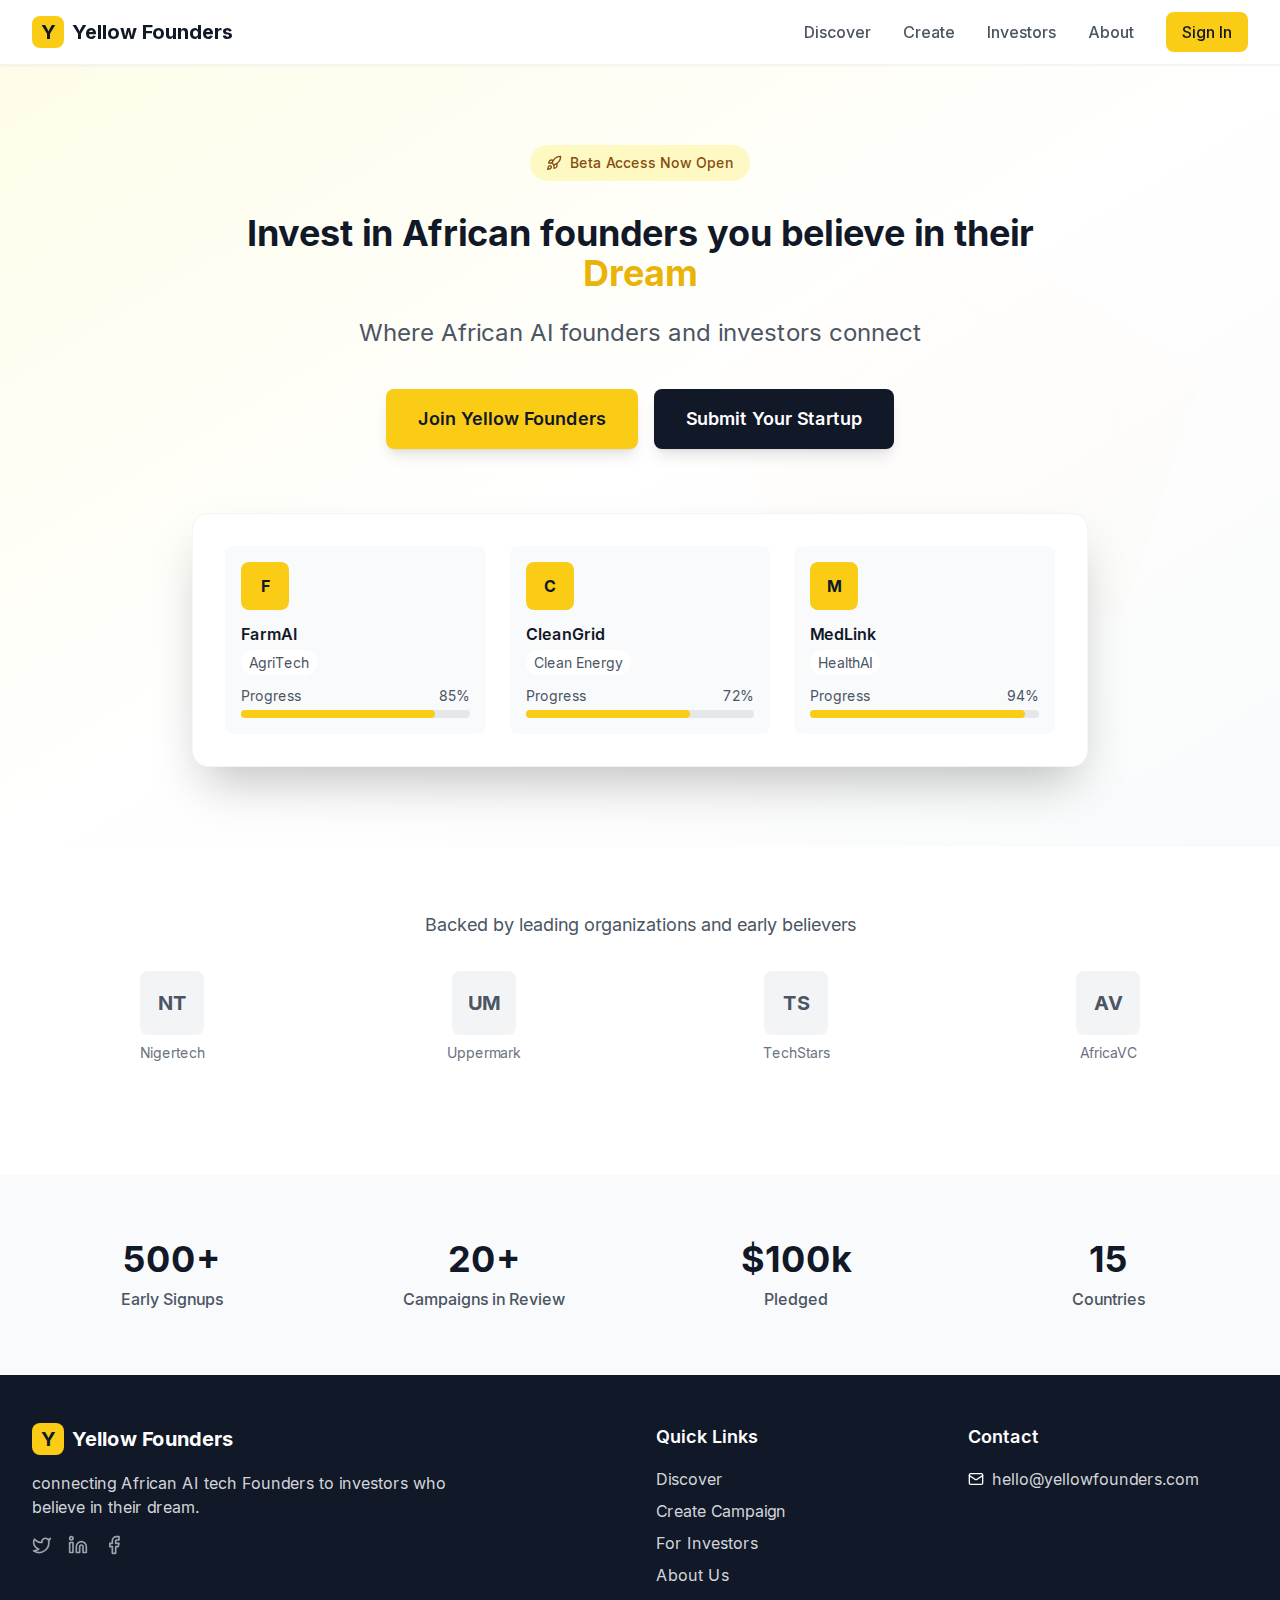
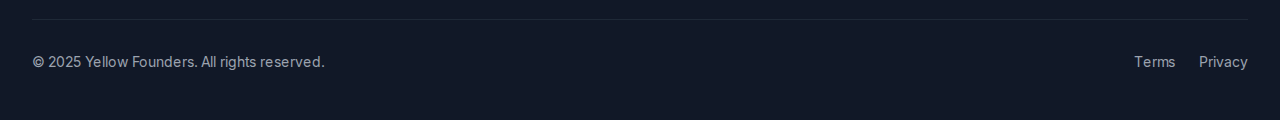
<file: index.html>
<!DOCTYPE html><html lang="en"><head><meta charSet="utf-8"/><meta name="viewport" content="width=device-width, initial-scale=1"/><link rel="stylesheet" href="/_next/static/css/498070972063a3ca.css" data-precedence="next"/><link rel="preload" href="/_next/static/chunks/webpack-c7e46860e3a3b837.js" as="script" fetchPriority="low"/><script src="/_next/static/chunks/fd9d1056-f3055c7cd3af78ed.js" async=""></script><script src="/_next/static/chunks/864-ae6ee7b0e9351f2d.js" async=""></script><script src="/_next/static/chunks/main-app-371d7f7c167a70be.js" async=""></script><title>Yellow Founders - Fuel Africa&#x27;s Future with Bold Ideas</title><meta name="description" content="We connect African AI and tech entrepreneurs with backers who believe in their mission."/><meta name="next-size-adjust"/><script src="/_next/static/chunks/polyfills-c67a75d1b6f99dc8.js" noModule=""></script></head><body class="__className_e8ce0c"><nav class="bg-white shadow-sm border-b border-gray-100 sticky top-0 z-50"><div class="max-w-7xl mx-auto px-4 sm:px-6 lg:px-8"><div class="flex justify-between items-center h-16"><a class="flex items-center space-x-2" href="/"><div class="w-8 h-8 bg-yellow-400 rounded-lg flex items-center justify-center"><span class="text-gray-900 font-bold text-xl">Y</span></div><span class="text-xl font-bold text-gray-900">Yellow Founders</span></a><div class="hidden md:flex items-center space-x-8"><a class="text-gray-600 hover:text-yellow-600 transition-colors duration-200 font-medium" href="/discover">Discover</a><a class="text-gray-600 hover:text-yellow-600 transition-colors duration-200 font-medium" href="/create">Create</a><a class="text-gray-600 hover:text-yellow-600 transition-colors duration-200 font-medium" href="/investors">Investors</a><a class="text-gray-600 hover:text-yellow-600 transition-colors duration-200 font-medium" href="/about">About</a><a class="bg-yellow-400 hover:bg-yellow-500 text-gray-900 px-4 py-2 rounded-lg font-medium transition-colors duration-200" href="/signin">Sign In</a></div><div class="md:hidden"><button class="text-gray-600 hover:text-gray-900 transition-colors duration-200"><svg xmlns="http://www.w3.org/2000/svg" width="24" height="24" viewBox="0 0 24 24" fill="none" stroke="currentColor" stroke-width="2" stroke-linecap="round" stroke-linejoin="round" class="lucide lucide-menu"><line x1="4" x2="20" y1="12" y2="12"></line><line x1="4" x2="20" y1="6" y2="6"></line><line x1="4" x2="20" y1="18" y2="18"></line></svg></button></div></div></div></nav><main class="min-h-screen"><section class="relative bg-gradient-to-br from-yellow-50 via-white to-gray-50 py-20 overflow-hidden"><div class="absolute inset-0 opacity-10"><svg class="absolute right-0 top-0 h-full w-1/2" viewBox="0 0 400 400" fill="none"><path d="M200 50 L350 150 L300 300 L100 300 L50 150 Z" stroke="#FFD700" stroke-width="2" fill="#FFD700" opacity="0.1"></path><path d="M200 100 L300 175 L275 275 L125 275 L100 175 Z" stroke="#FFD700" stroke-width="1" fill="none" opacity="0.2"></path></svg></div><div class="max-w-7xl mx-auto px-4 sm:px-6 lg:px-8 relative"><div class="text-center mb-12"><div class="inline-flex items-center space-x-2 bg-yellow-100 text-yellow-800 px-4 py-2 rounded-full text-sm font-medium mb-8"><svg xmlns="http://www.w3.org/2000/svg" width="16" height="16" viewBox="0 0 24 24" fill="none" stroke="currentColor" stroke-width="2" stroke-linecap="round" stroke-linejoin="round" class="lucide lucide-rocket"><path d="M4.5 16.5c-1.5 1.26-2 5-2 5s3.74-.5 5-2c.71-.84.7-2.13-.09-2.91a2.18 2.18 0 0 0-2.91-.09z"></path><path d="m12 15-3-3a22 22 0 0 1 2-3.95A12.88 12.88 0 0 1 22 2c0 2.72-.78 7.5-6 11a22.35 22.35 0 0 1-4 2z"></path><path d="M9 12H4s.55-3.03 2-4c1.62-1.08 5 0 5 0"></path><path d="M12 15v5s3.03-.55 4-2c1.08-1.62 0-5 0-5"></path></svg><span>Beta Access Now Open</span></div><h1 class="text-2xl md:text-4xl font-bold text-gray-900 mb-6 leading-tight">Invest in African founders you believe in their<span class="text-yellow-500 block">Dream</span></h1><p class="text-xl md:text-2xl text-gray-600 mb-10 max-w-3xl mx-auto leading-relaxed">Where African AI founders and investors connect</p><div class="flex flex-col sm:flex-row gap-4 justify-center items-center"><a class="bg-yellow-400 hover:bg-yellow-500 text-gray-900 px-8 py-4 rounded-lg text-lg font-semibold transition-all duration-300 transform hover:scale-105 shadow-lg hover:shadow-xl" href="/waitlist">Join Yellow Founders</a><a class="bg-gray-900 hover:bg-gray-800 text-white px-8 py-4 rounded-lg text-lg font-semibold transition-all duration-300 transform hover:scale-105 shadow-lg hover:shadow-xl" href="/create">Submit Your Startup</a></div></div><div class="mt-16 relative"><div class="bg-white rounded-2xl shadow-2xl p-8 max-w-4xl mx-auto border border-gray-100"><div class="grid grid-cols-1 md:grid-cols-3 gap-6"><div class="bg-gray-50 rounded-lg p-4 hover:shadow-md transition-shadow duration-300"><div class="w-12 h-12 bg-yellow-400 rounded-lg mb-3 flex items-center justify-center"><span class="font-bold text-gray-900">F</span></div><h3 class="font-semibold text-gray-900 mb-1">FarmAI</h3><span class="text-sm text-gray-600 bg-white px-2 py-1 rounded-full">AgriTech</span><div class="mt-3"><div class="flex justify-between text-sm text-gray-600 mb-1"><span>Progress</span><span>85<!-- -->%</span></div><div class="w-full bg-gray-200 rounded-full h-2"><div class="bg-yellow-400 h-2 rounded-full transition-all duration-500" style="width:85%"></div></div></div></div><div class="bg-gray-50 rounded-lg p-4 hover:shadow-md transition-shadow duration-300"><div class="w-12 h-12 bg-yellow-400 rounded-lg mb-3 flex items-center justify-center"><span class="font-bold text-gray-900">C</span></div><h3 class="font-semibold text-gray-900 mb-1">CleanGrid</h3><span class="text-sm text-gray-600 bg-white px-2 py-1 rounded-full">Clean Energy</span><div class="mt-3"><div class="flex justify-between text-sm text-gray-600 mb-1"><span>Progress</span><span>72<!-- -->%</span></div><div class="w-full bg-gray-200 rounded-full h-2"><div class="bg-yellow-400 h-2 rounded-full transition-all duration-500" style="width:72%"></div></div></div></div><div class="bg-gray-50 rounded-lg p-4 hover:shadow-md transition-shadow duration-300"><div class="w-12 h-12 bg-yellow-400 rounded-lg mb-3 flex items-center justify-center"><span class="font-bold text-gray-900">M</span></div><h3 class="font-semibold text-gray-900 mb-1">MedLink</h3><span class="text-sm text-gray-600 bg-white px-2 py-1 rounded-full">HealthAI</span><div class="mt-3"><div class="flex justify-between text-sm text-gray-600 mb-1"><span>Progress</span><span>94<!-- -->%</span></div><div class="w-full bg-gray-200 rounded-full h-2"><div class="bg-yellow-400 h-2 rounded-full transition-all duration-500" style="width:94%"></div></div></div></div></div></div></div></div></section><section class="py-16 bg-white"><div class="max-w-7xl mx-auto px-4 sm:px-6 lg:px-8"><div class="text-center mb-12"><p class="text-gray-600 text-lg mb-8">Backed by leading organizations and early believers</p><div class="grid grid-cols-2 md:grid-cols-4 gap-8 items-center"><div class="flex flex-col items-center group"><div class="w-16 h-16 bg-gray-100 rounded-lg flex items-center justify-center mb-2 group-hover:bg-yellow-50 transition-colors duration-300"><span class="text-xl font-bold text-gray-600 group-hover:text-yellow-600">NT</span></div><span class="text-sm text-gray-500 group-hover:text-gray-700 transition-colors duration-300">Nigertech</span></div><div class="flex flex-col items-center group"><div class="w-16 h-16 bg-gray-100 rounded-lg flex items-center justify-center mb-2 group-hover:bg-yellow-50 transition-colors duration-300"><span class="text-xl font-bold text-gray-600 group-hover:text-yellow-600">UM</span></div><span class="text-sm text-gray-500 group-hover:text-gray-700 transition-colors duration-300">Uppermark</span></div><div class="flex flex-col items-center group"><div class="w-16 h-16 bg-gray-100 rounded-lg flex items-center justify-center mb-2 group-hover:bg-yellow-50 transition-colors duration-300"><span class="text-xl font-bold text-gray-600 group-hover:text-yellow-600">TS</span></div><span class="text-sm text-gray-500 group-hover:text-gray-700 transition-colors duration-300">TechStars</span></div><div class="flex flex-col items-center group"><div class="w-16 h-16 bg-gray-100 rounded-lg flex items-center justify-center mb-2 group-hover:bg-yellow-50 transition-colors duration-300"><span class="text-xl font-bold text-gray-600 group-hover:text-yellow-600">AV</span></div><span class="text-sm text-gray-500 group-hover:text-gray-700 transition-colors duration-300">AfricaVC</span></div></div></div></div></section><section class="py-16 bg-gray-50"><div class="max-w-7xl mx-auto px-4 sm:px-6 lg:px-8"><div class="grid grid-cols-2 md:grid-cols-4 gap-8"><div class="text-center"><div class="text-3xl md:text-4xl font-bold text-gray-900 mb-2">500+</div><div class="text-gray-600 font-medium">Early Signups</div></div><div class="text-center"><div class="text-3xl md:text-4xl font-bold text-gray-900 mb-2">20+</div><div class="text-gray-600 font-medium">Campaigns in Review</div></div><div class="text-center"><div class="text-3xl md:text-4xl font-bold text-gray-900 mb-2">$100k</div><div class="text-gray-600 font-medium">Pledged</div></div><div class="text-center"><div class="text-3xl md:text-4xl font-bold text-gray-900 mb-2">15</div><div class="text-gray-600 font-medium">Countries</div></div></div></div></section></main><footer class="bg-gray-900 text-white py-12"><div class="max-w-7xl mx-auto px-4 sm:px-6 lg:px-8"><div class="grid grid-cols-1 md:grid-cols-4 gap-8"><div class="col-span-1 md:col-span-2"><div class="flex items-center space-x-2 mb-4"><div class="w-8 h-8 bg-yellow-400 rounded-lg flex items-center justify-center"><span class="text-gray-900 font-bold text-xl">Y</span></div><span class="text-xl font-bold">Yellow Founders</span></div><p class="text-gray-300 mb-4 max-w-md">connecting African AI tech Founders to investors who believe in their dream.</p><div class="flex space-x-4"><a href="#" class="text-gray-400 hover:text-yellow-400 transition-colors duration-200"><svg xmlns="http://www.w3.org/2000/svg" width="20" height="20" viewBox="0 0 24 24" fill="none" stroke="currentColor" stroke-width="2" stroke-linecap="round" stroke-linejoin="round" class="lucide lucide-twitter"><path d="M22 4s-.7 2.1-2 3.4c1.6 10-9.4 17.3-18 11.6 2.2.1 4.4-.6 6-2C3 15.5.5 9.6 3 5c2.2 2.6 5.6 4.1 9 4-.9-4.2 4-6.6 7-3.8 1.1 0 3-1.2 3-1.2z"></path></svg></a><a href="#" class="text-gray-400 hover:text-yellow-400 transition-colors duration-200"><svg xmlns="http://www.w3.org/2000/svg" width="20" height="20" viewBox="0 0 24 24" fill="none" stroke="currentColor" stroke-width="2" stroke-linecap="round" stroke-linejoin="round" class="lucide lucide-linkedin"><path d="M16 8a6 6 0 0 1 6 6v7h-4v-7a2 2 0 0 0-2-2 2 2 0 0 0-2 2v7h-4v-7a6 6 0 0 1 6-6z"></path><rect width="4" height="12" x="2" y="9"></rect><circle cx="4" cy="4" r="2"></circle></svg></a><a href="#" class="text-gray-400 hover:text-yellow-400 transition-colors duration-200"><svg xmlns="http://www.w3.org/2000/svg" width="20" height="20" viewBox="0 0 24 24" fill="none" stroke="currentColor" stroke-width="2" stroke-linecap="round" stroke-linejoin="round" class="lucide lucide-facebook"><path d="M18 2h-3a5 5 0 0 0-5 5v3H7v4h3v8h4v-8h3l1-4h-4V7a1 1 0 0 1 1-1h3z"></path></svg></a></div></div><div><h3 class="text-lg font-semibold mb-4">Quick Links</h3><ul class="space-y-2"><li><a class="text-gray-300 hover:text-yellow-400 transition-colors duration-200" href="/discover">Discover</a></li><li><a class="text-gray-300 hover:text-yellow-400 transition-colors duration-200" href="/create">Create Campaign</a></li><li><a class="text-gray-300 hover:text-yellow-400 transition-colors duration-200" href="/investors">For Investors</a></li><li><a class="text-gray-300 hover:text-yellow-400 transition-colors duration-200" href="/about">About Us</a></li></ul></div><div><h3 class="text-lg font-semibold mb-4">Contact</h3><div class="flex items-center space-x-2 mb-2"><svg xmlns="http://www.w3.org/2000/svg" width="16" height="16" viewBox="0 0 24 24" fill="none" stroke="currentColor" stroke-width="2" stroke-linecap="round" stroke-linejoin="round" class="lucide lucide-mail"><rect width="20" height="16" x="2" y="4" rx="2"></rect><path d="m22 7-8.97 5.7a1.94 1.94 0 0 1-2.06 0L2 7"></path></svg><a href="mailto:hello@yellowfounders.com" class="text-gray-300 hover:text-yellow-400 transition-colors duration-200">hello@yellowfounders.com</a></div></div></div><div class="border-t border-gray-800 mt-8 pt-8 flex flex-col md:flex-row justify-between items-center"><p class="text-gray-400 text-sm mb-4 md:mb-0">© 2025 Yellow Founders. All rights reserved.</p><div class="flex space-x-6 text-sm"><a class="text-gray-400 hover:text-yellow-400 transition-colors duration-200" href="#">Terms</a><a class="text-gray-400 hover:text-yellow-400 transition-colors duration-200" href="#">Privacy</a></div></div></div></footer><script src="/_next/static/chunks/webpack-c7e46860e3a3b837.js" async=""></script><script>(self.__next_f=self.__next_f||[]).push([0])</script><script>self.__next_f.push([1,"1:HL[\"/_next/static/media/e4af272ccee01ff0-s.p.woff2\",\"font\",{\"crossOrigin\":\"\",\"type\":\"font/woff2\"}]\n2:HL[\"/_next/static/css/498070972063a3ca.css\",\"style\"]\n0:\"$L3\"\n"])</script><script>self.__next_f.push([1,"4:I{\"id\":6054,\"chunks\":[\"272:static/chunks/webpack-c7e46860e3a3b837.js\",\"971:static/chunks/fd9d1056-f3055c7cd3af78ed.js\",\"864:static/chunks/864-ae6ee7b0e9351f2d.js\"],\"name\":\"\",\"async\":false}\n6:I{\"id\":1729,\"chunks\":[\"272:static/chunks/webpack-c7e46860e3a3b837.js\",\"971:static/chunks/fd9d1056-f3055c7cd3af78ed.js\",\"864:static/chunks/864-ae6ee7b0e9351f2d.js\"],\"name\":\"\",\"async\":false}\n7:I{\"id\":8136,\"chunks\":[\"724:static/chunks/724-e1f800222284fc1f.js\",\"185:static/chunks/app/layout-c472d15f5cfaec5d.js\"],\"name\":\"\","])</script><script>self.__next_f.push([1,"\"async\":false}\n8:I{\"id\":1443,\"chunks\":[\"272:static/chunks/webpack-c7e46860e3a3b837.js\",\"971:static/chunks/fd9d1056-f3055c7cd3af78ed.js\",\"864:static/chunks/864-ae6ee7b0e9351f2d.js\"],\"name\":\"\",\"async\":false}\n9:I{\"id\":8639,\"chunks\":[\"272:static/chunks/webpack-c7e46860e3a3b837.js\",\"971:static/chunks/fd9d1056-f3055c7cd3af78ed.js\",\"864:static/chunks/864-ae6ee7b0e9351f2d.js\"],\"name\":\"\",\"async\":false}\nb:I{\"id\":4724,\"chunks\":[\"724:static/chunks/724-e1f800222284fc1f.js\",\"931:static/chunks/app/page-10bf39479258ff4e.js"])</script><script>self.__next_f.push([1,"\"],\"name\":\"\",\"async\":false}\n"])</script><script>self.__next_f.push([1,"3:[[[\"$\",\"link\",\"0\",{\"rel\":\"stylesheet\",\"href\":\"/_next/static/css/498070972063a3ca.css\",\"precedence\":\"next\"}]],[\"$\",\"$L4\",null,{\"buildId\":\"r0zx-ydnOUTna91bbisb7\",\"assetPrefix\":\"\",\"initialCanonicalUrl\":\"/\",\"initialTree\":[\"\",{\"children\":[\"__PAGE__\",{}]},\"$undefined\",\"$undefined\",true],\"initialHead\":[false,\"$L5\"],\"globalErrorComponent\":\"$6\",\"children\":[null,[\"$\",\"html\",null,{\"lang\":\"en\",\"children\":[\"$\",\"body\",null,{\"className\":\"__className_e8ce0c\",\"children\":[[\"$\",\"$L7\",null,{}],[\"$\",\"main\",null,{\"className\":\"min-h-screen\",\"children\":[\"$\",\"$L8\",null,{\"parallelRouterKey\":\"children\",\"segmentPath\":[\"children\"],\"loading\":\"$undefined\",\"loadingStyles\":\"$undefined\",\"hasLoading\":false,\"error\":\"$undefined\",\"errorStyles\":\"$undefined\",\"template\":[\"$\",\"$L9\",null,{}],\"templateStyles\":\"$undefined\",\"notFound\":[[\"$\",\"title\",null,{\"children\":\"404: This page could not be found.\"}],[\"$\",\"div\",null,{\"style\":{\"fontFamily\":\"system-ui,\\\"Segoe UI\\\",Roboto,Helvetica,Arial,sans-serif,\\\"Apple Color Emoji\\\",\\\"Segoe UI Emoji\\\"\",\"height\":\"100vh\",\"textAlign\":\"center\",\"display\":\"flex\",\"flexDirection\":\"column\",\"alignItems\":\"center\",\"justifyContent\":\"center\"},\"children\":[\"$\",\"div\",null,{\"children\":[[\"$\",\"style\",null,{\"dangerouslySetInnerHTML\":{\"__html\":\"body{color:#000;background:#fff;margin:0}.next-error-h1{border-right:1px solid rgba(0,0,0,.3)}@media (prefers-color-scheme:dark){body{color:#fff;background:#000}.next-error-h1{border-right:1px solid rgba(255,255,255,.3)}}\"}}],[\"$\",\"h1\",null,{\"className\":\"next-error-h1\",\"style\":{\"display\":\"inline-block\",\"margin\":\"0 20px 0 0\",\"padding\":\"0 23px 0 0\",\"fontSize\":24,\"fontWeight\":500,\"verticalAlign\":\"top\",\"lineHeight\":\"49px\"},\"children\":\"404\"}],[\"$\",\"div\",null,{\"style\":{\"display\":\"inline-block\"},\"children\":[\"$\",\"h2\",null,{\"style\":{\"fontSize\":14,\"fontWeight\":400,\"lineHeight\":\"49px\",\"margin\":0},\"children\":\"This page could not be found.\"}]}]]}]}]],\"notFoundStyles\":[],\"childProp\":{\"current\":[\"$La\",[[\"$\",\"section\",null,{\"className\":\"relative bg-gradient-to-br from-yellow-50 via-white to-gray-50 py-20 overflow-hidden\",\"children\":[[\"$\",\"div\",null,{\"className\":\"absolute inset-0 opacity-10\",\"children\":[\"$\",\"svg\",null,{\"className\":\"absolute right-0 top-0 h-full w-1/2\",\"viewBox\":\"0 0 400 400\",\"fill\":\"none\",\"children\":[[\"$\",\"path\",null,{\"d\":\"M200 50 L350 150 L300 300 L100 300 L50 150 Z\",\"stroke\":\"#FFD700\",\"strokeWidth\":\"2\",\"fill\":\"#FFD700\",\"opacity\":\"0.1\"}],[\"$\",\"path\",null,{\"d\":\"M200 100 L300 175 L275 275 L125 275 L100 175 Z\",\"stroke\":\"#FFD700\",\"strokeWidth\":\"1\",\"fill\":\"none\",\"opacity\":\"0.2\"}]]}]}],[\"$\",\"div\",null,{\"className\":\"max-w-7xl mx-auto px-4 sm:px-6 lg:px-8 relative\",\"children\":[[\"$\",\"div\",null,{\"className\":\"text-center mb-12\",\"children\":[[\"$\",\"div\",null,{\"className\":\"inline-flex items-center space-x-2 bg-yellow-100 text-yellow-800 px-4 py-2 rounded-full text-sm font-medium mb-8\",\"children\":[[\"$\",\"svg\",null,{\"xmlns\":\"http://www.w3.org/2000/svg\",\"width\":16,\"height\":16,\"viewBox\":\"0 0 24 24\",\"fill\":\"none\",\"stroke\":\"currentColor\",\"strokeWidth\":2,\"strokeLinecap\":\"round\",\"strokeLinejoin\":\"round\",\"className\":\"lucide lucide-rocket\",\"children\":[[\"$\",\"path\",\"m3kijz\",{\"d\":\"M4.5 16.5c-1.5 1.26-2 5-2 5s3.74-.5 5-2c.71-.84.7-2.13-.09-2.91a2.18 2.18 0 0 0-2.91-.09z\"}],[\"$\",\"path\",\"1fmvmk\",{\"d\":\"m12 15-3-3a22 22 0 0 1 2-3.95A12.88 12.88 0 0 1 22 2c0 2.72-.78 7.5-6 11a22.35 22.35 0 0 1-4 2z\"}],[\"$\",\"path\",\"1f8sc4\",{\"d\":\"M9 12H4s.55-3.03 2-4c1.62-1.08 5 0 5 0\"}],[\"$\",\"path\",\"qeys4\",{\"d\":\"M12 15v5s3.03-.55 4-2c1.08-1.62 0-5 0-5\"}],\"$undefined\"]}],[\"$\",\"span\",null,{\"children\":\"Beta Access Now Open\"}]]}],[\"$\",\"h1\",null,{\"className\":\"text-2xl md:text-4xl font-bold text-gray-900 mb-6 leading-tight\",\"children\":[\"Invest in African founders you believe in their\",[\"$\",\"span\",null,{\"className\":\"text-yellow-500 block\",\"children\":\"Dream\"}]]}],[\"$\",\"p\",null,{\"className\":\"text-xl md:text-2xl text-gray-600 mb-10 max-w-3xl mx-auto leading-relaxed\",\"children\":\"Where African AI founders and investors connect\"}],[\"$\",\"div\",null,{\"className\":\"flex flex-col sm:flex-row gap-4 justify-center items-center\",\"children\":[[\"$\",\"$Lb\",null,{\"href\":\"/waitlist\",\"className\":\"bg-yellow-400 hover:bg-yellow-500 text-gray-900 px-8 py-4 rounded-lg text-lg font-semibold transition-all duration-300 transform hover:scale-105 shadow-lg hover:shadow-xl\",\"children\":\"Join Yellow Founders\"}],[\"$\",\"$Lb\",null,{\"href\":\"/create\",\"className\":\"bg-gray-900 hover:bg-gray-800 text-white px-8 py-4 rounded-lg text-lg font-semibold transition-all duration-300 transform hover:scale-105 shadow-lg hover:shadow-xl\",\"children\":\"Submit Your Startup\"}]]}]]}],[\"$\",\"div\",null,{\"className\":\"mt-16 relative\",\"children\":[\"$\",\"div\",null,{\"className\":\"bg-white rounded-2xl shadow-2xl p-8 max-w-4xl mx-auto border border-gray-100\",\"children\":[\"$\",\"div\",null,{\"className\":\"grid grid-cols-1 md:grid-cols-3 gap-6\",\"children\":[[\"$\",\"div\",\"0\",{\"className\":\"bg-gray-50 rounded-lg p-4 hover:shadow-md transition-shadow duration-300\",\"children\":[[\"$\",\"div\",null,{\"className\":\"w-12 h-12 bg-yellow-400 rounded-lg mb-3 flex items-center justify-center\",\"children\":[\"$\",\"span\",null,{\"className\":\"font-bold text-gray-900\",\"children\":\"F\"}]}],[\"$\",\"h3\",null,{\"className\":\"font-semibold text-gray-900 mb-1\",\"children\":\"FarmAI\"}],[\"$\",\"span\",null,{\"className\":\"text-sm text-gray-600 bg-white px-2 py-1 rounded-full\",\"children\":\"AgriTech\"}],[\"$\",\"div\",null,{\"className\":\"mt-3\",\"children\":[[\"$\",\"div\",null,{\"className\":\"flex justify-between text-sm text-gray-600 mb-1\",\"children\":[[\"$\",\"span\",null,{\"children\":\"Progress\"}],[\"$\",\"span\",null,{\"children\":[85,\"%\"]}]]}],[\"$\",\"div\",null,{\"className\":\"w-full bg-gray-200 rounded-full h-2\",\"children\":[\"$\",\"div\",null,{\"className\":\"bg-yellow-400 h-2 rounded-full transition-all duration-500\",\"style\":{\"width\":\"85%\"}}]}]]}]]}],[\"$\",\"div\",\"1\",{\"className\":\"bg-gray-50 rounded-lg p-4 hover:shadow-md transition-shadow duration-300\",\"children\":[[\"$\",\"div\",null,{\"className\":\"w-12 h-12 bg-yellow-400 rounded-lg mb-3 flex items-center justify-center\",\"children\":[\"$\",\"span\",null,{\"className\":\"font-bold text-gray-900\",\"children\":\"C\"}]}],[\"$\",\"h3\",null,{\"className\":\"font-semibold text-gray-900 mb-1\",\"children\":\"CleanGrid\"}],[\"$\",\"span\",null,{\"className\":\"text-sm text-gray-600 bg-white px-2 py-1 rounded-full\",\"children\":\"Clean Energy\"}],[\"$\",\"div\",null,{\"className\":\"mt-3\",\"children\":[[\"$\",\"div\",null,{\"className\":\"flex justify-between text-sm text-gray-600 mb-1\",\"children\":[[\"$\",\"span\",null,{\"children\":\"Progress\"}],[\"$\",\"span\",null,{\"children\":[72,\"%\"]}]]}],[\"$\",\"div\",null,{\"className\":\"w-full bg-gray-200 rounded-full h-2\",\"children\":[\"$\",\"div\",null,{\"className\":\"bg-yellow-400 h-2 rounded-full transition-all duration-500\",\"style\":{\"width\":\"72%\"}}]}]]}]]}],[\"$\",\"div\",\"2\",{\"className\":\"bg-gray-50 rounded-lg p-4 hover:shadow-md transition-shadow duration-300\",\"children\":[[\"$\",\"div\",null,{\"className\":\"w-12 h-12 bg-yellow-400 rounded-lg mb-3 flex items-center justify-center\",\"children\":[\"$\",\"span\",null,{\"className\":\"font-bold text-gray-900\",\"children\":\"M\"}]}],[\"$\",\"h3\",null,{\"className\":\"font-semibold text-gray-900 mb-1\",\"children\":\"MedLink\"}],[\"$\",\"span\",null,{\"className\":\"text-sm text-gray-600 bg-white px-2 py-1 rounded-full\",\"children\":\"HealthAI\"}],[\"$\",\"div\",null,{\"className\":\"mt-3\",\"children\":[[\"$\",\"div\",null,{\"className\":\"flex justify-between text-sm text-gray-600 mb-1\",\"children\":[[\"$\",\"span\",null,{\"children\":\"Progress\"}],[\"$\",\"span\",null,{\"children\":[94,\"%\"]}]]}],[\"$\",\"div\",null,{\"className\":\"w-full bg-gray-200 rounded-full h-2\",\"children\":[\"$\",\"div\",null,{\"className\":\"bg-yellow-400 h-2 rounded-full transition-all duration-500\",\"style\":{\"width\":\"94%\"}}]}]]}]]}]]}]}]}]]}]]}],[\"$\",\"section\",null,{\"className\":\"py-16 bg-white\",\"children\":[\"$\",\"div\",null,{\"className\":\"max-w-7xl mx-auto px-4 sm:px-6 lg:px-8\",\"children\":[\"$\",\"div\",null,{\"className\":\"text-center mb-12\",\"children\":[[\"$\",\"p\",null,{\"className\":\"text-gray-600 text-lg mb-8\",\"children\":\"Backed by leading organizations and early believers\"}],[\"$\",\"div\",null,{\"className\":\"grid grid-cols-2 md:grid-cols-4 gap-8 items-center\",\"children\":[[\"$\",\"div\",\"0\",{\"className\":\"flex flex-col items-center group\",\"children\":[[\"$\",\"div\",null,{\"className\":\"w-16 h-16 bg-gray-100 rounded-lg flex items-center justify-center mb-2 group-hover:bg-yellow-50 transition-colors duration-300\",\"children\":[\"$\",\"span\",null,{\"className\":\"text-xl font-bold text-gray-600 group-hover:text-yellow-600\",\"children\":\"NT\"}]}],[\"$\",\"span\",null,{\"className\":\"text-sm text-gray-500 group-hover:text-gray-700 transition-colors duration-300\",\"children\":\"Nigertech\"}]]}],[\"$\",\"div\",\"1\",{\"className\":\"flex flex-col items-center group\",\"children\":[[\"$\",\"div\",null,{\"className\":\"w-16 h-16 bg-gray-100 rounded-lg flex items-center justify-center mb-2 group-hover:bg-yellow-50 transition-colors duration-300\",\"children\":[\"$\",\"span\",null,{\"className\":\"text-xl font-bold text-gray-600 group-hover:text-yellow-600\",\"children\":\"UM\"}]}],[\"$\",\"span\",null,{\"className\":\"text-sm text-gray-500 group-hover:text-gray-700 transition-colors duration-300\",\"children\":\"Uppermark\"}]]}],[\"$\",\"div\",\"2\",{\"className\":\"flex flex-col items-center group\",\"children\":[[\"$\",\"div\",null,{\"className\":\"w-16 h-16 bg-gray-100 rounded-lg flex items-center justify-center mb-2 group-hover:bg-yellow-50 transition-colors duration-300\",\"children\":[\"$\",\"span\",null,{\"className\":\"text-xl font-bold text-gray-600 group-hover:text-yellow-600\",\"children\":\"TS\"}]}],[\"$\",\"span\",null,{\"className\":\"text-sm text-gray-500 group-hover:text-gray-700 transition-colors duration-300\",\"children\":\"TechStars\"}]]}],[\"$\",\"div\",\"3\",{\"className\":\"flex flex-col items-center group\",\"children\":[[\"$\",\"div\",null,{\"className\":\"w-16 h-16 bg-gray-100 rounded-lg flex items-center justify-center mb-2 group-hover:bg-yellow-50 transition-colors duration-300\",\"children\":[\"$\",\"span\",null,{\"className\":\"text-xl font-bold text-gray-600 group-hover:text-yellow-600\",\"children\":\"AV\"}]}],[\"$\",\"span\",null,{\"className\":\"text-sm text-gray-500 group-hover:text-gray-700 transition-colors duration-300\",\"children\":\"AfricaVC\"}]]}]]}]]}]}]}],[\"$\",\"section\",null,{\"className\":\"py-16 bg-gray-50\",\"children\":[\"$\",\"div\",null,{\"className\":\"max-w-7xl mx-auto px-4 sm:px-6 lg:px-8\",\"children\":[\"$\",\"div\",null,{\"className\":\"grid grid-cols-2 md:grid-cols-4 gap-8\",\"children\":[[\"$\",\"div\",\"0\",{\"className\":\"text-center\",\"children\":[[\"$\",\"div\",null,{\"className\":\"text-3xl md:text-4xl font-bold text-gray-900 mb-2\",\"children\":\"500+\"}],[\"$\",\"div\",null,{\"className\":\"text-gray-600 font-medium\",\"children\":\"Early Signups\"}]]}],[\"$\",\"div\",\"1\",{\"className\":\"text-center\",\"children\":[[\"$\",\"div\",null,{\"className\":\"text-3xl md:text-4xl font-bold text-gray-900 mb-2\",\"children\":\"20+\"}],[\"$\",\"div\",null,{\"className\":\"text-gray-600 font-medium\",\"children\":\"Campaigns in Review\"}]]}],[\"$\",\"div\",\"2\",{\"className\":\"text-center\",\"children\":[[\"$\",\"div\",null,{\"className\":\"text-3xl md:text-4xl font-bold text-gray-900 mb-2\",\"children\":\"$$100k\"}],[\"$\",\"div\",null,{\"className\":\"text-gray-600 font-medium\",\"children\":\"Pledged\"}]]}],[\"$\",\"div\",\"3\",{\"className\":\"text-center\",\"children\":[[\"$\",\"div\",null,{\"className\":\"text-3xl md:text-4xl font-bold text-gray-900 mb-2\",\"children\":\"15\"}],[\"$\",\"div\",null,{\"className\":\"text-gray-600 font-medium\",\"children\":\"Countries\"}]]}]]}]}]}]],null],\"segment\":\"__PAGE__\"},\"styles\":[]}]}],[\"$\",\"footer\",null,{\"className\":\"bg-gray-900 text-white py-12\",\"children\":[\"$\",\"div\",null,{\"className\":\"max-w-7xl mx-auto px-4 sm:px-6 lg:px-8\",\"children\":[[\"$\",\"div\",null,{\"className\":\"grid grid-cols-1 md:grid-cols-4 gap-8\",\"children\":[[\"$\",\"div\",null,{\"className\":\"col-span-1 md:col-span-2\",\"children\":[[\"$\",\"div\",null,{\"className\":\"flex items-center space-x-2 mb-4\",\"children\":[[\"$\",\"div\",null,{\"className\":\"w-8 h-8 bg-yellow-400 rounded-lg flex items-center justify-center\",\"children\":[\"$\",\"span\",null,{\"className\":\"text-gray-900 font-bold text-xl\",\"children\":\"Y\"}]}],[\"$\",\"span\",null,{\"className\":\"text-xl font-bold\",\"children\":\"Yellow Founders\"}]]}],[\"$\",\"p\",null,{\"className\":\"text-gray-300 mb-4 max-w-md\",\"children\":\"connecting African AI tech Founders to investors who believe in their dream.\"}],[\"$\",\"div\",null,{\"className\":\"flex space-x-4\",\"children\":[[\"$\",\"a\",null,{\"href\":\"#\",\"className\":\"text-gray-400 hover:text-yellow-400 transition-colors duration-200\",\"children\":[\"$\",\"svg\",null,{\"xmlns\":\"http://www.w3.org/2000/svg\",\"width\":20,\"height\":20,\"viewBox\":\"0 0 24 24\",\"fill\":\"none\",\"stroke\":\"currentColor\",\"strokeWidth\":2,\"strokeLinecap\":\"round\",\"strokeLinejoin\":\"round\",\"className\":\"lucide lucide-twitter\",\"children\":[[\"$\",\"path\",\"pff0z6\",{\"d\":\"M22 4s-.7 2.1-2 3.4c1.6 10-9.4 17.3-18 11.6 2.2.1 4.4-.6 6-2C3 15.5.5 9.6 3 5c2.2 2.6 5.6 4.1 9 4-.9-4.2 4-6.6 7-3.8 1.1 0 3-1.2 3-1.2z\"}],\"$undefined\"]}]}],[\"$\",\"a\",null,{\"href\":\"#\",\"className\":\"text-gray-400 hover:text-yellow-400 transition-colors duration-200\",\"children\":[\"$\",\"svg\",null,{\"xmlns\":\"http://www.w3.org/2000/svg\",\"width\":20,\"height\":20,\"viewBox\":\"0 0 24 24\",\"fill\":\"none\",\"stroke\":\"currentColor\",\"strokeWidth\":2,\"strokeLinecap\":\"round\",\"strokeLinejoin\":\"round\",\"className\":\"lucide lucide-linkedin\",\"children\":[[\"$\",\"path\",\"c2jq9f\",{\"d\":\"M16 8a6 6 0 0 1 6 6v7h-4v-7a2 2 0 0 0-2-2 2 2 0 0 0-2 2v7h-4v-7a6 6 0 0 1 6-6z\"}],[\"$\",\"rect\",\"mk3on5\",{\"width\":\"4\",\"height\":\"12\",\"x\":\"2\",\"y\":\"9\"}],[\"$\",\"circle\",\"bt5ra8\",{\"cx\":\"4\",\"cy\":\"4\",\"r\":\"2\"}],\"$undefined\"]}]}],[\"$\",\"a\",null,{\"href\":\"#\",\"className\":\"text-gray-400 hover:text-yellow-400 transition-colors duration-200\",\"children\":[\"$\",\"svg\",null,{\"xmlns\":\"http://www.w3.org/2000/svg\",\"width\":20,\"height\":20,\"viewBox\":\"0 0 24 24\",\"fill\":\"none\",\"stroke\":\"currentColor\",\"strokeWidth\":2,\"strokeLinecap\":\"round\",\"strokeLinejoin\":\"round\",\"className\":\"lucide lucide-facebook\",\"children\":[[\"$\",\"path\",\"1jg4f8\",{\"d\":\"M18 2h-3a5 5 0 0 0-5 5v3H7v4h3v8h4v-8h3l1-4h-4V7a1 1 0 0 1 1-1h3z\"}],\"$undefined\"]}]}]]}]]}],[\"$\",\"div\",null,{\"children\":[[\"$\",\"h3\",null,{\"className\":\"text-lg font-semibold mb-4\",\"children\":\"Quick Links\"}],[\"$\",\"ul\",null,{\"className\":\"space-y-2\",\"children\":[[\"$\",\"li\",null,{\"children\":[\"$\",\"$Lb\",null,{\"href\":\"/discover\",\"className\":\"text-gray-300 hover:text-yellow-400 transition-colors duration-200\",\"children\":\"Discover\"}]}],[\"$\",\"li\",null,{\"children\":[\"$\",\"$Lb\",null,{\"href\":\"/create\",\"className\":\"text-gray-300 hover:text-yellow-400 transition-colors duration-200\",\"children\":\"Create Campaign\"}]}],[\"$\",\"li\",null,{\"children\":[\"$\",\"$Lb\",null,{\"href\":\"/investors\",\"className\":\"text-gray-300 hover:text-yellow-400 transition-colors duration-200\",\"children\":\"For Investors\"}]}],[\"$\",\"li\",null,{\"children\":[\"$\",\"$Lb\",null,{\"href\":\"/about\",\"className\":\"text-gray-300 hover:text-yellow-400 transition-colors duration-200\",\"children\":\"About Us\"}]}]]}]]}],[\"$\",\"div\",null,{\"children\":[[\"$\",\"h3\",null,{\"className\":\"text-lg font-semibold mb-4\",\"children\":\"Contact\"}],[\"$\",\"div\",null,{\"className\":\"flex items-center space-x-2 mb-2\",\"children\":[[\"$\",\"svg\",null,{\"xmlns\":\"http://www.w3.org/2000/svg\",\"width\":16,\"height\":16,\"viewBox\":\"0 0 24 24\",\"fill\":\"none\",\"stroke\":\"currentColor\",\"strokeWidth\":2,\"strokeLinecap\":\"round\",\"strokeLinejoin\":\"round\",\"className\":\"lucide lucide-mail\",\"children\":[[\"$\",\"rect\",\"18n3k1\",{\"width\":\"20\",\"height\":\"16\",\"x\":\"2\",\"y\":\"4\",\"rx\":\"2\"}],[\"$\",\"path\",\"1ocrg3\",{\"d\":\"m22 7-8.97 5.7a1.94 1.94 0 0 1-2.06 0L2 7\"}],\"$undefined\"]}],[\"$\",\"a\",null,{\"href\":\"mailto:hello@yellowfounders.com\",\"className\":\"text-gray-300 hover:text-yellow-400 transition-colors duration-200\",\"children\":\"hello@yellowfounders.com\"}]]}]]}]]}],[\"$\",\"div\",null,{\"className\":\"border-t border-gray-800 mt-8 pt-8 flex flex-col md:flex-row justify-between items-center\",\"children\":[[\"$\",\"p\",null,{\"className\":\"text-gray-400 text-sm mb-4 md:mb-0\",\"children\":\"© 2025 Yellow Founders. All rights reserved.\"}],[\"$\",\"div\",null,{\"className\":\"flex space-x-6 text-sm\",\"children\":[[\"$\",\"$Lb\",null,{\"href\":\"#\",\"className\":\"text-gray-400 hover:text-yellow-400 transition-colors duration-200\",\"children\":\"Terms\"}],[\"$\",\"$Lb\",null,{\"href\":\"#\",\"className\":\"text-gray-400 hover:text-yellow-400 transition-colors duration-200\",\"children\":\"Privacy\"}]]}]]}]]}]}]]}]}],null]}]]\n"])</script><script>self.__next_f.push([1,"5:[[\"$\",\"meta\",\"0\",{\"charSet\":\"utf-8\"}],[\"$\",\"title\",\"1\",{\"children\":\"Yellow Founders - Fuel Africa's Future with Bold Ideas\"}],[\"$\",\"meta\",\"2\",{\"name\":\"description\",\"content\":\"We connect African AI and tech entrepreneurs with backers who believe in their mission.\"}],[\"$\",\"meta\",\"3\",{\"name\":\"viewport\",\"content\":\"width=device-width, initial-scale=1\"}],[\"$\",\"meta\",\"4\",{\"name\":\"next-size-adjust\"}]]\na:null\n"])</script></body></html>
</file>
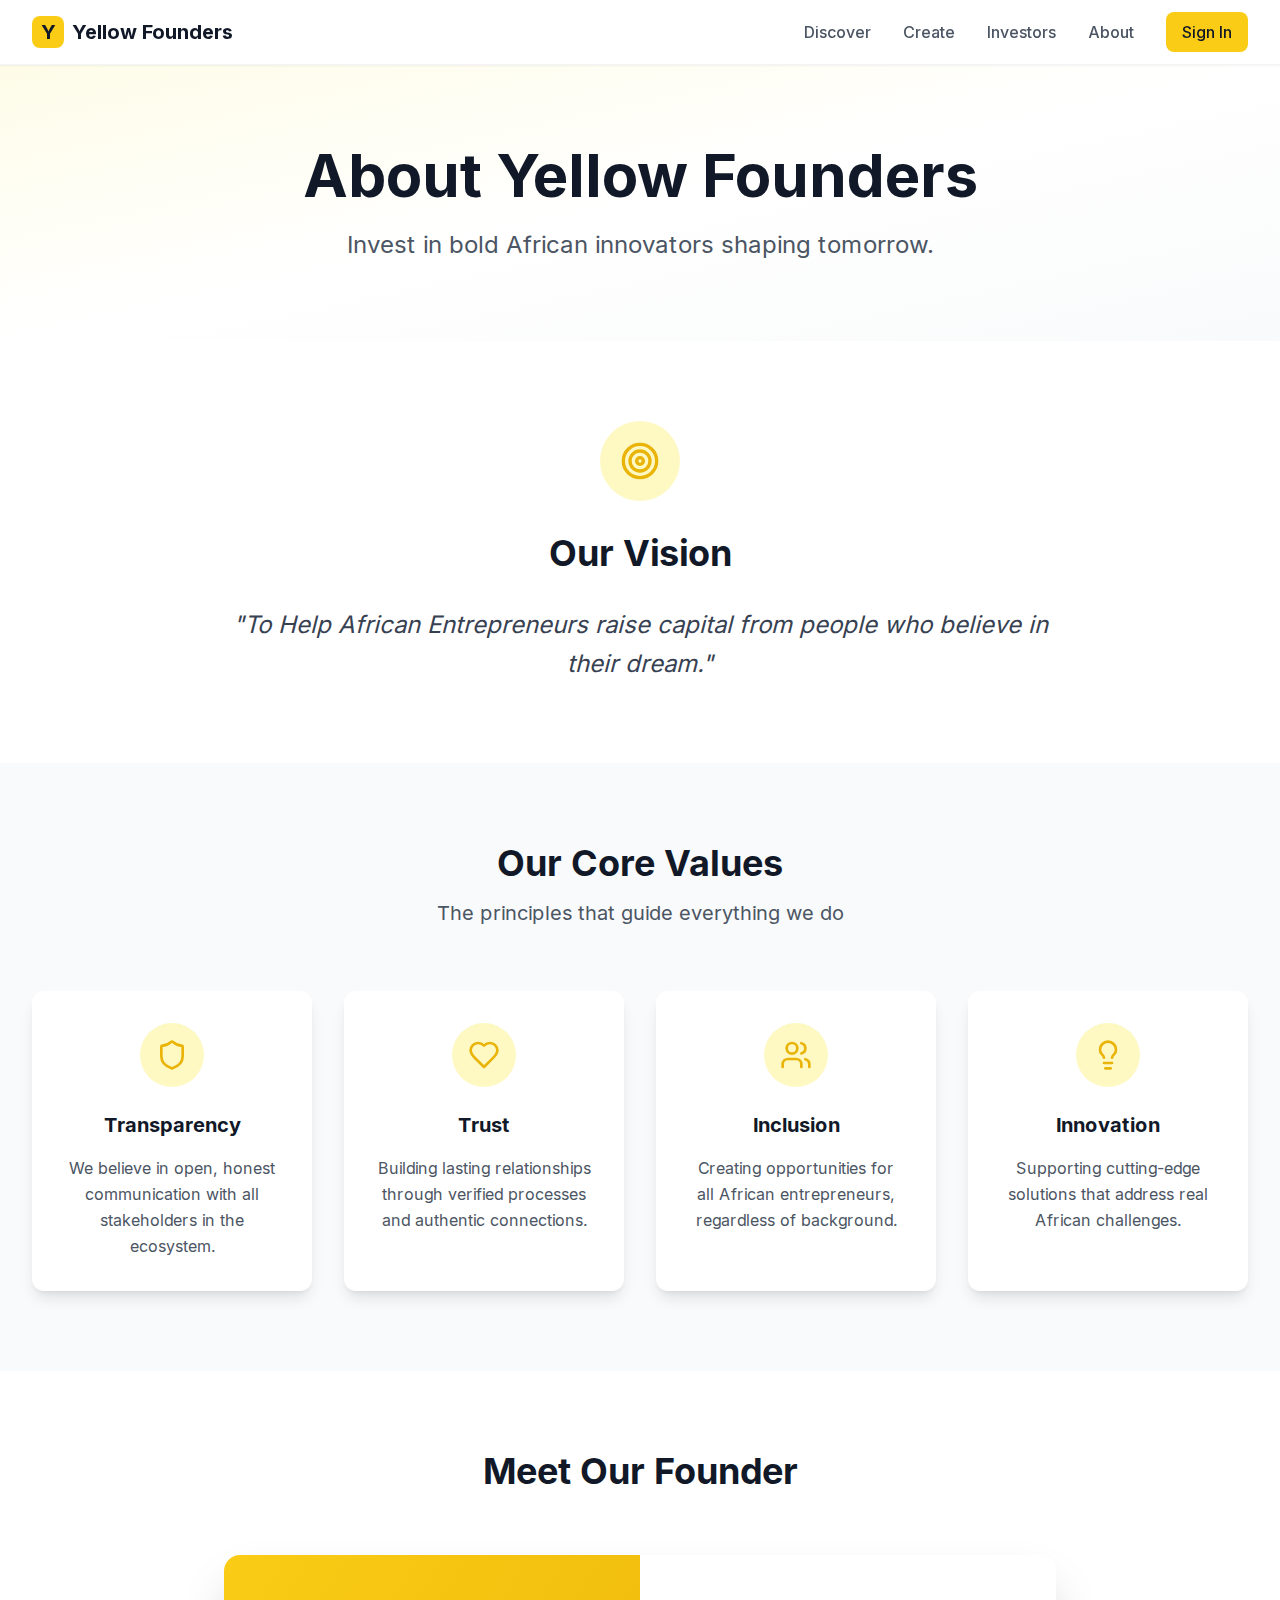
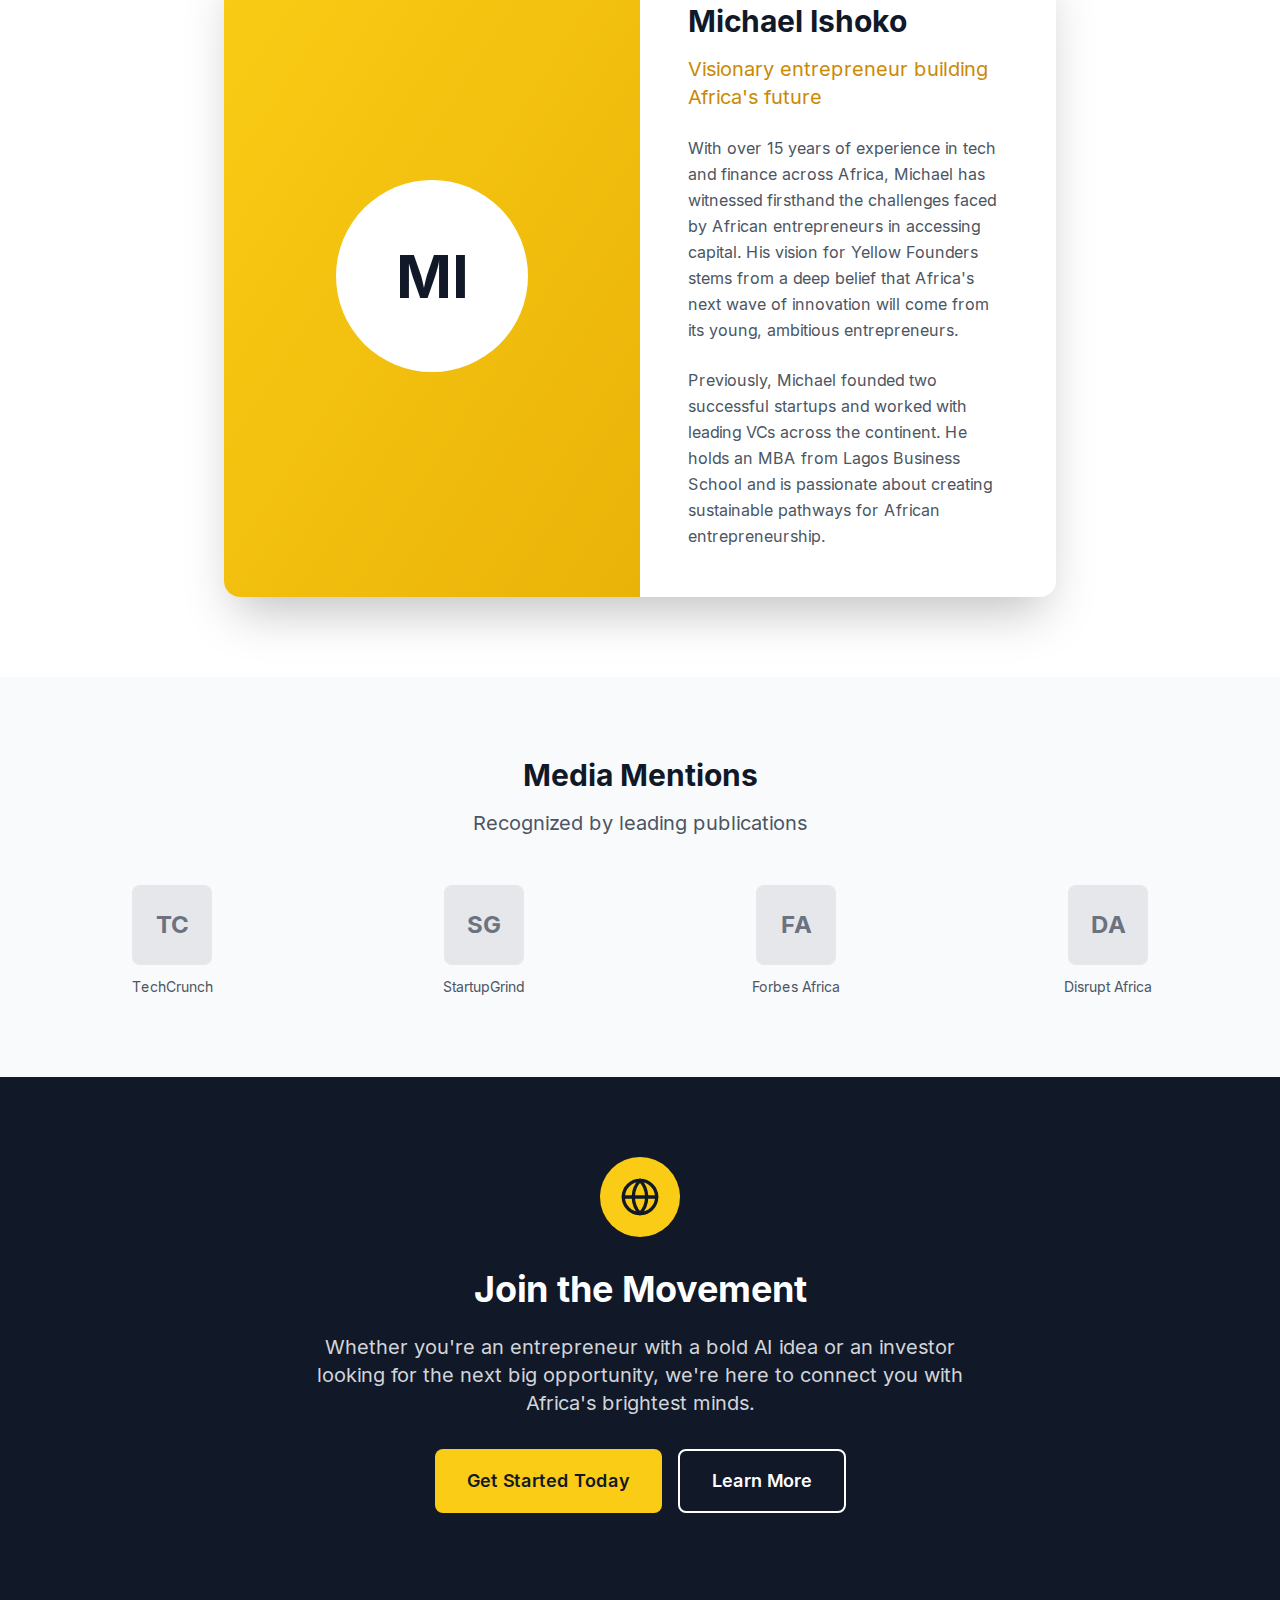
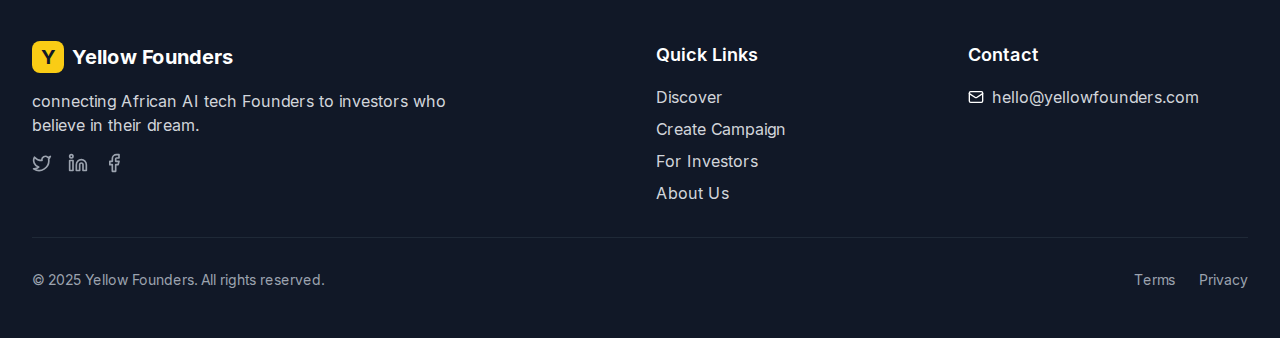
<file: about.html>
<!DOCTYPE html><html lang="en"><head><meta charSet="utf-8"/><meta name="viewport" content="width=device-width, initial-scale=1"/><link rel="stylesheet" href="/_next/static/css/498070972063a3ca.css" data-precedence="next"/><link rel="preload" href="/_next/static/chunks/webpack-c7e46860e3a3b837.js" as="script" fetchPriority="low"/><script src="/_next/static/chunks/fd9d1056-f3055c7cd3af78ed.js" async=""></script><script src="/_next/static/chunks/864-ae6ee7b0e9351f2d.js" async=""></script><script src="/_next/static/chunks/main-app-371d7f7c167a70be.js" async=""></script><title>Yellow Founders - Fuel Africa&#x27;s Future with Bold Ideas</title><meta name="description" content="We connect African AI and tech entrepreneurs with backers who believe in their mission."/><meta name="next-size-adjust"/><script src="/_next/static/chunks/polyfills-c67a75d1b6f99dc8.js" noModule=""></script></head><body class="__className_e8ce0c"><nav class="bg-white shadow-sm border-b border-gray-100 sticky top-0 z-50"><div class="max-w-7xl mx-auto px-4 sm:px-6 lg:px-8"><div class="flex justify-between items-center h-16"><a class="flex items-center space-x-2" href="/"><div class="w-8 h-8 bg-yellow-400 rounded-lg flex items-center justify-center"><span class="text-gray-900 font-bold text-xl">Y</span></div><span class="text-xl font-bold text-gray-900">Yellow Founders</span></a><div class="hidden md:flex items-center space-x-8"><a class="text-gray-600 hover:text-yellow-600 transition-colors duration-200 font-medium" href="/discover">Discover</a><a class="text-gray-600 hover:text-yellow-600 transition-colors duration-200 font-medium" href="/create">Create</a><a class="text-gray-600 hover:text-yellow-600 transition-colors duration-200 font-medium" href="/investors">Investors</a><a class="text-gray-600 hover:text-yellow-600 transition-colors duration-200 font-medium" href="/about">About</a><a class="bg-yellow-400 hover:bg-yellow-500 text-gray-900 px-4 py-2 rounded-lg font-medium transition-colors duration-200" href="/signin">Sign In</a></div><div class="md:hidden"><button class="text-gray-600 hover:text-gray-900 transition-colors duration-200"><svg xmlns="http://www.w3.org/2000/svg" width="24" height="24" viewBox="0 0 24 24" fill="none" stroke="currentColor" stroke-width="2" stroke-linecap="round" stroke-linejoin="round" class="lucide lucide-menu"><line x1="4" x2="20" y1="12" y2="12"></line><line x1="4" x2="20" y1="6" y2="6"></line><line x1="4" x2="20" y1="18" y2="18"></line></svg></button></div></div></div></nav><main class="min-h-screen"><div class="min-h-screen bg-white"><section class="bg-gradient-to-br from-yellow-50 via-white to-gray-50 py-20"><div class="max-w-7xl mx-auto px-4 sm:px-6 lg:px-8"><div class="text-center"><h1 class="text-4xl md:text-6xl font-bold text-gray-900 mb-6">About Yellow Founders</h1><p class="text-xl md:text-2xl text-gray-600 max-w-3xl mx-auto leading-relaxed">Invest in bold African innovators shaping tomorrow.</p></div></div></section><section class="py-20"><div class="max-w-4xl mx-auto px-4 sm:px-6 lg:px-8 text-center"><div class="flex justify-center mb-8"><div class="w-20 h-20 bg-yellow-100 rounded-full flex items-center justify-center"><svg xmlns="http://www.w3.org/2000/svg" width="24" height="24" viewBox="0 0 24 24" fill="none" stroke="currentColor" stroke-width="2" stroke-linecap="round" stroke-linejoin="round" class="lucide lucide-target w-10 h-10 text-yellow-500"><circle cx="12" cy="12" r="10"></circle><circle cx="12" cy="12" r="6"></circle><circle cx="12" cy="12" r="2"></circle></svg></div></div><h2 class="text-3xl md:text-4xl font-bold text-gray-900 mb-8">Our Vision</h2><p class="text-2xl text-gray-700 leading-relaxed italic">&quot;To Help African Entrepreneurs raise capital from people who believe in their dream.&quot;</p></div></section><section class="py-20 bg-gray-50"><div class="max-w-7xl mx-auto px-4 sm:px-6 lg:px-8"><div class="text-center mb-16"><h2 class="text-3xl md:text-4xl font-bold text-gray-900 mb-4">Our Core Values</h2><p class="text-xl text-gray-600">The principles that guide everything we do</p></div><div class="grid grid-cols-1 md:grid-cols-2 lg:grid-cols-4 gap-8"><div class="bg-white rounded-xl p-8 shadow-lg hover:shadow-xl transition-shadow duration-300"><div class="flex justify-center mb-6"><div class="w-16 h-16 bg-yellow-100 rounded-full flex items-center justify-center"><svg xmlns="http://www.w3.org/2000/svg" width="24" height="24" viewBox="0 0 24 24" fill="none" stroke="currentColor" stroke-width="2" stroke-linecap="round" stroke-linejoin="round" class="lucide lucide-shield w-8 h-8 text-yellow-500"><path d="M20 13c0 5-3.5 7.5-7.66 8.95a1 1 0 0 1-.67-.01C7.5 20.5 4 18 4 13V6a1 1 0 0 1 1-1c2 0 4.5-1.2 6.24-2.72a1.17 1.17 0 0 1 1.52 0C14.51 3.81 17 5 19 5a1 1 0 0 1 1 1z"></path></svg></div></div><h3 class="text-xl font-bold text-gray-900 mb-4 text-center">Transparency</h3><p class="text-gray-600 text-center leading-relaxed">We believe in open, honest communication with all stakeholders in the ecosystem.</p></div><div class="bg-white rounded-xl p-8 shadow-lg hover:shadow-xl transition-shadow duration-300"><div class="flex justify-center mb-6"><div class="w-16 h-16 bg-yellow-100 rounded-full flex items-center justify-center"><svg xmlns="http://www.w3.org/2000/svg" width="24" height="24" viewBox="0 0 24 24" fill="none" stroke="currentColor" stroke-width="2" stroke-linecap="round" stroke-linejoin="round" class="lucide lucide-heart w-8 h-8 text-yellow-500"><path d="M19 14c1.49-1.46 3-3.21 3-5.5A5.5 5.5 0 0 0 16.5 3c-1.76 0-3 .5-4.5 2-1.5-1.5-2.74-2-4.5-2A5.5 5.5 0 0 0 2 8.5c0 2.3 1.5 4.05 3 5.5l7 7Z"></path></svg></div></div><h3 class="text-xl font-bold text-gray-900 mb-4 text-center">Trust</h3><p class="text-gray-600 text-center leading-relaxed">Building lasting relationships through verified processes and authentic connections.</p></div><div class="bg-white rounded-xl p-8 shadow-lg hover:shadow-xl transition-shadow duration-300"><div class="flex justify-center mb-6"><div class="w-16 h-16 bg-yellow-100 rounded-full flex items-center justify-center"><svg xmlns="http://www.w3.org/2000/svg" width="24" height="24" viewBox="0 0 24 24" fill="none" stroke="currentColor" stroke-width="2" stroke-linecap="round" stroke-linejoin="round" class="lucide lucide-users w-8 h-8 text-yellow-500"><path d="M16 21v-2a4 4 0 0 0-4-4H6a4 4 0 0 0-4 4v2"></path><circle cx="9" cy="7" r="4"></circle><path d="M22 21v-2a4 4 0 0 0-3-3.87"></path><path d="M16 3.13a4 4 0 0 1 0 7.75"></path></svg></div></div><h3 class="text-xl font-bold text-gray-900 mb-4 text-center">Inclusion</h3><p class="text-gray-600 text-center leading-relaxed">Creating opportunities for all African entrepreneurs, regardless of background.</p></div><div class="bg-white rounded-xl p-8 shadow-lg hover:shadow-xl transition-shadow duration-300"><div class="flex justify-center mb-6"><div class="w-16 h-16 bg-yellow-100 rounded-full flex items-center justify-center"><svg xmlns="http://www.w3.org/2000/svg" width="24" height="24" viewBox="0 0 24 24" fill="none" stroke="currentColor" stroke-width="2" stroke-linecap="round" stroke-linejoin="round" class="lucide lucide-lightbulb w-8 h-8 text-yellow-500"><path d="M15 14c.2-1 .7-1.7 1.5-2.5 1-.9 1.5-2.2 1.5-3.5A6 6 0 0 0 6 8c0 1 .2 2.2 1.5 3.5.7.7 1.3 1.5 1.5 2.5"></path><path d="M9 18h6"></path><path d="M10 22h4"></path></svg></div></div><h3 class="text-xl font-bold text-gray-900 mb-4 text-center">Innovation</h3><p class="text-gray-600 text-center leading-relaxed">Supporting cutting-edge solutions that address real African challenges.</p></div></div></div></section><section class="py-20"><div class="max-w-4xl mx-auto px-4 sm:px-6 lg:px-8"><div class="text-center mb-16"><h2 class="text-3xl md:text-4xl font-bold text-gray-900 mb-4">Meet Our Founder</h2></div><div class="bg-white rounded-2xl shadow-2xl overflow-hidden"><div class="grid grid-cols-1 lg:grid-cols-2 gap-0"><div class="bg-gradient-to-br from-yellow-400 to-yellow-500 p-12 flex items-center justify-center"><div class="w-48 h-48 bg-white rounded-full flex items-center justify-center"><span class="text-6xl font-bold text-gray-900">MI</span></div></div><div class="p-12"><h3 class="text-3xl font-bold text-gray-900 mb-4">Michael Ishoko</h3><p class="text-xl text-yellow-600 mb-6">Visionary entrepreneur building Africa&#x27;s future</p><p class="text-gray-600 mb-6 leading-relaxed">With over 15 years of experience in tech and finance across Africa, Michael has witnessed firsthand the challenges faced by African entrepreneurs in accessing capital. His vision for Yellow Founders stems from a deep belief that Africa&#x27;s next wave of innovation will come from its young, ambitious entrepreneurs.</p><p class="text-gray-600 leading-relaxed">Previously, Michael founded two successful startups and worked with leading VCs across the continent. He holds an MBA from Lagos Business School and is passionate about creating sustainable pathways for African entrepreneurship.</p></div></div></div></div></section><section class="py-20 bg-gray-50"><div class="max-w-7xl mx-auto px-4 sm:px-6 lg:px-8"><div class="text-center mb-12"><h2 class="text-3xl font-bold text-gray-900 mb-4">Media Mentions</h2><p class="text-xl text-gray-600">Recognized by leading publications</p></div><div class="grid grid-cols-2 md:grid-cols-4 gap-8 items-center"><div class="flex flex-col items-center group"><div class="w-20 h-20 bg-gray-200 rounded-lg flex items-center justify-center mb-3 group-hover:bg-yellow-100 transition-colors duration-300"><span class="text-2xl font-bold text-gray-500 group-hover:text-yellow-600">TC</span></div><span class="text-sm text-gray-600 group-hover:text-gray-800 transition-colors duration-300">TechCrunch</span></div><div class="flex flex-col items-center group"><div class="w-20 h-20 bg-gray-200 rounded-lg flex items-center justify-center mb-3 group-hover:bg-yellow-100 transition-colors duration-300"><span class="text-2xl font-bold text-gray-500 group-hover:text-yellow-600">SG</span></div><span class="text-sm text-gray-600 group-hover:text-gray-800 transition-colors duration-300">StartupGrind</span></div><div class="flex flex-col items-center group"><div class="w-20 h-20 bg-gray-200 rounded-lg flex items-center justify-center mb-3 group-hover:bg-yellow-100 transition-colors duration-300"><span class="text-2xl font-bold text-gray-500 group-hover:text-yellow-600">FA</span></div><span class="text-sm text-gray-600 group-hover:text-gray-800 transition-colors duration-300">Forbes Africa</span></div><div class="flex flex-col items-center group"><div class="w-20 h-20 bg-gray-200 rounded-lg flex items-center justify-center mb-3 group-hover:bg-yellow-100 transition-colors duration-300"><span class="text-2xl font-bold text-gray-500 group-hover:text-yellow-600">DA</span></div><span class="text-sm text-gray-600 group-hover:text-gray-800 transition-colors duration-300">Disrupt Africa</span></div></div></div></section><section class="py-20 bg-gray-900 text-white"><div class="max-w-4xl mx-auto px-4 sm:px-6 lg:px-8 text-center"><div class="flex justify-center mb-8"><div class="w-20 h-20 bg-yellow-400 rounded-full flex items-center justify-center"><svg xmlns="http://www.w3.org/2000/svg" width="24" height="24" viewBox="0 0 24 24" fill="none" stroke="currentColor" stroke-width="2" stroke-linecap="round" stroke-linejoin="round" class="lucide lucide-globe w-10 h-10 text-gray-900"><circle cx="12" cy="12" r="10"></circle><path d="M12 2a14.5 14.5 0 0 0 0 20 14.5 14.5 0 0 0 0-20"></path><path d="M2 12h20"></path></svg></div></div><h2 class="text-3xl md:text-4xl font-bold mb-6">Join the Movement</h2><p class="text-xl text-gray-300 mb-8 max-w-2xl mx-auto">Whether you&#x27;re an entrepreneur with a bold AI idea or an investor looking for the next big opportunity, we&#x27;re here to connect you with Africa&#x27;s brightest minds.</p><div class="flex flex-col sm:flex-row gap-4 justify-center"><button class="bg-yellow-400 hover:bg-yellow-500 text-gray-900 px-8 py-4 rounded-lg text-lg font-semibold transition-all duration-300 transform hover:scale-105">Get Started Today</button><button class="border-2 border-white hover:bg-white hover:text-gray-900 text-white px-8 py-4 rounded-lg text-lg font-semibold transition-all duration-300">Learn More</button></div></div></section></div></main><footer class="bg-gray-900 text-white py-12"><div class="max-w-7xl mx-auto px-4 sm:px-6 lg:px-8"><div class="grid grid-cols-1 md:grid-cols-4 gap-8"><div class="col-span-1 md:col-span-2"><div class="flex items-center space-x-2 mb-4"><div class="w-8 h-8 bg-yellow-400 rounded-lg flex items-center justify-center"><span class="text-gray-900 font-bold text-xl">Y</span></div><span class="text-xl font-bold">Yellow Founders</span></div><p class="text-gray-300 mb-4 max-w-md">connecting African AI tech Founders to investors who believe in their dream.</p><div class="flex space-x-4"><a href="#" class="text-gray-400 hover:text-yellow-400 transition-colors duration-200"><svg xmlns="http://www.w3.org/2000/svg" width="20" height="20" viewBox="0 0 24 24" fill="none" stroke="currentColor" stroke-width="2" stroke-linecap="round" stroke-linejoin="round" class="lucide lucide-twitter"><path d="M22 4s-.7 2.1-2 3.4c1.6 10-9.4 17.3-18 11.6 2.2.1 4.4-.6 6-2C3 15.5.5 9.6 3 5c2.2 2.6 5.6 4.1 9 4-.9-4.2 4-6.6 7-3.8 1.1 0 3-1.2 3-1.2z"></path></svg></a><a href="#" class="text-gray-400 hover:text-yellow-400 transition-colors duration-200"><svg xmlns="http://www.w3.org/2000/svg" width="20" height="20" viewBox="0 0 24 24" fill="none" stroke="currentColor" stroke-width="2" stroke-linecap="round" stroke-linejoin="round" class="lucide lucide-linkedin"><path d="M16 8a6 6 0 0 1 6 6v7h-4v-7a2 2 0 0 0-2-2 2 2 0 0 0-2 2v7h-4v-7a6 6 0 0 1 6-6z"></path><rect width="4" height="12" x="2" y="9"></rect><circle cx="4" cy="4" r="2"></circle></svg></a><a href="#" class="text-gray-400 hover:text-yellow-400 transition-colors duration-200"><svg xmlns="http://www.w3.org/2000/svg" width="20" height="20" viewBox="0 0 24 24" fill="none" stroke="currentColor" stroke-width="2" stroke-linecap="round" stroke-linejoin="round" class="lucide lucide-facebook"><path d="M18 2h-3a5 5 0 0 0-5 5v3H7v4h3v8h4v-8h3l1-4h-4V7a1 1 0 0 1 1-1h3z"></path></svg></a></div></div><div><h3 class="text-lg font-semibold mb-4">Quick Links</h3><ul class="space-y-2"><li><a class="text-gray-300 hover:text-yellow-400 transition-colors duration-200" href="/discover">Discover</a></li><li><a class="text-gray-300 hover:text-yellow-400 transition-colors duration-200" href="/create">Create Campaign</a></li><li><a class="text-gray-300 hover:text-yellow-400 transition-colors duration-200" href="/investors">For Investors</a></li><li><a class="text-gray-300 hover:text-yellow-400 transition-colors duration-200" href="/about">About Us</a></li></ul></div><div><h3 class="text-lg font-semibold mb-4">Contact</h3><div class="flex items-center space-x-2 mb-2"><svg xmlns="http://www.w3.org/2000/svg" width="16" height="16" viewBox="0 0 24 24" fill="none" stroke="currentColor" stroke-width="2" stroke-linecap="round" stroke-linejoin="round" class="lucide lucide-mail"><rect width="20" height="16" x="2" y="4" rx="2"></rect><path d="m22 7-8.97 5.7a1.94 1.94 0 0 1-2.06 0L2 7"></path></svg><a href="mailto:hello@yellowfounders.com" class="text-gray-300 hover:text-yellow-400 transition-colors duration-200">hello@yellowfounders.com</a></div></div></div><div class="border-t border-gray-800 mt-8 pt-8 flex flex-col md:flex-row justify-between items-center"><p class="text-gray-400 text-sm mb-4 md:mb-0">© 2025 Yellow Founders. All rights reserved.</p><div class="flex space-x-6 text-sm"><a class="text-gray-400 hover:text-yellow-400 transition-colors duration-200" href="#">Terms</a><a class="text-gray-400 hover:text-yellow-400 transition-colors duration-200" href="#">Privacy</a></div></div></div></footer><script src="/_next/static/chunks/webpack-c7e46860e3a3b837.js" async=""></script><script>(self.__next_f=self.__next_f||[]).push([0])</script><script>self.__next_f.push([1,"1:HL[\"/_next/static/media/e4af272ccee01ff0-s.p.woff2\",\"font\",{\"crossOrigin\":\"\",\"type\":\"font/woff2\"}]\n2:HL[\"/_next/static/css/498070972063a3ca.css\",\"style\"]\n0:\"$L3\"\n"])</script><script>self.__next_f.push([1,"4:I{\"id\":6054,\"chunks\":[\"272:static/chunks/webpack-c7e46860e3a3b837.js\",\"971:static/chunks/fd9d1056-f3055c7cd3af78ed.js\",\"864:static/chunks/864-ae6ee7b0e9351f2d.js\"],\"name\":\"\",\"async\":false}\n6:I{\"id\":1729,\"chunks\":[\"272:static/chunks/webpack-c7e46860e3a3b837.js\",\"971:static/chunks/fd9d1056-f3055c7cd3af78ed.js\",\"864:static/chunks/864-ae6ee7b0e9351f2d.js\"],\"name\":\"\",\"async\":false}\n7:I{\"id\":8136,\"chunks\":[\"724:static/chunks/724-e1f800222284fc1f.js\",\"185:static/chunks/app/layout-c472d15f5cfaec5d.js\"],\"name\":\"\","])</script><script>self.__next_f.push([1,"\"async\":false}\n8:I{\"id\":1443,\"chunks\":[\"272:static/chunks/webpack-c7e46860e3a3b837.js\",\"971:static/chunks/fd9d1056-f3055c7cd3af78ed.js\",\"864:static/chunks/864-ae6ee7b0e9351f2d.js\"],\"name\":\"\",\"async\":false}\n9:I{\"id\":8639,\"chunks\":[\"272:static/chunks/webpack-c7e46860e3a3b837.js\",\"971:static/chunks/fd9d1056-f3055c7cd3af78ed.js\",\"864:static/chunks/864-ae6ee7b0e9351f2d.js\"],\"name\":\"\",\"async\":false}\nb:I{\"id\":4724,\"chunks\":[\"724:static/chunks/724-e1f800222284fc1f.js\",\"931:static/chunks/app/page-10bf39479258ff4e.js"])</script><script>self.__next_f.push([1,"\"],\"name\":\"\",\"async\":false}\n"])</script><script>self.__next_f.push([1,"3:[[[\"$\",\"link\",\"0\",{\"rel\":\"stylesheet\",\"href\":\"/_next/static/css/498070972063a3ca.css\",\"precedence\":\"next\"}]],[\"$\",\"$L4\",null,{\"buildId\":\"r0zx-ydnOUTna91bbisb7\",\"assetPrefix\":\"\",\"initialCanonicalUrl\":\"/about\",\"initialTree\":[\"\",{\"children\":[\"about\",{\"children\":[\"__PAGE__\",{}]}]},\"$undefined\",\"$undefined\",true],\"initialHead\":[false,\"$L5\"],\"globalErrorComponent\":\"$6\",\"children\":[null,[\"$\",\"html\",null,{\"lang\":\"en\",\"children\":[\"$\",\"body\",null,{\"className\":\"__className_e8ce0c\",\"children\":[[\"$\",\"$L7\",null,{}],[\"$\",\"main\",null,{\"className\":\"min-h-screen\",\"children\":[\"$\",\"$L8\",null,{\"parallelRouterKey\":\"children\",\"segmentPath\":[\"children\"],\"loading\":\"$undefined\",\"loadingStyles\":\"$undefined\",\"hasLoading\":false,\"error\":\"$undefined\",\"errorStyles\":\"$undefined\",\"template\":[\"$\",\"$L9\",null,{}],\"templateStyles\":\"$undefined\",\"notFound\":[[\"$\",\"title\",null,{\"children\":\"404: This page could not be found.\"}],[\"$\",\"div\",null,{\"style\":{\"fontFamily\":\"system-ui,\\\"Segoe UI\\\",Roboto,Helvetica,Arial,sans-serif,\\\"Apple Color Emoji\\\",\\\"Segoe UI Emoji\\\"\",\"height\":\"100vh\",\"textAlign\":\"center\",\"display\":\"flex\",\"flexDirection\":\"column\",\"alignItems\":\"center\",\"justifyContent\":\"center\"},\"children\":[\"$\",\"div\",null,{\"children\":[[\"$\",\"style\",null,{\"dangerouslySetInnerHTML\":{\"__html\":\"body{color:#000;background:#fff;margin:0}.next-error-h1{border-right:1px solid rgba(0,0,0,.3)}@media (prefers-color-scheme:dark){body{color:#fff;background:#000}.next-error-h1{border-right:1px solid rgba(255,255,255,.3)}}\"}}],[\"$\",\"h1\",null,{\"className\":\"next-error-h1\",\"style\":{\"display\":\"inline-block\",\"margin\":\"0 20px 0 0\",\"padding\":\"0 23px 0 0\",\"fontSize\":24,\"fontWeight\":500,\"verticalAlign\":\"top\",\"lineHeight\":\"49px\"},\"children\":\"404\"}],[\"$\",\"div\",null,{\"style\":{\"display\":\"inline-block\"},\"children\":[\"$\",\"h2\",null,{\"style\":{\"fontSize\":14,\"fontWeight\":400,\"lineHeight\":\"49px\",\"margin\":0},\"children\":\"This page could not be found.\"}]}]]}]}]],\"notFoundStyles\":[],\"childProp\":{\"current\":[\"$\",\"$L8\",null,{\"parallelRouterKey\":\"children\",\"segmentPath\":[\"children\",\"about\",\"children\"],\"loading\":\"$undefined\",\"loadingStyles\":\"$undefined\",\"hasLoading\":false,\"error\":\"$undefined\",\"errorStyles\":\"$undefined\",\"template\":[\"$\",\"$L9\",null,{}],\"templateStyles\":\"$undefined\",\"notFound\":\"$undefined\",\"notFoundStyles\":\"$undefined\",\"childProp\":{\"current\":[\"$La\",[\"$\",\"div\",null,{\"className\":\"min-h-screen bg-white\",\"children\":[[\"$\",\"section\",null,{\"className\":\"bg-gradient-to-br from-yellow-50 via-white to-gray-50 py-20\",\"children\":[\"$\",\"div\",null,{\"className\":\"max-w-7xl mx-auto px-4 sm:px-6 lg:px-8\",\"children\":[\"$\",\"div\",null,{\"className\":\"text-center\",\"children\":[[\"$\",\"h1\",null,{\"className\":\"text-4xl md:text-6xl font-bold text-gray-900 mb-6\",\"children\":\"About Yellow Founders\"}],[\"$\",\"p\",null,{\"className\":\"text-xl md:text-2xl text-gray-600 max-w-3xl mx-auto leading-relaxed\",\"children\":\"Invest in bold African innovators shaping tomorrow.\"}]]}]}]}],[\"$\",\"section\",null,{\"className\":\"py-20\",\"children\":[\"$\",\"div\",null,{\"className\":\"max-w-4xl mx-auto px-4 sm:px-6 lg:px-8 text-center\",\"children\":[[\"$\",\"div\",null,{\"className\":\"flex justify-center mb-8\",\"children\":[\"$\",\"div\",null,{\"className\":\"w-20 h-20 bg-yellow-100 rounded-full flex items-center justify-center\",\"children\":[\"$\",\"svg\",null,{\"xmlns\":\"http://www.w3.org/2000/svg\",\"width\":24,\"height\":24,\"viewBox\":\"0 0 24 24\",\"fill\":\"none\",\"stroke\":\"currentColor\",\"strokeWidth\":2,\"strokeLinecap\":\"round\",\"strokeLinejoin\":\"round\",\"className\":\"lucide lucide-target w-10 h-10 text-yellow-500\",\"children\":[[\"$\",\"circle\",\"1mglay\",{\"cx\":\"12\",\"cy\":\"12\",\"r\":\"10\"}],[\"$\",\"circle\",\"1vlfrh\",{\"cx\":\"12\",\"cy\":\"12\",\"r\":\"6\"}],[\"$\",\"circle\",\"1c9p78\",{\"cx\":\"12\",\"cy\":\"12\",\"r\":\"2\"}],\"$undefined\"]}]}]}],[\"$\",\"h2\",null,{\"className\":\"text-3xl md:text-4xl font-bold text-gray-900 mb-8\",\"children\":\"Our Vision\"}],[\"$\",\"p\",null,{\"className\":\"text-2xl text-gray-700 leading-relaxed italic\",\"children\":\"\\\"To Help African Entrepreneurs raise capital from people who believe in their dream.\\\"\"}]]}]}],[\"$\",\"section\",null,{\"className\":\"py-20 bg-gray-50\",\"children\":[\"$\",\"div\",null,{\"className\":\"max-w-7xl mx-auto px-4 sm:px-6 lg:px-8\",\"children\":[[\"$\",\"div\",null,{\"className\":\"text-center mb-16\",\"children\":[[\"$\",\"h2\",null,{\"className\":\"text-3xl md:text-4xl font-bold text-gray-900 mb-4\",\"children\":\"Our Core Values\"}],[\"$\",\"p\",null,{\"className\":\"text-xl text-gray-600\",\"children\":\"The principles that guide everything we do\"}]]}],[\"$\",\"div\",null,{\"className\":\"grid grid-cols-1 md:grid-cols-2 lg:grid-cols-4 gap-8\",\"children\":[[\"$\",\"div\",\"0\",{\"className\":\"bg-white rounded-xl p-8 shadow-lg hover:shadow-xl transition-shadow duration-300\",\"children\":[[\"$\",\"div\",null,{\"className\":\"flex justify-center mb-6\",\"children\":[\"$\",\"div\",null,{\"className\":\"w-16 h-16 bg-yellow-100 rounded-full flex items-center justify-center\",\"children\":[\"$\",\"svg\",null,{\"xmlns\":\"http://www.w3.org/2000/svg\",\"width\":24,\"height\":24,\"viewBox\":\"0 0 24 24\",\"fill\":\"none\",\"stroke\":\"currentColor\",\"strokeWidth\":2,\"strokeLinecap\":\"round\",\"strokeLinejoin\":\"round\",\"className\":\"lucide lucide-shield w-8 h-8 text-yellow-500\",\"children\":[[\"$\",\"path\",\"oel41y\",{\"d\":\"M20 13c0 5-3.5 7.5-7.66 8.95a1 1 0 0 1-.67-.01C7.5 20.5 4 18 4 13V6a1 1 0 0 1 1-1c2 0 4.5-1.2 6.24-2.72a1.17 1.17 0 0 1 1.52 0C14.51 3.81 17 5 19 5a1 1 0 0 1 1 1z\"}],\"$undefined\"]}]}]}],[\"$\",\"h3\",null,{\"className\":\"text-xl font-bold text-gray-900 mb-4 text-center\",\"children\":\"Transparency\"}],[\"$\",\"p\",null,{\"className\":\"text-gray-600 text-center leading-relaxed\",\"children\":\"We believe in open, honest communication with all stakeholders in the ecosystem.\"}]]}],[\"$\",\"div\",\"1\",{\"className\":\"bg-white rounded-xl p-8 shadow-lg hover:shadow-xl transition-shadow duration-300\",\"children\":[[\"$\",\"div\",null,{\"className\":\"flex justify-center mb-6\",\"children\":[\"$\",\"div\",null,{\"className\":\"w-16 h-16 bg-yellow-100 rounded-full flex items-center justify-center\",\"children\":[\"$\",\"svg\",null,{\"xmlns\":\"http://www.w3.org/2000/svg\",\"width\":24,\"height\":24,\"viewBox\":\"0 0 24 24\",\"fill\":\"none\",\"stroke\":\"currentColor\",\"strokeWidth\":2,\"strokeLinecap\":\"round\",\"strokeLinejoin\":\"round\",\"className\":\"lucide lucide-heart w-8 h-8 text-yellow-500\",\"children\":[[\"$\",\"path\",\"c3ymky\",{\"d\":\"M19 14c1.49-1.46 3-3.21 3-5.5A5.5 5.5 0 0 0 16.5 3c-1.76 0-3 .5-4.5 2-1.5-1.5-2.74-2-4.5-2A5.5 5.5 0 0 0 2 8.5c0 2.3 1.5 4.05 3 5.5l7 7Z\"}],\"$undefined\"]}]}]}],[\"$\",\"h3\",null,{\"className\":\"text-xl font-bold text-gray-900 mb-4 text-center\",\"children\":\"Trust\"}],[\"$\",\"p\",null,{\"className\":\"text-gray-600 text-center leading-relaxed\",\"children\":\"Building lasting relationships through verified processes and authentic connections.\"}]]}],[\"$\",\"div\",\"2\",{\"className\":\"bg-white rounded-xl p-8 shadow-lg hover:shadow-xl transition-shadow duration-300\",\"children\":[[\"$\",\"div\",null,{\"className\":\"flex justify-center mb-6\",\"children\":[\"$\",\"div\",null,{\"className\":\"w-16 h-16 bg-yellow-100 rounded-full flex items-center justify-center\",\"children\":[\"$\",\"svg\",null,{\"xmlns\":\"http://www.w3.org/2000/svg\",\"width\":24,\"height\":24,\"viewBox\":\"0 0 24 24\",\"fill\":\"none\",\"stroke\":\"currentColor\",\"strokeWidth\":2,\"strokeLinecap\":\"round\",\"strokeLinejoin\":\"round\",\"className\":\"lucide lucide-users w-8 h-8 text-yellow-500\",\"children\":[[\"$\",\"path\",\"1yyitq\",{\"d\":\"M16 21v-2a4 4 0 0 0-4-4H6a4 4 0 0 0-4 4v2\"}],[\"$\",\"circle\",\"nufk8\",{\"cx\":\"9\",\"cy\":\"7\",\"r\":\"4\"}],[\"$\",\"path\",\"kshegd\",{\"d\":\"M22 21v-2a4 4 0 0 0-3-3.87\"}],[\"$\",\"path\",\"1da9ce\",{\"d\":\"M16 3.13a4 4 0 0 1 0 7.75\"}],\"$undefined\"]}]}]}],[\"$\",\"h3\",null,{\"className\":\"text-xl font-bold text-gray-900 mb-4 text-center\",\"children\":\"Inclusion\"}],[\"$\",\"p\",null,{\"className\":\"text-gray-600 text-center leading-relaxed\",\"children\":\"Creating opportunities for all African entrepreneurs, regardless of background.\"}]]}],[\"$\",\"div\",\"3\",{\"className\":\"bg-white rounded-xl p-8 shadow-lg hover:shadow-xl transition-shadow duration-300\",\"children\":[[\"$\",\"div\",null,{\"className\":\"flex justify-center mb-6\",\"children\":[\"$\",\"div\",null,{\"className\":\"w-16 h-16 bg-yellow-100 rounded-full flex items-center justify-center\",\"children\":[\"$\",\"svg\",null,{\"xmlns\":\"http://www.w3.org/2000/svg\",\"width\":24,\"height\":24,\"viewBox\":\"0 0 24 24\",\"fill\":\"none\",\"stroke\":\"currentColor\",\"strokeWidth\":2,\"strokeLinecap\":\"round\",\"strokeLinejoin\":\"round\",\"className\":\"lucide lucide-lightbulb w-8 h-8 text-yellow-500\",\"children\":[[\"$\",\"path\",\"1gvzjb\",{\"d\":\"M15 14c.2-1 .7-1.7 1.5-2.5 1-.9 1.5-2.2 1.5-3.5A6 6 0 0 0 6 8c0 1 .2 2.2 1.5 3.5.7.7 1.3 1.5 1.5 2.5\"}],[\"$\",\"path\",\"x1upvd\",{\"d\":\"M9 18h6\"}],[\"$\",\"path\",\"ceow96\",{\"d\":\"M10 22h4\"}],\"$undefined\"]}]}]}],[\"$\",\"h3\",null,{\"className\":\"text-xl font-bold text-gray-900 mb-4 text-center\",\"children\":\"Innovation\"}],[\"$\",\"p\",null,{\"className\":\"text-gray-600 text-center leading-relaxed\",\"children\":\"Supporting cutting-edge solutions that address real African challenges.\"}]]}]]}]]}]}],[\"$\",\"section\",null,{\"className\":\"py-20\",\"children\":[\"$\",\"div\",null,{\"className\":\"max-w-4xl mx-auto px-4 sm:px-6 lg:px-8\",\"children\":[[\"$\",\"div\",null,{\"className\":\"text-center mb-16\",\"children\":[\"$\",\"h2\",null,{\"className\":\"text-3xl md:text-4xl font-bold text-gray-900 mb-4\",\"children\":\"Meet Our Founder\"}]}],[\"$\",\"div\",null,{\"className\":\"bg-white rounded-2xl shadow-2xl overflow-hidden\",\"children\":[\"$\",\"div\",null,{\"className\":\"grid grid-cols-1 lg:grid-cols-2 gap-0\",\"children\":[[\"$\",\"div\",null,{\"className\":\"bg-gradient-to-br from-yellow-400 to-yellow-500 p-12 flex items-center justify-center\",\"children\":[\"$\",\"div\",null,{\"className\":\"w-48 h-48 bg-white rounded-full flex items-center justify-center\",\"children\":[\"$\",\"span\",null,{\"className\":\"text-6xl font-bold text-gray-900\",\"children\":\"MI\"}]}]}],[\"$\",\"div\",null,{\"className\":\"p-12\",\"children\":[[\"$\",\"h3\",null,{\"className\":\"text-3xl font-bold text-gray-900 mb-4\",\"children\":\"Michael Ishoko\"}],[\"$\",\"p\",null,{\"className\":\"text-xl text-yellow-600 mb-6\",\"children\":\"Visionary entrepreneur building Africa's future\"}],[\"$\",\"p\",null,{\"className\":\"text-gray-600 mb-6 leading-relaxed\",\"children\":\"With over 15 years of experience in tech and finance across Africa, Michael has witnessed firsthand the challenges faced by African entrepreneurs in accessing capital. His vision for Yellow Founders stems from a deep belief that Africa's next wave of innovation will come from its young, ambitious entrepreneurs.\"}],[\"$\",\"p\",null,{\"className\":\"text-gray-600 leading-relaxed\",\"children\":\"Previously, Michael founded two successful startups and worked with leading VCs across the continent. He holds an MBA from Lagos Business School and is passionate about creating sustainable pathways for African entrepreneurship.\"}]]}]]}]}]]}]}],[\"$\",\"section\",null,{\"className\":\"py-20 bg-gray-50\",\"children\":[\"$\",\"div\",null,{\"className\":\"max-w-7xl mx-auto px-4 sm:px-6 lg:px-8\",\"children\":[[\"$\",\"div\",null,{\"className\":\"text-center mb-12\",\"children\":[[\"$\",\"h2\",null,{\"className\":\"text-3xl font-bold text-gray-900 mb-4\",\"children\":\"Media Mentions\"}],[\"$\",\"p\",null,{\"className\":\"text-xl text-gray-600\",\"children\":\"Recognized by leading publications\"}]]}],[\"$\",\"div\",null,{\"className\":\"grid grid-cols-2 md:grid-cols-4 gap-8 items-center\",\"children\":[[\"$\",\"div\",\"0\",{\"className\":\"flex flex-col items-center group\",\"children\":[[\"$\",\"div\",null,{\"className\":\"w-20 h-20 bg-gray-200 rounded-lg flex items-center justify-center mb-3 group-hover:bg-yellow-100 transition-colors duration-300\",\"children\":[\"$\",\"span\",null,{\"className\":\"text-2xl font-bold text-gray-500 group-hover:text-yellow-600\",\"children\":\"TC\"}]}],[\"$\",\"span\",null,{\"className\":\"text-sm text-gray-600 group-hover:text-gray-800 transition-colors duration-300\",\"children\":\"TechCrunch\"}]]}],[\"$\",\"div\",\"1\",{\"className\":\"flex flex-col items-center group\",\"children\":[[\"$\",\"div\",null,{\"className\":\"w-20 h-20 bg-gray-200 rounded-lg flex items-center justify-center mb-3 group-hover:bg-yellow-100 transition-colors duration-300\",\"children\":[\"$\",\"span\",null,{\"className\":\"text-2xl font-bold text-gray-500 group-hover:text-yellow-600\",\"children\":\"SG\"}]}],[\"$\",\"span\",null,{\"className\":\"text-sm text-gray-600 group-hover:text-gray-800 transition-colors duration-300\",\"children\":\"StartupGrind\"}]]}],[\"$\",\"div\",\"2\",{\"className\":\"flex flex-col items-center group\",\"children\":[[\"$\",\"div\",null,{\"className\":\"w-20 h-20 bg-gray-200 rounded-lg flex items-center justify-center mb-3 group-hover:bg-yellow-100 transition-colors duration-300\",\"children\":[\"$\",\"span\",null,{\"className\":\"text-2xl font-bold text-gray-500 group-hover:text-yellow-600\",\"children\":\"FA\"}]}],[\"$\",\"span\",null,{\"className\":\"text-sm text-gray-600 group-hover:text-gray-800 transition-colors duration-300\",\"children\":\"Forbes Africa\"}]]}],[\"$\",\"div\",\"3\",{\"className\":\"flex flex-col items-center group\",\"children\":[[\"$\",\"div\",null,{\"className\":\"w-20 h-20 bg-gray-200 rounded-lg flex items-center justify-center mb-3 group-hover:bg-yellow-100 transition-colors duration-300\",\"children\":[\"$\",\"span\",null,{\"className\":\"text-2xl font-bold text-gray-500 group-hover:text-yellow-600\",\"children\":\"DA\"}]}],[\"$\",\"span\",null,{\"className\":\"text-sm text-gray-600 group-hover:text-gray-800 transition-colors duration-300\",\"children\":\"Disrupt Africa\"}]]}]]}]]}]}],[\"$\",\"section\",null,{\"className\":\"py-20 bg-gray-900 text-white\",\"children\":[\"$\",\"div\",null,{\"className\":\"max-w-4xl mx-auto px-4 sm:px-6 lg:px-8 text-center\",\"children\":[[\"$\",\"div\",null,{\"className\":\"flex justify-center mb-8\",\"children\":[\"$\",\"div\",null,{\"className\":\"w-20 h-20 bg-yellow-400 rounded-full flex items-center justify-center\",\"children\":[\"$\",\"svg\",null,{\"xmlns\":\"http://www.w3.org/2000/svg\",\"width\":24,\"height\":24,\"viewBox\":\"0 0 24 24\",\"fill\":\"none\",\"stroke\":\"currentColor\",\"strokeWidth\":2,\"strokeLinecap\":\"round\",\"strokeLinejoin\":\"round\",\"className\":\"lucide lucide-globe w-10 h-10 text-gray-900\",\"children\":[[\"$\",\"circle\",\"1mglay\",{\"cx\":\"12\",\"cy\":\"12\",\"r\":\"10\"}],[\"$\",\"path\",\"13o1zl\",{\"d\":\"M12 2a14.5 14.5 0 0 0 0 20 14.5 14.5 0 0 0 0-20\"}],[\"$\",\"path\",\"9i4pu4\",{\"d\":\"M2 12h20\"}],\"$undefined\"]}]}]}],[\"$\",\"h2\",null,{\"className\":\"text-3xl md:text-4xl font-bold mb-6\",\"children\":\"Join the Movement\"}],[\"$\",\"p\",null,{\"className\":\"text-xl text-gray-300 mb-8 max-w-2xl mx-auto\",\"children\":\"Whether you're an entrepreneur with a bold AI idea or an investor looking for the next big opportunity, we're here to connect you with Africa's brightest minds.\"}],[\"$\",\"div\",null,{\"className\":\"flex flex-col sm:flex-row gap-4 justify-center\",\"children\":[[\"$\",\"button\",null,{\"className\":\"bg-yellow-400 hover:bg-yellow-500 text-gray-900 px-8 py-4 rounded-lg text-lg font-semibold transition-all duration-300 transform hover:scale-105\",\"children\":\"Get Started Today\"}],[\"$\",\"button\",null,{\"className\":\"border-2 border-white hover:bg-white hover:text-gray-900 text-white px-8 py-4 rounded-lg text-lg font-semibold transition-all duration-300\",\"children\":\"Learn More\"}]]}]]}]}]]}],null],\"segment\":\"__PAGE__\"},\"styles\":[]}],\"segment\":\"about\"},\"styles\":[]}]}],[\"$\",\"footer\",null,{\"className\":\"bg-gray-900 text-white py-12\",\"children\":[\"$\",\"div\",null,{\"className\":\"max-w-7xl mx-auto px-4 sm:px-6 lg:px-8\",\"children\":[[\"$\",\"div\",null,{\"className\":\"grid grid-cols-1 md:grid-cols-4 gap-8\",\"children\":[[\"$\",\"div\",null,{\"className\":\"col-span-1 md:col-span-2\",\"children\":[[\"$\",\"div\",null,{\"className\":\"flex items-center space-x-2 mb-4\",\"children\":[[\"$\",\"div\",null,{\"className\":\"w-8 h-8 bg-yellow-400 rounded-lg flex items-center justify-center\",\"children\":[\"$\",\"span\",null,{\"className\":\"text-gray-900 font-bold text-xl\",\"children\":\"Y\"}]}],[\"$\",\"span\",null,{\"className\":\"text-xl font-bold\",\"children\":\"Yellow Founders\"}]]}],[\"$\",\"p\",null,{\"className\":\"text-gray-300 mb-4 max-w-md\",\"children\":\"connecting African AI tech Founders to investors who believe in their dream.\"}],[\"$\",\"div\",null,{\"className\":\"flex space-x-4\",\"children\":[[\"$\",\"a\",null,{\"href\":\"#\",\"className\":\"text-gray-400 hover:text-yellow-400 transition-colors duration-200\",\"children\":[\"$\",\"svg\",null,{\"xmlns\":\"http://www.w3.org/2000/svg\",\"width\":20,\"height\":20,\"viewBox\":\"0 0 24 24\",\"fill\":\"none\",\"stroke\":\"currentColor\",\"strokeWidth\":2,\"strokeLinecap\":\"round\",\"strokeLinejoin\":\"round\",\"className\":\"lucide lucide-twitter\",\"children\":[[\"$\",\"path\",\"pff0z6\",{\"d\":\"M22 4s-.7 2.1-2 3.4c1.6 10-9.4 17.3-18 11.6 2.2.1 4.4-.6 6-2C3 15.5.5 9.6 3 5c2.2 2.6 5.6 4.1 9 4-.9-4.2 4-6.6 7-3.8 1.1 0 3-1.2 3-1.2z\"}],\"$undefined\"]}]}],[\"$\",\"a\",null,{\"href\":\"#\",\"className\":\"text-gray-400 hover:text-yellow-400 transition-colors duration-200\",\"children\":[\"$\",\"svg\",null,{\"xmlns\":\"http://www.w3.org/2000/svg\",\"width\":20,\"height\":20,\"viewBox\":\"0 0 24 24\",\"fill\":\"none\",\"stroke\":\"currentColor\",\"strokeWidth\":2,\"strokeLinecap\":\"round\",\"strokeLinejoin\":\"round\",\"className\":\"lucide lucide-linkedin\",\"children\":[[\"$\",\"path\",\"c2jq9f\",{\"d\":\"M16 8a6 6 0 0 1 6 6v7h-4v-7a2 2 0 0 0-2-2 2 2 0 0 0-2 2v7h-4v-7a6 6 0 0 1 6-6z\"}],[\"$\",\"rect\",\"mk3on5\",{\"width\":\"4\",\"height\":\"12\",\"x\":\"2\",\"y\":\"9\"}],[\"$\",\"circle\",\"bt5ra8\",{\"cx\":\"4\",\"cy\":\"4\",\"r\":\"2\"}],\"$undefined\"]}]}],[\"$\",\"a\",null,{\"href\":\"#\",\"className\":\"text-gray-400 hover:text-yellow-400 transition-colors duration-200\",\"children\":[\"$\",\"svg\",null,{\"xmlns\":\"http://www.w3.org/2000/svg\",\"width\":20,\"height\":20,\"viewBox\":\"0 0 24 24\",\"fill\":\"none\",\"stroke\":\"currentColor\",\"strokeWidth\":2,\"strokeLinecap\":\"round\",\"strokeLinejoin\":\"round\",\"className\":\"lucide lucide-facebook\",\"children\":[[\"$\",\"path\",\"1jg4f8\",{\"d\":\"M18 2h-3a5 5 0 0 0-5 5v3H7v4h3v8h4v-8h3l1-4h-4V7a1 1 0 0 1 1-1h3z\"}],\"$undefined\"]}]}]]}]]}],[\"$\",\"div\",null,{\"children\":[[\"$\",\"h3\",null,{\"className\":\"text-lg font-semibold mb-4\",\"children\":\"Quick Links\"}],[\"$\",\"ul\",null,{\"className\":\"space-y-2\",\"children\":[[\"$\",\"li\",null,{\"children\":[\"$\",\"$Lb\",null,{\"href\":\"/discover\",\"className\":\"text-gray-300 hover:text-yellow-400 transition-colors duration-200\",\"children\":\"Discover\"}]}],[\"$\",\"li\",null,{\"children\":[\"$\",\"$Lb\",null,{\"href\":\"/create\",\"className\":\"text-gray-300 hover:text-yellow-400 transition-colors duration-200\",\"children\":\"Create Campaign\"}]}],[\"$\",\"li\",null,{\"children\":[\"$\",\"$Lb\",null,{\"href\":\"/investors\",\"className\":\"text-gray-300 hover:text-yellow-400 transition-colors duration-200\",\"children\":\"For Investors\"}]}],[\"$\",\"li\",null,{\"children\":[\"$\",\"$Lb\",null,{\"href\":\"/about\",\"className\":\"text-gray-300 hover:text-yellow-400 transition-colors duration-200\",\"children\":\"About Us\"}]}]]}]]}],[\"$\",\"div\",null,{\"children\":[[\"$\",\"h3\",null,{\"className\":\"text-lg font-semibold mb-4\",\"children\":\"Contact\"}],[\"$\",\"div\",null,{\"className\":\"flex items-center space-x-2 mb-2\",\"children\":[[\"$\",\"svg\",null,{\"xmlns\":\"http://www.w3.org/2000/svg\",\"width\":16,\"height\":16,\"viewBox\":\"0 0 24 24\",\"fill\":\"none\",\"stroke\":\"currentColor\",\"strokeWidth\":2,\"strokeLinecap\":\"round\",\"strokeLinejoin\":\"round\",\"className\":\"lucide lucide-mail\",\"children\":[[\"$\",\"rect\",\"18n3k1\",{\"width\":\"20\",\"height\":\"16\",\"x\":\"2\",\"y\":\"4\",\"rx\":\"2\"}],[\"$\",\"path\",\"1ocrg3\",{\"d\":\"m22 7-8.97 5.7a1.94 1.94 0 0 1-2.06 0L2 7\"}],\"$undefined\"]}],[\"$\",\"a\",null,{\"href\":\"mailto:hello@yellowfounders.com\",\"className\":\"text-gray-300 hover:text-yellow-400 transition-colors duration-200\",\"children\":\"hello@yellowfounders.com\"}]]}]]}]]}],[\"$\",\"div\",null,{\"className\":\"border-t border-gray-800 mt-8 pt-8 flex flex-col md:flex-row justify-between items-center\",\"children\":[[\"$\",\"p\",null,{\"className\":\"text-gray-400 text-sm mb-4 md:mb-0\",\"children\":\"© 2025 Yellow Founders. All rights reserved.\"}],[\"$\",\"div\",null,{\"className\":\"flex space-x-6 text-sm\",\"children\":[[\"$\",\"$Lb\",null,{\"href\":\"#\",\"className\":\"text-gray-400 hover:text-yellow-400 transition-colors duration-200\",\"children\":\"Terms\"}],[\"$\",\"$Lb\",null,{\"href\":\"#\",\"className\":\"text-gray-400 hover:text-yellow-400 transition-colors duration-200\",\"children\":\"Privacy\"}]]}]]}]]}]}]]}]}],null]}]]\n"])</script><script>self.__next_f.push([1,"5:[[\"$\",\"meta\",\"0\",{\"charSet\":\"utf-8\"}],[\"$\",\"title\",\"1\",{\"children\":\"Yellow Founders - Fuel Africa's Future with Bold Ideas\"}],[\"$\",\"meta\",\"2\",{\"name\":\"description\",\"content\":\"We connect African AI and tech entrepreneurs with backers who believe in their mission.\"}],[\"$\",\"meta\",\"3\",{\"name\":\"viewport\",\"content\":\"width=device-width, initial-scale=1\"}],[\"$\",\"meta\",\"4\",{\"name\":\"next-size-adjust\"}]]\na:null\n"])</script></body></html>
</file>
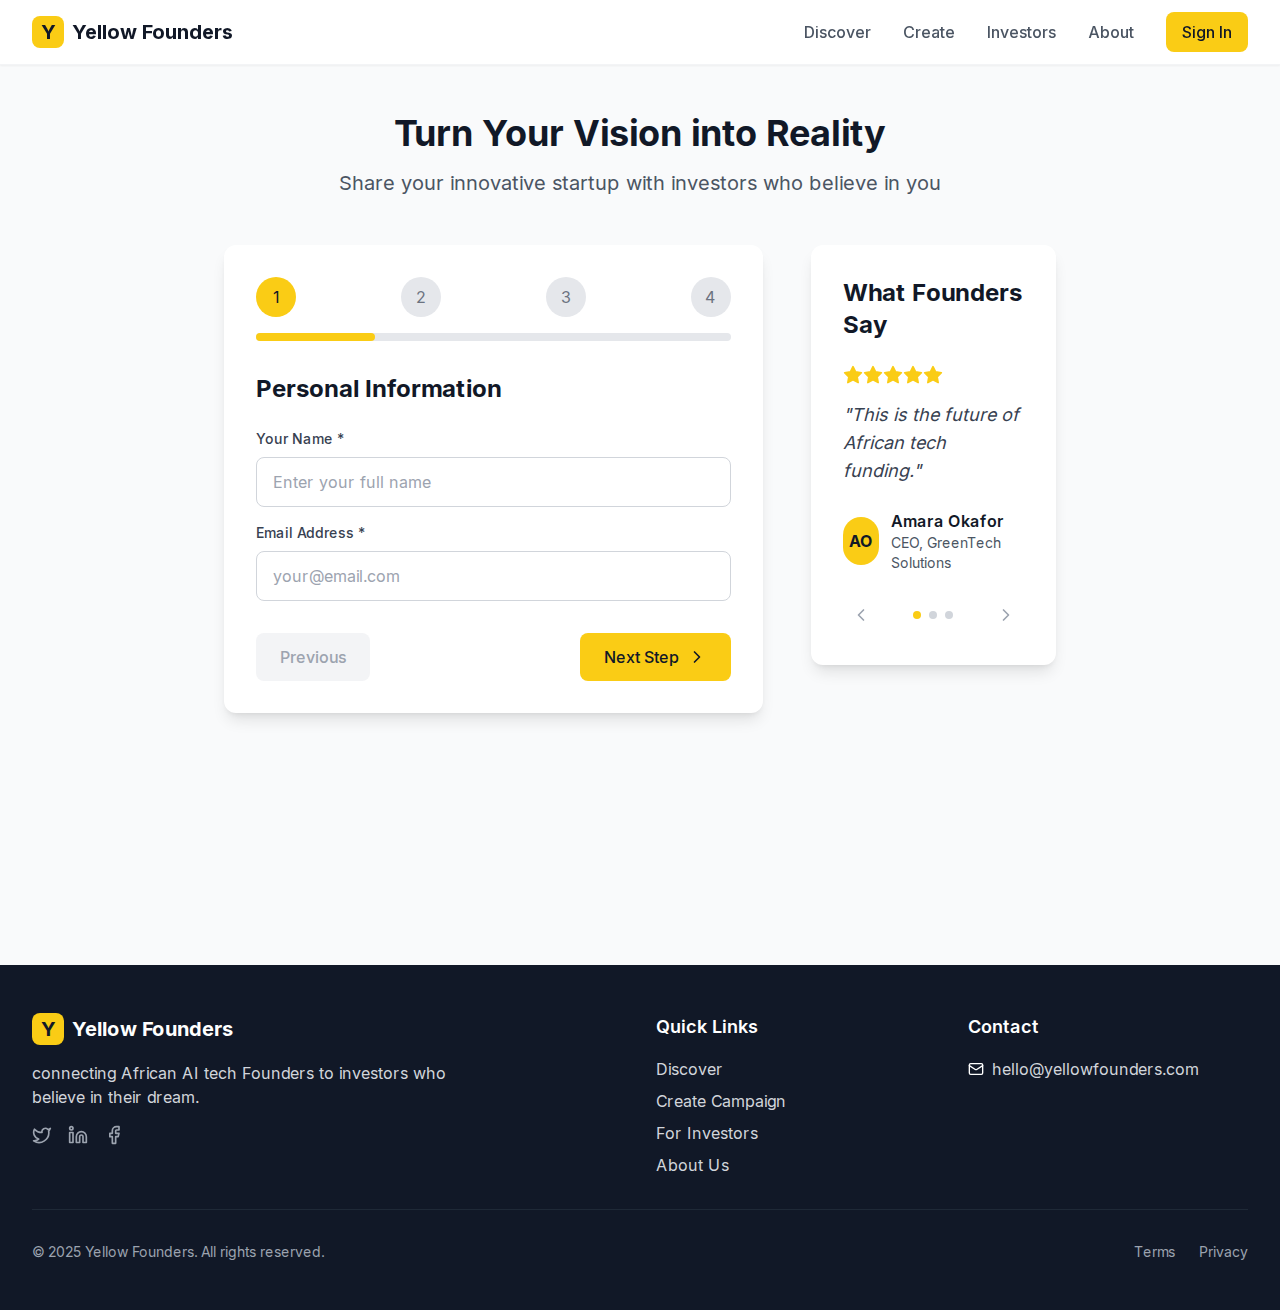
<file: create.html>
<!DOCTYPE html><html lang="en"><head><meta charSet="utf-8"/><meta name="viewport" content="width=device-width, initial-scale=1"/><link rel="stylesheet" href="/_next/static/css/498070972063a3ca.css" data-precedence="next"/><link rel="preload" href="/_next/static/chunks/webpack-c7e46860e3a3b837.js" as="script" fetchPriority="low"/><script src="/_next/static/chunks/fd9d1056-f3055c7cd3af78ed.js" async=""></script><script src="/_next/static/chunks/864-ae6ee7b0e9351f2d.js" async=""></script><script src="/_next/static/chunks/main-app-371d7f7c167a70be.js" async=""></script><title>Yellow Founders - Fuel Africa&#x27;s Future with Bold Ideas</title><meta name="description" content="We connect African AI and tech entrepreneurs with backers who believe in their mission."/><meta name="next-size-adjust"/><script src="/_next/static/chunks/polyfills-c67a75d1b6f99dc8.js" noModule=""></script></head><body class="__className_e8ce0c"><nav class="bg-white shadow-sm border-b border-gray-100 sticky top-0 z-50"><div class="max-w-7xl mx-auto px-4 sm:px-6 lg:px-8"><div class="flex justify-between items-center h-16"><a class="flex items-center space-x-2" href="/"><div class="w-8 h-8 bg-yellow-400 rounded-lg flex items-center justify-center"><span class="text-gray-900 font-bold text-xl">Y</span></div><span class="text-xl font-bold text-gray-900">Yellow Founders</span></a><div class="hidden md:flex items-center space-x-8"><a class="text-gray-600 hover:text-yellow-600 transition-colors duration-200 font-medium" href="/discover">Discover</a><a class="text-gray-600 hover:text-yellow-600 transition-colors duration-200 font-medium" href="/create">Create</a><a class="text-gray-600 hover:text-yellow-600 transition-colors duration-200 font-medium" href="/investors">Investors</a><a class="text-gray-600 hover:text-yellow-600 transition-colors duration-200 font-medium" href="/about">About</a><a class="bg-yellow-400 hover:bg-yellow-500 text-gray-900 px-4 py-2 rounded-lg font-medium transition-colors duration-200" href="/signin">Sign In</a></div><div class="md:hidden"><button class="text-gray-600 hover:text-gray-900 transition-colors duration-200"><svg xmlns="http://www.w3.org/2000/svg" width="24" height="24" viewBox="0 0 24 24" fill="none" stroke="currentColor" stroke-width="2" stroke-linecap="round" stroke-linejoin="round" class="lucide lucide-menu"><line x1="4" x2="20" y1="12" y2="12"></line><line x1="4" x2="20" y1="6" y2="6"></line><line x1="4" x2="20" y1="18" y2="18"></line></svg></button></div></div></div></nav><main class="min-h-screen"><div class="min-h-screen bg-gray-50 py-12"><div class="max-w-4xl mx-auto px-4 sm:px-6 lg:px-8"><div class="text-center mb-12"><h1 class="text-4xl font-bold text-gray-900 mb-4">Turn Your Vision into Reality</h1><p class="text-xl text-gray-600 max-w-2xl mx-auto">Share your innovative startup with investors who believe in you</p></div><div class="grid grid-cols-1 lg:grid-cols-3 gap-12"><div class="lg:col-span-2"><div class="bg-white rounded-xl shadow-lg p-8"><div class="mb-8"><div class="flex justify-between items-center mb-4"><div class="flex items-center justify-center w-10 h-10 rounded-full bg-yellow-400 text-gray-900">1</div><div class="flex items-center justify-center w-10 h-10 rounded-full bg-gray-200 text-gray-500">2</div><div class="flex items-center justify-center w-10 h-10 rounded-full bg-gray-200 text-gray-500">3</div><div class="flex items-center justify-center w-10 h-10 rounded-full bg-gray-200 text-gray-500">4</div></div><div class="w-full bg-gray-200 rounded-full h-2"><div class="bg-yellow-400 h-2 rounded-full transition-all duration-300" style="width:25%"></div></div></div><div><h2 class="text-2xl font-bold text-gray-900 mb-6">Personal Information</h2><div class="space-y-4"><div><label class="block text-sm font-medium text-gray-700 mb-2">Your Name *</label><input type="text" class="w-full px-4 py-3 border border-gray-300 rounded-lg focus:ring-2 focus:ring-yellow-500 focus:border-transparent" placeholder="Enter your full name" name="name" value=""/></div><div><label class="block text-sm font-medium text-gray-700 mb-2">Email Address *</label><input type="email" class="w-full px-4 py-3 border border-gray-300 rounded-lg focus:ring-2 focus:ring-yellow-500 focus:border-transparent" placeholder="your@email.com" name="email" value=""/></div></div></div><div class="flex justify-between mt-8"><button disabled="" class="px-6 py-3 rounded-lg font-medium transition-colors duration-200 bg-gray-100 text-gray-400 cursor-not-allowed">Previous</button><button class="bg-yellow-400 hover:bg-yellow-500 text-gray-900 px-6 py-3 rounded-lg font-medium transition-colors duration-200 flex items-center space-x-2"><span>Next Step</span><svg xmlns="http://www.w3.org/2000/svg" width="20" height="20" viewBox="0 0 24 24" fill="none" stroke="currentColor" stroke-width="2" stroke-linecap="round" stroke-linejoin="round" class="lucide lucide-chevron-right"><path d="m9 18 6-6-6-6"></path></svg></button></div></div></div><div class="lg:col-span-1"><div class="bg-white rounded-xl shadow-lg p-8"><h3 class="text-2xl font-bold text-gray-900 mb-6">What Founders Say</h3><div class="relative"><div class="testimonial-content min-h-[200px]"><div class="flex mb-4"><svg xmlns="http://www.w3.org/2000/svg" width="24" height="24" viewBox="0 0 24 24" fill="currentColor" stroke="currentColor" stroke-width="2" stroke-linecap="round" stroke-linejoin="round" class="lucide lucide-star w-5 h-5 text-yellow-400"><polygon points="12 2 15.09 8.26 22 9.27 17 14.14 18.18 21.02 12 17.77 5.82 21.02 7 14.14 2 9.27 8.91 8.26 12 2"></polygon></svg><svg xmlns="http://www.w3.org/2000/svg" width="24" height="24" viewBox="0 0 24 24" fill="currentColor" stroke="currentColor" stroke-width="2" stroke-linecap="round" stroke-linejoin="round" class="lucide lucide-star w-5 h-5 text-yellow-400"><polygon points="12 2 15.09 8.26 22 9.27 17 14.14 18.18 21.02 12 17.77 5.82 21.02 7 14.14 2 9.27 8.91 8.26 12 2"></polygon></svg><svg xmlns="http://www.w3.org/2000/svg" width="24" height="24" viewBox="0 0 24 24" fill="currentColor" stroke="currentColor" stroke-width="2" stroke-linecap="round" stroke-linejoin="round" class="lucide lucide-star w-5 h-5 text-yellow-400"><polygon points="12 2 15.09 8.26 22 9.27 17 14.14 18.18 21.02 12 17.77 5.82 21.02 7 14.14 2 9.27 8.91 8.26 12 2"></polygon></svg><svg xmlns="http://www.w3.org/2000/svg" width="24" height="24" viewBox="0 0 24 24" fill="currentColor" stroke="currentColor" stroke-width="2" stroke-linecap="round" stroke-linejoin="round" class="lucide lucide-star w-5 h-5 text-yellow-400"><polygon points="12 2 15.09 8.26 22 9.27 17 14.14 18.18 21.02 12 17.77 5.82 21.02 7 14.14 2 9.27 8.91 8.26 12 2"></polygon></svg><svg xmlns="http://www.w3.org/2000/svg" width="24" height="24" viewBox="0 0 24 24" fill="currentColor" stroke="currentColor" stroke-width="2" stroke-linecap="round" stroke-linejoin="round" class="lucide lucide-star w-5 h-5 text-yellow-400"><polygon points="12 2 15.09 8.26 22 9.27 17 14.14 18.18 21.02 12 17.77 5.82 21.02 7 14.14 2 9.27 8.91 8.26 12 2"></polygon></svg></div><blockquote class="text-lg text-gray-700 mb-6 italic">&quot;<!-- -->This is the future of African tech funding.<!-- -->&quot;</blockquote><div class="flex items-center space-x-3"><div class="w-12 h-12 bg-yellow-400 rounded-full flex items-center justify-center"><span class="text-gray-900 font-bold">AO</span></div><div><div class="font-semibold text-gray-900">Amara Okafor</div><div class="text-sm text-gray-600">CEO, GreenTech Solutions</div></div></div></div><div class="flex justify-between items-center mt-6"><button class="p-2 text-gray-400 hover:text-gray-600 transition-colors duration-200"><svg xmlns="http://www.w3.org/2000/svg" width="20" height="20" viewBox="0 0 24 24" fill="none" stroke="currentColor" stroke-width="2" stroke-linecap="round" stroke-linejoin="round" class="lucide lucide-chevron-left"><path d="m15 18-6-6 6-6"></path></svg></button><div class="flex space-x-2"><button class="w-2 h-2 rounded-full transition-colors duration-200 bg-yellow-400"></button><button class="w-2 h-2 rounded-full transition-colors duration-200 bg-gray-300"></button><button class="w-2 h-2 rounded-full transition-colors duration-200 bg-gray-300"></button></div><button class="p-2 text-gray-400 hover:text-gray-600 transition-colors duration-200"><svg xmlns="http://www.w3.org/2000/svg" width="20" height="20" viewBox="0 0 24 24" fill="none" stroke="currentColor" stroke-width="2" stroke-linecap="round" stroke-linejoin="round" class="lucide lucide-chevron-right"><path d="m9 18 6-6-6-6"></path></svg></button></div></div></div></div></div></div></div></main><footer class="bg-gray-900 text-white py-12"><div class="max-w-7xl mx-auto px-4 sm:px-6 lg:px-8"><div class="grid grid-cols-1 md:grid-cols-4 gap-8"><div class="col-span-1 md:col-span-2"><div class="flex items-center space-x-2 mb-4"><div class="w-8 h-8 bg-yellow-400 rounded-lg flex items-center justify-center"><span class="text-gray-900 font-bold text-xl">Y</span></div><span class="text-xl font-bold">Yellow Founders</span></div><p class="text-gray-300 mb-4 max-w-md">connecting African AI tech Founders to investors who believe in their dream.</p><div class="flex space-x-4"><a href="#" class="text-gray-400 hover:text-yellow-400 transition-colors duration-200"><svg xmlns="http://www.w3.org/2000/svg" width="20" height="20" viewBox="0 0 24 24" fill="none" stroke="currentColor" stroke-width="2" stroke-linecap="round" stroke-linejoin="round" class="lucide lucide-twitter"><path d="M22 4s-.7 2.1-2 3.4c1.6 10-9.4 17.3-18 11.6 2.2.1 4.4-.6 6-2C3 15.5.5 9.6 3 5c2.2 2.6 5.6 4.1 9 4-.9-4.2 4-6.6 7-3.8 1.1 0 3-1.2 3-1.2z"></path></svg></a><a href="#" class="text-gray-400 hover:text-yellow-400 transition-colors duration-200"><svg xmlns="http://www.w3.org/2000/svg" width="20" height="20" viewBox="0 0 24 24" fill="none" stroke="currentColor" stroke-width="2" stroke-linecap="round" stroke-linejoin="round" class="lucide lucide-linkedin"><path d="M16 8a6 6 0 0 1 6 6v7h-4v-7a2 2 0 0 0-2-2 2 2 0 0 0-2 2v7h-4v-7a6 6 0 0 1 6-6z"></path><rect width="4" height="12" x="2" y="9"></rect><circle cx="4" cy="4" r="2"></circle></svg></a><a href="#" class="text-gray-400 hover:text-yellow-400 transition-colors duration-200"><svg xmlns="http://www.w3.org/2000/svg" width="20" height="20" viewBox="0 0 24 24" fill="none" stroke="currentColor" stroke-width="2" stroke-linecap="round" stroke-linejoin="round" class="lucide lucide-facebook"><path d="M18 2h-3a5 5 0 0 0-5 5v3H7v4h3v8h4v-8h3l1-4h-4V7a1 1 0 0 1 1-1h3z"></path></svg></a></div></div><div><h3 class="text-lg font-semibold mb-4">Quick Links</h3><ul class="space-y-2"><li><a class="text-gray-300 hover:text-yellow-400 transition-colors duration-200" href="/discover">Discover</a></li><li><a class="text-gray-300 hover:text-yellow-400 transition-colors duration-200" href="/create">Create Campaign</a></li><li><a class="text-gray-300 hover:text-yellow-400 transition-colors duration-200" href="/investors">For Investors</a></li><li><a class="text-gray-300 hover:text-yellow-400 transition-colors duration-200" href="/about">About Us</a></li></ul></div><div><h3 class="text-lg font-semibold mb-4">Contact</h3><div class="flex items-center space-x-2 mb-2"><svg xmlns="http://www.w3.org/2000/svg" width="16" height="16" viewBox="0 0 24 24" fill="none" stroke="currentColor" stroke-width="2" stroke-linecap="round" stroke-linejoin="round" class="lucide lucide-mail"><rect width="20" height="16" x="2" y="4" rx="2"></rect><path d="m22 7-8.97 5.7a1.94 1.94 0 0 1-2.06 0L2 7"></path></svg><a href="mailto:hello@yellowfounders.com" class="text-gray-300 hover:text-yellow-400 transition-colors duration-200">hello@yellowfounders.com</a></div></div></div><div class="border-t border-gray-800 mt-8 pt-8 flex flex-col md:flex-row justify-between items-center"><p class="text-gray-400 text-sm mb-4 md:mb-0">© 2025 Yellow Founders. All rights reserved.</p><div class="flex space-x-6 text-sm"><a class="text-gray-400 hover:text-yellow-400 transition-colors duration-200" href="#">Terms</a><a class="text-gray-400 hover:text-yellow-400 transition-colors duration-200" href="#">Privacy</a></div></div></div></footer><script src="/_next/static/chunks/webpack-c7e46860e3a3b837.js" async=""></script><script>(self.__next_f=self.__next_f||[]).push([0])</script><script>self.__next_f.push([1,"1:HL[\"/_next/static/media/e4af272ccee01ff0-s.p.woff2\",\"font\",{\"crossOrigin\":\"\",\"type\":\"font/woff2\"}]\n2:HL[\"/_next/static/css/498070972063a3ca.css\",\"style\"]\n0:\"$L3\"\n"])</script><script>self.__next_f.push([1,"4:I{\"id\":6054,\"chunks\":[\"272:static/chunks/webpack-c7e46860e3a3b837.js\",\"971:static/chunks/fd9d1056-f3055c7cd3af78ed.js\",\"864:static/chunks/864-ae6ee7b0e9351f2d.js\"],\"name\":\"\",\"async\":false}\n6:I{\"id\":1729,\"chunks\":[\"272:static/chunks/webpack-c7e46860e3a3b837.js\",\"971:static/chunks/fd9d1056-f3055c7cd3af78ed.js\",\"864:static/chunks/864-ae6ee7b0e9351f2d.js\"],\"name\":\"\",\"async\":false}\n7:I{\"id\":8136,\"chunks\":[\"724:static/chunks/724-e1f800222284fc1f.js\",\"185:static/chunks/app/layout-c472d15f5cfaec5d.js\"],\"name\":\"\","])</script><script>self.__next_f.push([1,"\"async\":false}\n8:I{\"id\":1443,\"chunks\":[\"272:static/chunks/webpack-c7e46860e3a3b837.js\",\"971:static/chunks/fd9d1056-f3055c7cd3af78ed.js\",\"864:static/chunks/864-ae6ee7b0e9351f2d.js\"],\"name\":\"\",\"async\":false}\n9:I{\"id\":8639,\"chunks\":[\"272:static/chunks/webpack-c7e46860e3a3b837.js\",\"971:static/chunks/fd9d1056-f3055c7cd3af78ed.js\",\"864:static/chunks/864-ae6ee7b0e9351f2d.js\"],\"name\":\"\",\"async\":false}\nb:I{\"id\":5146,\"chunks\":[\"272:static/chunks/webpack-c7e46860e3a3b837.js\",\"971:static/chunks/fd9d1056-f3055c7cd3af78e"])</script><script>self.__next_f.push([1,"d.js\",\"864:static/chunks/864-ae6ee7b0e9351f2d.js\"],\"name\":\"\",\"async\":false}\nc:I{\"id\":4883,\"chunks\":[\"572:static/chunks/app/create/page-b9c9d16ae0397029.js\"],\"name\":\"\",\"async\":false}\nd:I{\"id\":4724,\"chunks\":[\"724:static/chunks/724-e1f800222284fc1f.js\",\"931:static/chunks/app/page-10bf39479258ff4e.js\"],\"name\":\"\",\"async\":false}\n"])</script><script>self.__next_f.push([1,"3:[[[\"$\",\"link\",\"0\",{\"rel\":\"stylesheet\",\"href\":\"/_next/static/css/498070972063a3ca.css\",\"precedence\":\"next\"}]],[\"$\",\"$L4\",null,{\"buildId\":\"r0zx-ydnOUTna91bbisb7\",\"assetPrefix\":\"\",\"initialCanonicalUrl\":\"/create\",\"initialTree\":[\"\",{\"children\":[\"create\",{\"children\":[\"__PAGE__\",{}]}]},\"$undefined\",\"$undefined\",true],\"initialHead\":[false,\"$L5\"],\"globalErrorComponent\":\"$6\",\"children\":[null,[\"$\",\"html\",null,{\"lang\":\"en\",\"children\":[\"$\",\"body\",null,{\"className\":\"__className_e8ce0c\",\"children\":[[\"$\",\"$L7\",null,{}],[\"$\",\"main\",null,{\"className\":\"min-h-screen\",\"children\":[\"$\",\"$L8\",null,{\"parallelRouterKey\":\"children\",\"segmentPath\":[\"children\"],\"loading\":\"$undefined\",\"loadingStyles\":\"$undefined\",\"hasLoading\":false,\"error\":\"$undefined\",\"errorStyles\":\"$undefined\",\"template\":[\"$\",\"$L9\",null,{}],\"templateStyles\":\"$undefined\",\"notFound\":[[\"$\",\"title\",null,{\"children\":\"404: This page could not be found.\"}],[\"$\",\"div\",null,{\"style\":{\"fontFamily\":\"system-ui,\\\"Segoe UI\\\",Roboto,Helvetica,Arial,sans-serif,\\\"Apple Color Emoji\\\",\\\"Segoe UI Emoji\\\"\",\"height\":\"100vh\",\"textAlign\":\"center\",\"display\":\"flex\",\"flexDirection\":\"column\",\"alignItems\":\"center\",\"justifyContent\":\"center\"},\"children\":[\"$\",\"div\",null,{\"children\":[[\"$\",\"style\",null,{\"dangerouslySetInnerHTML\":{\"__html\":\"body{color:#000;background:#fff;margin:0}.next-error-h1{border-right:1px solid rgba(0,0,0,.3)}@media (prefers-color-scheme:dark){body{color:#fff;background:#000}.next-error-h1{border-right:1px solid rgba(255,255,255,.3)}}\"}}],[\"$\",\"h1\",null,{\"className\":\"next-error-h1\",\"style\":{\"display\":\"inline-block\",\"margin\":\"0 20px 0 0\",\"padding\":\"0 23px 0 0\",\"fontSize\":24,\"fontWeight\":500,\"verticalAlign\":\"top\",\"lineHeight\":\"49px\"},\"children\":\"404\"}],[\"$\",\"div\",null,{\"style\":{\"display\":\"inline-block\"},\"children\":[\"$\",\"h2\",null,{\"style\":{\"fontSize\":14,\"fontWeight\":400,\"lineHeight\":\"49px\",\"margin\":0},\"children\":\"This page could not be found.\"}]}]]}]}]],\"notFoundStyles\":[],\"childProp\":{\"current\":[\"$\",\"$L8\",null,{\"parallelRouterKey\":\"children\",\"segmentPath\":[\"children\",\"create\",\"children\"],\"loading\":\"$undefined\",\"loadingStyles\":\"$undefined\",\"hasLoading\":false,\"error\":\"$undefined\",\"errorStyles\":\"$undefined\",\"template\":[\"$\",\"$L9\",null,{}],\"templateStyles\":\"$undefined\",\"notFound\":\"$undefined\",\"notFoundStyles\":\"$undefined\",\"childProp\":{\"current\":[\"$La\",[\"$\",\"$Lb\",null,{\"propsForComponent\":{\"params\":{}},\"Component\":\"$c\"}],null],\"segment\":\"__PAGE__\"},\"styles\":[]}],\"segment\":\"create\"},\"styles\":[]}]}],[\"$\",\"footer\",null,{\"className\":\"bg-gray-900 text-white py-12\",\"children\":[\"$\",\"div\",null,{\"className\":\"max-w-7xl mx-auto px-4 sm:px-6 lg:px-8\",\"children\":[[\"$\",\"div\",null,{\"className\":\"grid grid-cols-1 md:grid-cols-4 gap-8\",\"children\":[[\"$\",\"div\",null,{\"className\":\"col-span-1 md:col-span-2\",\"children\":[[\"$\",\"div\",null,{\"className\":\"flex items-center space-x-2 mb-4\",\"children\":[[\"$\",\"div\",null,{\"className\":\"w-8 h-8 bg-yellow-400 rounded-lg flex items-center justify-center\",\"children\":[\"$\",\"span\",null,{\"className\":\"text-gray-900 font-bold text-xl\",\"children\":\"Y\"}]}],[\"$\",\"span\",null,{\"className\":\"text-xl font-bold\",\"children\":\"Yellow Founders\"}]]}],[\"$\",\"p\",null,{\"className\":\"text-gray-300 mb-4 max-w-md\",\"children\":\"connecting African AI tech Founders to investors who believe in their dream.\"}],[\"$\",\"div\",null,{\"className\":\"flex space-x-4\",\"children\":[[\"$\",\"a\",null,{\"href\":\"#\",\"className\":\"text-gray-400 hover:text-yellow-400 transition-colors duration-200\",\"children\":[\"$\",\"svg\",null,{\"xmlns\":\"http://www.w3.org/2000/svg\",\"width\":20,\"height\":20,\"viewBox\":\"0 0 24 24\",\"fill\":\"none\",\"stroke\":\"currentColor\",\"strokeWidth\":2,\"strokeLinecap\":\"round\",\"strokeLinejoin\":\"round\",\"className\":\"lucide lucide-twitter\",\"children\":[[\"$\",\"path\",\"pff0z6\",{\"d\":\"M22 4s-.7 2.1-2 3.4c1.6 10-9.4 17.3-18 11.6 2.2.1 4.4-.6 6-2C3 15.5.5 9.6 3 5c2.2 2.6 5.6 4.1 9 4-.9-4.2 4-6.6 7-3.8 1.1 0 3-1.2 3-1.2z\"}],\"$undefined\"]}]}],[\"$\",\"a\",null,{\"href\":\"#\",\"className\":\"text-gray-400 hover:text-yellow-400 transition-colors duration-200\",\"children\":[\"$\",\"svg\",null,{\"xmlns\":\"http://www.w3.org/2000/svg\",\"width\":20,\"height\":20,\"viewBox\":\"0 0 24 24\",\"fill\":\"none\",\"stroke\":\"currentColor\",\"strokeWidth\":2,\"strokeLinecap\":\"round\",\"strokeLinejoin\":\"round\",\"className\":\"lucide lucide-linkedin\",\"children\":[[\"$\",\"path\",\"c2jq9f\",{\"d\":\"M16 8a6 6 0 0 1 6 6v7h-4v-7a2 2 0 0 0-2-2 2 2 0 0 0-2 2v7h-4v-7a6 6 0 0 1 6-6z\"}],[\"$\",\"rect\",\"mk3on5\",{\"width\":\"4\",\"height\":\"12\",\"x\":\"2\",\"y\":\"9\"}],[\"$\",\"circle\",\"bt5ra8\",{\"cx\":\"4\",\"cy\":\"4\",\"r\":\"2\"}],\"$undefined\"]}]}],[\"$\",\"a\",null,{\"href\":\"#\",\"className\":\"text-gray-400 hover:text-yellow-400 transition-colors duration-200\",\"children\":[\"$\",\"svg\",null,{\"xmlns\":\"http://www.w3.org/2000/svg\",\"width\":20,\"height\":20,\"viewBox\":\"0 0 24 24\",\"fill\":\"none\",\"stroke\":\"currentColor\",\"strokeWidth\":2,\"strokeLinecap\":\"round\",\"strokeLinejoin\":\"round\",\"className\":\"lucide lucide-facebook\",\"children\":[[\"$\",\"path\",\"1jg4f8\",{\"d\":\"M18 2h-3a5 5 0 0 0-5 5v3H7v4h3v8h4v-8h3l1-4h-4V7a1 1 0 0 1 1-1h3z\"}],\"$undefined\"]}]}]]}]]}],[\"$\",\"div\",null,{\"children\":[[\"$\",\"h3\",null,{\"className\":\"text-lg font-semibold mb-4\",\"children\":\"Quick Links\"}],[\"$\",\"ul\",null,{\"className\":\"space-y-2\",\"children\":[[\"$\",\"li\",null,{\"children\":[\"$\",\"$Ld\",null,{\"href\":\"/discover\",\"className\":\"text-gray-300 hover:text-yellow-400 transition-colors duration-200\",\"children\":\"Discover\"}]}],[\"$\",\"li\",null,{\"children\":[\"$\",\"$Ld\",null,{\"href\":\"/create\",\"className\":\"text-gray-300 hover:text-yellow-400 transition-colors duration-200\",\"children\":\"Create Campaign\"}]}],[\"$\",\"li\",null,{\"children\":[\"$\",\"$Ld\",null,{\"href\":\"/investors\",\"className\":\"text-gray-300 hover:text-yellow-400 transition-colors duration-200\",\"children\":\"For Investors\"}]}],[\"$\",\"li\",null,{\"children\":[\"$\",\"$Ld\",null,{\"href\":\"/about\",\"className\":\"text-gray-300 hover:text-yellow-400 transition-colors duration-200\",\"children\":\"About Us\"}]}]]}]]}],[\"$\",\"div\",null,{\"children\":[[\"$\",\"h3\",null,{\"className\":\"text-lg font-semibold mb-4\",\"children\":\"Contact\"}],[\"$\",\"div\",null,{\"className\":\"flex items-center space-x-2 mb-2\",\"children\":[[\"$\",\"svg\",null,{\"xmlns\":\"http://www.w3.org/2000/svg\",\"width\":16,\"height\":16,\"viewBox\":\"0 0 24 24\",\"fill\":\"none\",\"stroke\":\"currentColor\",\"strokeWidth\":2,\"strokeLinecap\":\"round\",\"strokeLinejoin\":\"round\",\"className\":\"lucide lucide-mail\",\"children\":[[\"$\",\"rect\",\"18n3k1\",{\"width\":\"20\",\"height\":\"16\",\"x\":\"2\",\"y\":\"4\",\"rx\":\"2\"}],[\"$\",\"path\",\"1ocrg3\",{\"d\":\"m22 7-8.97 5.7a1.94 1.94 0 0 1-2.06 0L2 7\"}],\"$undefined\"]}],[\"$\",\"a\",null,{\"href\":\"mailto:hello@yellowfounders.com\",\"className\":\"text-gray-300 hover:text-yellow-400 transition-colors duration-200\",\"children\":\"hello@yellowfounders.com\"}]]}]]}]]}],[\"$\",\"div\",null,{\"className\":\"border-t border-gray-800 mt-8 pt-8 flex flex-col md:flex-row justify-between items-center\",\"children\":[[\"$\",\"p\",null,{\"className\":\"text-gray-400 text-sm mb-4 md:mb-0\",\"children\":\"© 2025 Yellow Founders. All rights reserved.\"}],[\"$\",\"div\",null,{\"className\":\"flex space-x-6 text-sm\",\"children\":[[\"$\",\"$Ld\",null,{\"href\":\"#\",\"className\":\"text-gray-400 hover:text-yellow-400 transition-colors duration-200\",\"children\":\"Terms\"}],[\"$\",\"$Ld\",null,{\"href\":\"#\",\"className\":\"text-gray-400 hover:text-yellow-400 transition-colors duration-200\",\"children\":\"Privacy\"}]]}]]}]]}]}]]}]}],null]}]]\n"])</script><script>self.__next_f.push([1,"5:[[\"$\",\"meta\",\"0\",{\"charSet\":\"utf-8\"}],[\"$\",\"title\",\"1\",{\"children\":\"Yellow Founders - Fuel Africa's Future with Bold Ideas\"}],[\"$\",\"meta\",\"2\",{\"name\":\"description\",\"content\":\"We connect African AI and tech entrepreneurs with backers who believe in their mission.\"}],[\"$\",\"meta\",\"3\",{\"name\":\"viewport\",\"content\":\"width=device-width, initial-scale=1\"}],[\"$\",\"meta\",\"4\",{\"name\":\"next-size-adjust\"}]]\na:null\n"])</script></body></html>
</file>
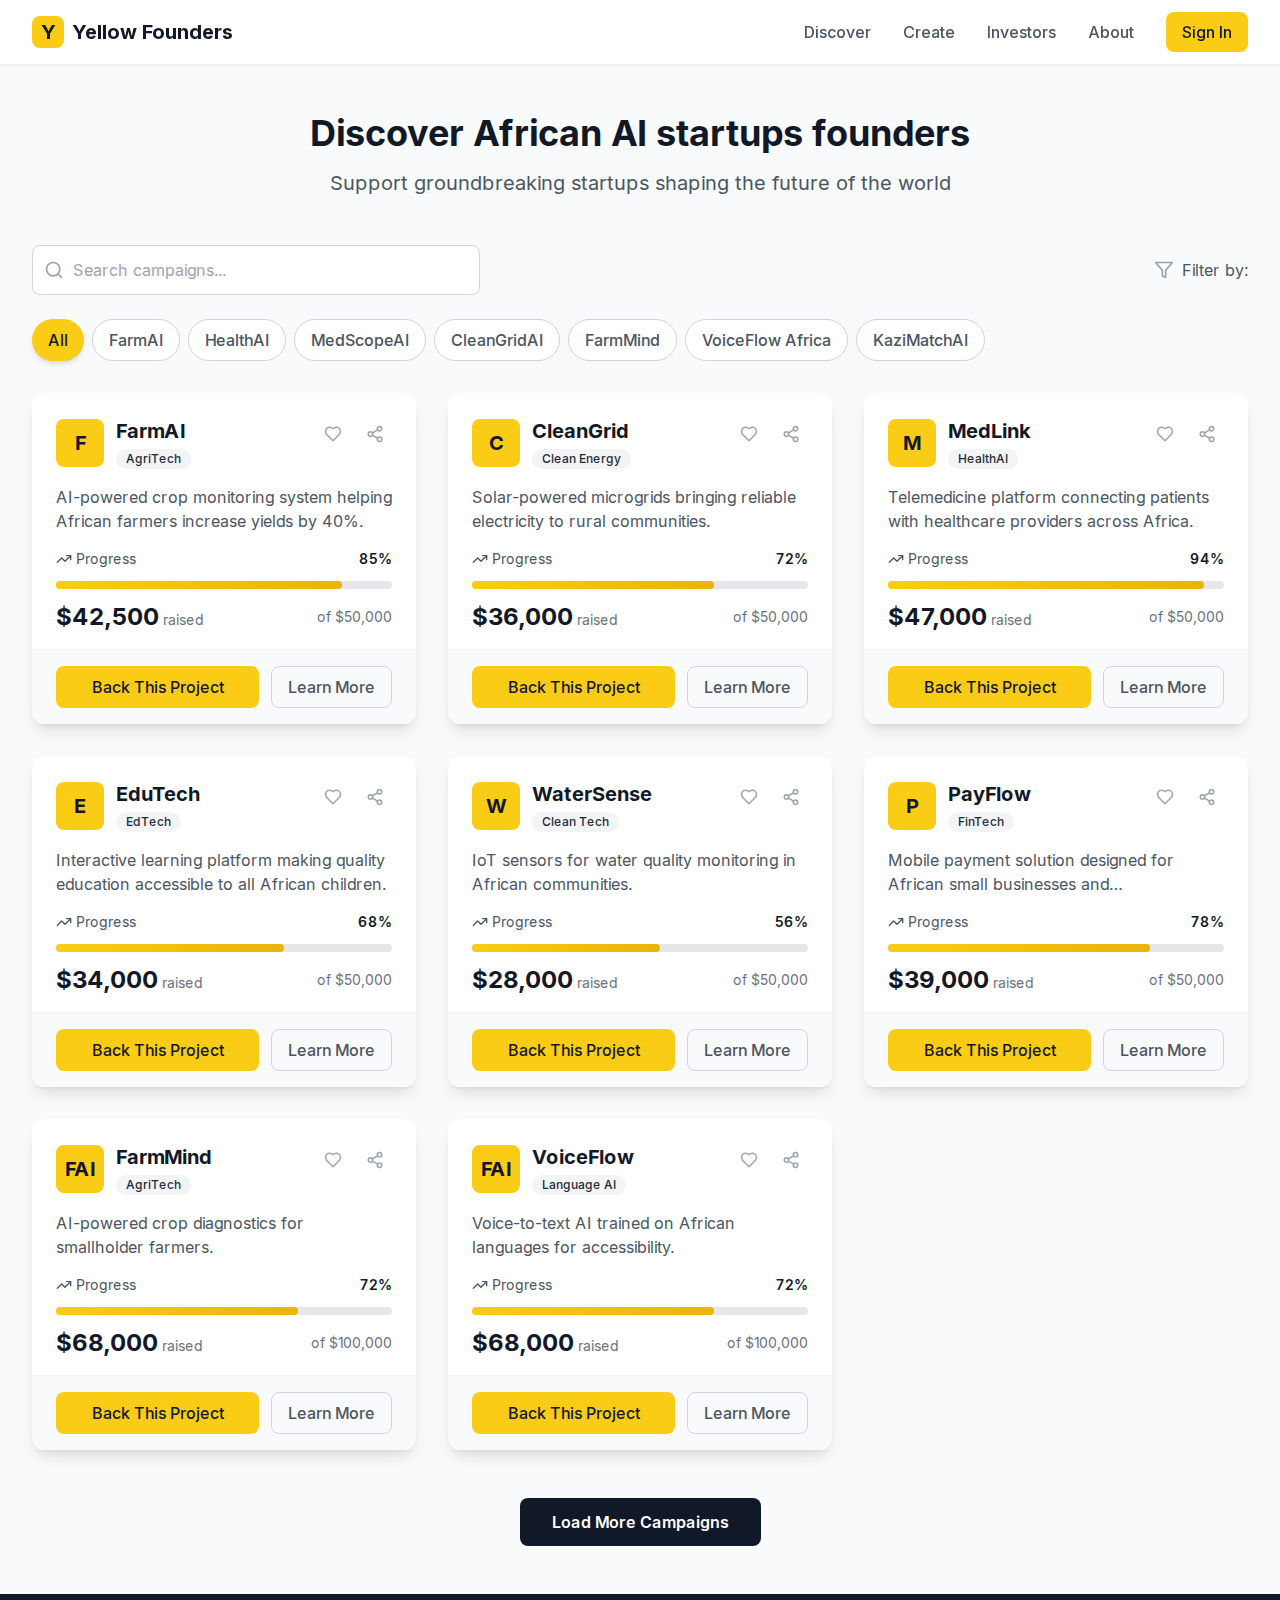
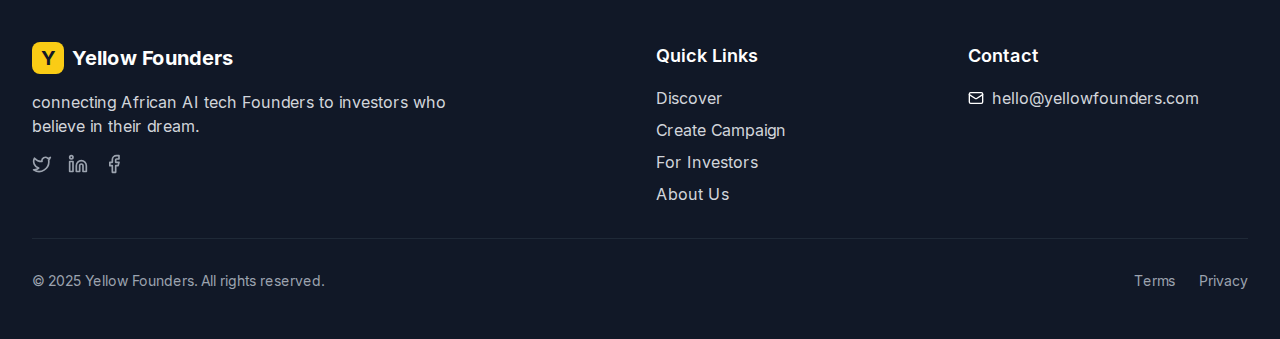
<file: discover.html>
<!DOCTYPE html><html lang="en"><head><meta charSet="utf-8"/><meta name="viewport" content="width=device-width, initial-scale=1"/><link rel="stylesheet" href="/_next/static/css/498070972063a3ca.css" data-precedence="next"/><link rel="preload" href="/_next/static/chunks/webpack-c7e46860e3a3b837.js" as="script" fetchPriority="low"/><script src="/_next/static/chunks/fd9d1056-f3055c7cd3af78ed.js" async=""></script><script src="/_next/static/chunks/864-ae6ee7b0e9351f2d.js" async=""></script><script src="/_next/static/chunks/main-app-371d7f7c167a70be.js" async=""></script><title>Yellow Founders - Fuel Africa&#x27;s Future with Bold Ideas</title><meta name="description" content="We connect African AI and tech entrepreneurs with backers who believe in their mission."/><meta name="next-size-adjust"/><script src="/_next/static/chunks/polyfills-c67a75d1b6f99dc8.js" noModule=""></script></head><body class="__className_e8ce0c"><nav class="bg-white shadow-sm border-b border-gray-100 sticky top-0 z-50"><div class="max-w-7xl mx-auto px-4 sm:px-6 lg:px-8"><div class="flex justify-between items-center h-16"><a class="flex items-center space-x-2" href="/"><div class="w-8 h-8 bg-yellow-400 rounded-lg flex items-center justify-center"><span class="text-gray-900 font-bold text-xl">Y</span></div><span class="text-xl font-bold text-gray-900">Yellow Founders</span></a><div class="hidden md:flex items-center space-x-8"><a class="text-gray-600 hover:text-yellow-600 transition-colors duration-200 font-medium" href="/discover">Discover</a><a class="text-gray-600 hover:text-yellow-600 transition-colors duration-200 font-medium" href="/create">Create</a><a class="text-gray-600 hover:text-yellow-600 transition-colors duration-200 font-medium" href="/investors">Investors</a><a class="text-gray-600 hover:text-yellow-600 transition-colors duration-200 font-medium" href="/about">About</a><a class="bg-yellow-400 hover:bg-yellow-500 text-gray-900 px-4 py-2 rounded-lg font-medium transition-colors duration-200" href="/signin">Sign In</a></div><div class="md:hidden"><button class="text-gray-600 hover:text-gray-900 transition-colors duration-200"><svg xmlns="http://www.w3.org/2000/svg" width="24" height="24" viewBox="0 0 24 24" fill="none" stroke="currentColor" stroke-width="2" stroke-linecap="round" stroke-linejoin="round" class="lucide lucide-menu"><line x1="4" x2="20" y1="12" y2="12"></line><line x1="4" x2="20" y1="6" y2="6"></line><line x1="4" x2="20" y1="18" y2="18"></line></svg></button></div></div></div></nav><main class="min-h-screen"><div class="min-h-screen bg-gray-50 py-12"><div class="max-w-7xl mx-auto px-4 sm:px-6 lg:px-8"><div class="text-center mb-12"><h1 class="text-4xl font-bold text-gray-900 mb-4">Discover African AI startups founders</h1><p class="text-xl text-gray-600 max-w-2xl mx-auto">Support groundbreaking startups shaping the future of the world</p></div><div class="mb-8"><div class="flex flex-col lg:flex-row gap-4 items-center justify-between mb-6"><div class="relative flex-1 max-w-md"><svg xmlns="http://www.w3.org/2000/svg" width="20" height="20" viewBox="0 0 24 24" fill="none" stroke="currentColor" stroke-width="2" stroke-linecap="round" stroke-linejoin="round" class="lucide lucide-search absolute left-3 top-1/2 transform -translate-y-1/2 text-gray-400"><circle cx="11" cy="11" r="8"></circle><path d="m21 21-4.3-4.3"></path></svg><input type="text" placeholder="Search campaigns..." class="w-full pl-10 pr-4 py-3 border border-gray-300 rounded-lg focus:ring-2 focus:ring-yellow-500 focus:border-transparent"/></div><div class="flex items-center space-x-2"><svg xmlns="http://www.w3.org/2000/svg" width="20" height="20" viewBox="0 0 24 24" fill="none" stroke="currentColor" stroke-width="2" stroke-linecap="round" stroke-linejoin="round" class="lucide lucide-filter text-gray-400"><polygon points="22 3 2 3 10 12.46 10 19 14 21 14 12.46 22 3"></polygon></svg><span class="text-gray-600">Filter by:</span></div></div><div class="flex flex-wrap gap-2"><button class="px-4 py-2 rounded-full font-medium transition-all duration-200 bg-yellow-400 text-gray-900 shadow-md">All</button><button class="px-4 py-2 rounded-full font-medium transition-all duration-200 bg-white text-gray-600 hover:bg-gray-100 border border-gray-300">FarmAI</button><button class="px-4 py-2 rounded-full font-medium transition-all duration-200 bg-white text-gray-600 hover:bg-gray-100 border border-gray-300">HealthAI</button><button class="px-4 py-2 rounded-full font-medium transition-all duration-200 bg-white text-gray-600 hover:bg-gray-100 border border-gray-300">MedScopeAI</button><button class="px-4 py-2 rounded-full font-medium transition-all duration-200 bg-white text-gray-600 hover:bg-gray-100 border border-gray-300">CleanGridAI</button><button class="px-4 py-2 rounded-full font-medium transition-all duration-200 bg-white text-gray-600 hover:bg-gray-100 border border-gray-300">FarmMind</button><button class="px-4 py-2 rounded-full font-medium transition-all duration-200 bg-white text-gray-600 hover:bg-gray-100 border border-gray-300">VoiceFlow Africa</button><button class="px-4 py-2 rounded-full font-medium transition-all duration-200 bg-white text-gray-600 hover:bg-gray-100 border border-gray-300">KaziMatchAI</button></div></div><div class="grid grid-cols-1 md:grid-cols-2 lg:grid-cols-3 gap-8"><div class="bg-white rounded-xl shadow-lg hover:shadow-xl transition-all duration-300 transform hover:-translate-y-1 overflow-hidden"><div class="p-6 pb-4"><div class="flex items-start justify-between mb-4"><div class="flex items-center space-x-3"><div class="w-12 h-12 bg-yellow-400 rounded-lg flex items-center justify-center"><span class="text-xl font-bold text-gray-900">F</span></div><div><h3 class="text-xl font-bold text-gray-900">FarmAI</h3><span class="inline-flex items-center px-2.5 py-0.5 rounded-full text-xs font-medium bg-gray-100 text-gray-800">AgriTech</span></div></div><div class="flex space-x-2"><button class="p-2 text-gray-400 hover:text-red-500 transition-colors duration-200"><svg xmlns="http://www.w3.org/2000/svg" width="18" height="18" viewBox="0 0 24 24" fill="none" stroke="currentColor" stroke-width="2" stroke-linecap="round" stroke-linejoin="round" class="lucide lucide-heart"><path d="M19 14c1.49-1.46 3-3.21 3-5.5A5.5 5.5 0 0 0 16.5 3c-1.76 0-3 .5-4.5 2-1.5-1.5-2.74-2-4.5-2A5.5 5.5 0 0 0 2 8.5c0 2.3 1.5 4.05 3 5.5l7 7Z"></path></svg></button><button class="p-2 text-gray-400 hover:text-blue-500 transition-colors duration-200"><svg xmlns="http://www.w3.org/2000/svg" width="18" height="18" viewBox="0 0 24 24" fill="none" stroke="currentColor" stroke-width="2" stroke-linecap="round" stroke-linejoin="round" class="lucide lucide-share2"><circle cx="18" cy="5" r="3"></circle><circle cx="6" cy="12" r="3"></circle><circle cx="18" cy="19" r="3"></circle><line x1="8.59" x2="15.42" y1="13.51" y2="17.49"></line><line x1="15.41" x2="8.59" y1="6.51" y2="10.49"></line></svg></button></div></div><p class="text-gray-600 mb-4 line-clamp-2">AI-powered crop monitoring system helping African farmers increase yields by 40%.</p><div class="space-y-3"><div class="flex items-center justify-between text-sm"><span class="text-gray-600 flex items-center"><svg xmlns="http://www.w3.org/2000/svg" width="16" height="16" viewBox="0 0 24 24" fill="none" stroke="currentColor" stroke-width="2" stroke-linecap="round" stroke-linejoin="round" class="lucide lucide-trending-up mr-1"><polyline points="22 7 13.5 15.5 8.5 10.5 2 17"></polyline><polyline points="16 7 22 7 22 13"></polyline></svg>Progress</span><span class="font-semibold text-gray-900">85<!-- -->%</span></div><div class="w-full bg-gray-200 rounded-full h-2"><div class="bg-gradient-to-r from-yellow-400 to-yellow-500 h-2 rounded-full transition-all duration-500" style="width:85%"></div></div><div class="flex justify-between items-center text-sm"><div><span class="text-2xl font-bold text-gray-900">$42,500</span><span class="text-gray-500 ml-1">raised</span></div><div class="text-right"><div class="text-gray-500">of <!-- -->$50,000</div></div></div></div></div><div class="px-6 py-4 bg-gray-50 border-t border-gray-100"><div class="flex space-x-3"><button class="flex-1 bg-yellow-400 hover:bg-yellow-500 text-gray-900 py-2 px-4 rounded-lg font-medium transition-colors duration-200">Back This Project</button><button class="px-4 py-2 border border-gray-300 text-gray-600 hover:text-gray-900 hover:border-gray-400 rounded-lg font-medium transition-colors duration-200">Learn More</button></div></div></div><div class="bg-white rounded-xl shadow-lg hover:shadow-xl transition-all duration-300 transform hover:-translate-y-1 overflow-hidden"><div class="p-6 pb-4"><div class="flex items-start justify-between mb-4"><div class="flex items-center space-x-3"><div class="w-12 h-12 bg-yellow-400 rounded-lg flex items-center justify-center"><span class="text-xl font-bold text-gray-900">C</span></div><div><h3 class="text-xl font-bold text-gray-900">CleanGrid</h3><span class="inline-flex items-center px-2.5 py-0.5 rounded-full text-xs font-medium bg-gray-100 text-gray-800">Clean Energy</span></div></div><div class="flex space-x-2"><button class="p-2 text-gray-400 hover:text-red-500 transition-colors duration-200"><svg xmlns="http://www.w3.org/2000/svg" width="18" height="18" viewBox="0 0 24 24" fill="none" stroke="currentColor" stroke-width="2" stroke-linecap="round" stroke-linejoin="round" class="lucide lucide-heart"><path d="M19 14c1.49-1.46 3-3.21 3-5.5A5.5 5.5 0 0 0 16.5 3c-1.76 0-3 .5-4.5 2-1.5-1.5-2.74-2-4.5-2A5.5 5.5 0 0 0 2 8.5c0 2.3 1.5 4.05 3 5.5l7 7Z"></path></svg></button><button class="p-2 text-gray-400 hover:text-blue-500 transition-colors duration-200"><svg xmlns="http://www.w3.org/2000/svg" width="18" height="18" viewBox="0 0 24 24" fill="none" stroke="currentColor" stroke-width="2" stroke-linecap="round" stroke-linejoin="round" class="lucide lucide-share2"><circle cx="18" cy="5" r="3"></circle><circle cx="6" cy="12" r="3"></circle><circle cx="18" cy="19" r="3"></circle><line x1="8.59" x2="15.42" y1="13.51" y2="17.49"></line><line x1="15.41" x2="8.59" y1="6.51" y2="10.49"></line></svg></button></div></div><p class="text-gray-600 mb-4 line-clamp-2">Solar-powered microgrids bringing reliable electricity to rural communities.</p><div class="space-y-3"><div class="flex items-center justify-between text-sm"><span class="text-gray-600 flex items-center"><svg xmlns="http://www.w3.org/2000/svg" width="16" height="16" viewBox="0 0 24 24" fill="none" stroke="currentColor" stroke-width="2" stroke-linecap="round" stroke-linejoin="round" class="lucide lucide-trending-up mr-1"><polyline points="22 7 13.5 15.5 8.5 10.5 2 17"></polyline><polyline points="16 7 22 7 22 13"></polyline></svg>Progress</span><span class="font-semibold text-gray-900">72<!-- -->%</span></div><div class="w-full bg-gray-200 rounded-full h-2"><div class="bg-gradient-to-r from-yellow-400 to-yellow-500 h-2 rounded-full transition-all duration-500" style="width:72%"></div></div><div class="flex justify-between items-center text-sm"><div><span class="text-2xl font-bold text-gray-900">$36,000</span><span class="text-gray-500 ml-1">raised</span></div><div class="text-right"><div class="text-gray-500">of <!-- -->$50,000</div></div></div></div></div><div class="px-6 py-4 bg-gray-50 border-t border-gray-100"><div class="flex space-x-3"><button class="flex-1 bg-yellow-400 hover:bg-yellow-500 text-gray-900 py-2 px-4 rounded-lg font-medium transition-colors duration-200">Back This Project</button><button class="px-4 py-2 border border-gray-300 text-gray-600 hover:text-gray-900 hover:border-gray-400 rounded-lg font-medium transition-colors duration-200">Learn More</button></div></div></div><div class="bg-white rounded-xl shadow-lg hover:shadow-xl transition-all duration-300 transform hover:-translate-y-1 overflow-hidden"><div class="p-6 pb-4"><div class="flex items-start justify-between mb-4"><div class="flex items-center space-x-3"><div class="w-12 h-12 bg-yellow-400 rounded-lg flex items-center justify-center"><span class="text-xl font-bold text-gray-900">M</span></div><div><h3 class="text-xl font-bold text-gray-900">MedLink</h3><span class="inline-flex items-center px-2.5 py-0.5 rounded-full text-xs font-medium bg-gray-100 text-gray-800">HealthAI</span></div></div><div class="flex space-x-2"><button class="p-2 text-gray-400 hover:text-red-500 transition-colors duration-200"><svg xmlns="http://www.w3.org/2000/svg" width="18" height="18" viewBox="0 0 24 24" fill="none" stroke="currentColor" stroke-width="2" stroke-linecap="round" stroke-linejoin="round" class="lucide lucide-heart"><path d="M19 14c1.49-1.46 3-3.21 3-5.5A5.5 5.5 0 0 0 16.5 3c-1.76 0-3 .5-4.5 2-1.5-1.5-2.74-2-4.5-2A5.5 5.5 0 0 0 2 8.5c0 2.3 1.5 4.05 3 5.5l7 7Z"></path></svg></button><button class="p-2 text-gray-400 hover:text-blue-500 transition-colors duration-200"><svg xmlns="http://www.w3.org/2000/svg" width="18" height="18" viewBox="0 0 24 24" fill="none" stroke="currentColor" stroke-width="2" stroke-linecap="round" stroke-linejoin="round" class="lucide lucide-share2"><circle cx="18" cy="5" r="3"></circle><circle cx="6" cy="12" r="3"></circle><circle cx="18" cy="19" r="3"></circle><line x1="8.59" x2="15.42" y1="13.51" y2="17.49"></line><line x1="15.41" x2="8.59" y1="6.51" y2="10.49"></line></svg></button></div></div><p class="text-gray-600 mb-4 line-clamp-2">Telemedicine platform connecting patients with healthcare providers across Africa.</p><div class="space-y-3"><div class="flex items-center justify-between text-sm"><span class="text-gray-600 flex items-center"><svg xmlns="http://www.w3.org/2000/svg" width="16" height="16" viewBox="0 0 24 24" fill="none" stroke="currentColor" stroke-width="2" stroke-linecap="round" stroke-linejoin="round" class="lucide lucide-trending-up mr-1"><polyline points="22 7 13.5 15.5 8.5 10.5 2 17"></polyline><polyline points="16 7 22 7 22 13"></polyline></svg>Progress</span><span class="font-semibold text-gray-900">94<!-- -->%</span></div><div class="w-full bg-gray-200 rounded-full h-2"><div class="bg-gradient-to-r from-yellow-400 to-yellow-500 h-2 rounded-full transition-all duration-500" style="width:94%"></div></div><div class="flex justify-between items-center text-sm"><div><span class="text-2xl font-bold text-gray-900">$47,000</span><span class="text-gray-500 ml-1">raised</span></div><div class="text-right"><div class="text-gray-500">of <!-- -->$50,000</div></div></div></div></div><div class="px-6 py-4 bg-gray-50 border-t border-gray-100"><div class="flex space-x-3"><button class="flex-1 bg-yellow-400 hover:bg-yellow-500 text-gray-900 py-2 px-4 rounded-lg font-medium transition-colors duration-200">Back This Project</button><button class="px-4 py-2 border border-gray-300 text-gray-600 hover:text-gray-900 hover:border-gray-400 rounded-lg font-medium transition-colors duration-200">Learn More</button></div></div></div><div class="bg-white rounded-xl shadow-lg hover:shadow-xl transition-all duration-300 transform hover:-translate-y-1 overflow-hidden"><div class="p-6 pb-4"><div class="flex items-start justify-between mb-4"><div class="flex items-center space-x-3"><div class="w-12 h-12 bg-yellow-400 rounded-lg flex items-center justify-center"><span class="text-xl font-bold text-gray-900">E</span></div><div><h3 class="text-xl font-bold text-gray-900">EduTech</h3><span class="inline-flex items-center px-2.5 py-0.5 rounded-full text-xs font-medium bg-gray-100 text-gray-800">EdTech</span></div></div><div class="flex space-x-2"><button class="p-2 text-gray-400 hover:text-red-500 transition-colors duration-200"><svg xmlns="http://www.w3.org/2000/svg" width="18" height="18" viewBox="0 0 24 24" fill="none" stroke="currentColor" stroke-width="2" stroke-linecap="round" stroke-linejoin="round" class="lucide lucide-heart"><path d="M19 14c1.49-1.46 3-3.21 3-5.5A5.5 5.5 0 0 0 16.5 3c-1.76 0-3 .5-4.5 2-1.5-1.5-2.74-2-4.5-2A5.5 5.5 0 0 0 2 8.5c0 2.3 1.5 4.05 3 5.5l7 7Z"></path></svg></button><button class="p-2 text-gray-400 hover:text-blue-500 transition-colors duration-200"><svg xmlns="http://www.w3.org/2000/svg" width="18" height="18" viewBox="0 0 24 24" fill="none" stroke="currentColor" stroke-width="2" stroke-linecap="round" stroke-linejoin="round" class="lucide lucide-share2"><circle cx="18" cy="5" r="3"></circle><circle cx="6" cy="12" r="3"></circle><circle cx="18" cy="19" r="3"></circle><line x1="8.59" x2="15.42" y1="13.51" y2="17.49"></line><line x1="15.41" x2="8.59" y1="6.51" y2="10.49"></line></svg></button></div></div><p class="text-gray-600 mb-4 line-clamp-2">Interactive learning platform making quality education accessible to all African children.</p><div class="space-y-3"><div class="flex items-center justify-between text-sm"><span class="text-gray-600 flex items-center"><svg xmlns="http://www.w3.org/2000/svg" width="16" height="16" viewBox="0 0 24 24" fill="none" stroke="currentColor" stroke-width="2" stroke-linecap="round" stroke-linejoin="round" class="lucide lucide-trending-up mr-1"><polyline points="22 7 13.5 15.5 8.5 10.5 2 17"></polyline><polyline points="16 7 22 7 22 13"></polyline></svg>Progress</span><span class="font-semibold text-gray-900">68<!-- -->%</span></div><div class="w-full bg-gray-200 rounded-full h-2"><div class="bg-gradient-to-r from-yellow-400 to-yellow-500 h-2 rounded-full transition-all duration-500" style="width:68%"></div></div><div class="flex justify-between items-center text-sm"><div><span class="text-2xl font-bold text-gray-900">$34,000</span><span class="text-gray-500 ml-1">raised</span></div><div class="text-right"><div class="text-gray-500">of <!-- -->$50,000</div></div></div></div></div><div class="px-6 py-4 bg-gray-50 border-t border-gray-100"><div class="flex space-x-3"><button class="flex-1 bg-yellow-400 hover:bg-yellow-500 text-gray-900 py-2 px-4 rounded-lg font-medium transition-colors duration-200">Back This Project</button><button class="px-4 py-2 border border-gray-300 text-gray-600 hover:text-gray-900 hover:border-gray-400 rounded-lg font-medium transition-colors duration-200">Learn More</button></div></div></div><div class="bg-white rounded-xl shadow-lg hover:shadow-xl transition-all duration-300 transform hover:-translate-y-1 overflow-hidden"><div class="p-6 pb-4"><div class="flex items-start justify-between mb-4"><div class="flex items-center space-x-3"><div class="w-12 h-12 bg-yellow-400 rounded-lg flex items-center justify-center"><span class="text-xl font-bold text-gray-900">W</span></div><div><h3 class="text-xl font-bold text-gray-900">WaterSense</h3><span class="inline-flex items-center px-2.5 py-0.5 rounded-full text-xs font-medium bg-gray-100 text-gray-800">Clean Tech</span></div></div><div class="flex space-x-2"><button class="p-2 text-gray-400 hover:text-red-500 transition-colors duration-200"><svg xmlns="http://www.w3.org/2000/svg" width="18" height="18" viewBox="0 0 24 24" fill="none" stroke="currentColor" stroke-width="2" stroke-linecap="round" stroke-linejoin="round" class="lucide lucide-heart"><path d="M19 14c1.49-1.46 3-3.21 3-5.5A5.5 5.5 0 0 0 16.5 3c-1.76 0-3 .5-4.5 2-1.5-1.5-2.74-2-4.5-2A5.5 5.5 0 0 0 2 8.5c0 2.3 1.5 4.05 3 5.5l7 7Z"></path></svg></button><button class="p-2 text-gray-400 hover:text-blue-500 transition-colors duration-200"><svg xmlns="http://www.w3.org/2000/svg" width="18" height="18" viewBox="0 0 24 24" fill="none" stroke="currentColor" stroke-width="2" stroke-linecap="round" stroke-linejoin="round" class="lucide lucide-share2"><circle cx="18" cy="5" r="3"></circle><circle cx="6" cy="12" r="3"></circle><circle cx="18" cy="19" r="3"></circle><line x1="8.59" x2="15.42" y1="13.51" y2="17.49"></line><line x1="15.41" x2="8.59" y1="6.51" y2="10.49"></line></svg></button></div></div><p class="text-gray-600 mb-4 line-clamp-2">IoT sensors for water quality monitoring in African communities.</p><div class="space-y-3"><div class="flex items-center justify-between text-sm"><span class="text-gray-600 flex items-center"><svg xmlns="http://www.w3.org/2000/svg" width="16" height="16" viewBox="0 0 24 24" fill="none" stroke="currentColor" stroke-width="2" stroke-linecap="round" stroke-linejoin="round" class="lucide lucide-trending-up mr-1"><polyline points="22 7 13.5 15.5 8.5 10.5 2 17"></polyline><polyline points="16 7 22 7 22 13"></polyline></svg>Progress</span><span class="font-semibold text-gray-900">56<!-- -->%</span></div><div class="w-full bg-gray-200 rounded-full h-2"><div class="bg-gradient-to-r from-yellow-400 to-yellow-500 h-2 rounded-full transition-all duration-500" style="width:56%"></div></div><div class="flex justify-between items-center text-sm"><div><span class="text-2xl font-bold text-gray-900">$28,000</span><span class="text-gray-500 ml-1">raised</span></div><div class="text-right"><div class="text-gray-500">of <!-- -->$50,000</div></div></div></div></div><div class="px-6 py-4 bg-gray-50 border-t border-gray-100"><div class="flex space-x-3"><button class="flex-1 bg-yellow-400 hover:bg-yellow-500 text-gray-900 py-2 px-4 rounded-lg font-medium transition-colors duration-200">Back This Project</button><button class="px-4 py-2 border border-gray-300 text-gray-600 hover:text-gray-900 hover:border-gray-400 rounded-lg font-medium transition-colors duration-200">Learn More</button></div></div></div><div class="bg-white rounded-xl shadow-lg hover:shadow-xl transition-all duration-300 transform hover:-translate-y-1 overflow-hidden"><div class="p-6 pb-4"><div class="flex items-start justify-between mb-4"><div class="flex items-center space-x-3"><div class="w-12 h-12 bg-yellow-400 rounded-lg flex items-center justify-center"><span class="text-xl font-bold text-gray-900">P</span></div><div><h3 class="text-xl font-bold text-gray-900">PayFlow</h3><span class="inline-flex items-center px-2.5 py-0.5 rounded-full text-xs font-medium bg-gray-100 text-gray-800">FinTech</span></div></div><div class="flex space-x-2"><button class="p-2 text-gray-400 hover:text-red-500 transition-colors duration-200"><svg xmlns="http://www.w3.org/2000/svg" width="18" height="18" viewBox="0 0 24 24" fill="none" stroke="currentColor" stroke-width="2" stroke-linecap="round" stroke-linejoin="round" class="lucide lucide-heart"><path d="M19 14c1.49-1.46 3-3.21 3-5.5A5.5 5.5 0 0 0 16.5 3c-1.76 0-3 .5-4.5 2-1.5-1.5-2.74-2-4.5-2A5.5 5.5 0 0 0 2 8.5c0 2.3 1.5 4.05 3 5.5l7 7Z"></path></svg></button><button class="p-2 text-gray-400 hover:text-blue-500 transition-colors duration-200"><svg xmlns="http://www.w3.org/2000/svg" width="18" height="18" viewBox="0 0 24 24" fill="none" stroke="currentColor" stroke-width="2" stroke-linecap="round" stroke-linejoin="round" class="lucide lucide-share2"><circle cx="18" cy="5" r="3"></circle><circle cx="6" cy="12" r="3"></circle><circle cx="18" cy="19" r="3"></circle><line x1="8.59" x2="15.42" y1="13.51" y2="17.49"></line><line x1="15.41" x2="8.59" y1="6.51" y2="10.49"></line></svg></button></div></div><p class="text-gray-600 mb-4 line-clamp-2">Mobile payment solution designed for African small businesses and entrepreneurs.</p><div class="space-y-3"><div class="flex items-center justify-between text-sm"><span class="text-gray-600 flex items-center"><svg xmlns="http://www.w3.org/2000/svg" width="16" height="16" viewBox="0 0 24 24" fill="none" stroke="currentColor" stroke-width="2" stroke-linecap="round" stroke-linejoin="round" class="lucide lucide-trending-up mr-1"><polyline points="22 7 13.5 15.5 8.5 10.5 2 17"></polyline><polyline points="16 7 22 7 22 13"></polyline></svg>Progress</span><span class="font-semibold text-gray-900">78<!-- -->%</span></div><div class="w-full bg-gray-200 rounded-full h-2"><div class="bg-gradient-to-r from-yellow-400 to-yellow-500 h-2 rounded-full transition-all duration-500" style="width:78%"></div></div><div class="flex justify-between items-center text-sm"><div><span class="text-2xl font-bold text-gray-900">$39,000</span><span class="text-gray-500 ml-1">raised</span></div><div class="text-right"><div class="text-gray-500">of <!-- -->$50,000</div></div></div></div></div><div class="px-6 py-4 bg-gray-50 border-t border-gray-100"><div class="flex space-x-3"><button class="flex-1 bg-yellow-400 hover:bg-yellow-500 text-gray-900 py-2 px-4 rounded-lg font-medium transition-colors duration-200">Back This Project</button><button class="px-4 py-2 border border-gray-300 text-gray-600 hover:text-gray-900 hover:border-gray-400 rounded-lg font-medium transition-colors duration-200">Learn More</button></div></div></div><div class="bg-white rounded-xl shadow-lg hover:shadow-xl transition-all duration-300 transform hover:-translate-y-1 overflow-hidden"><div class="p-6 pb-4"><div class="flex items-start justify-between mb-4"><div class="flex items-center space-x-3"><div class="w-12 h-12 bg-yellow-400 rounded-lg flex items-center justify-center"><span class="text-xl font-bold text-gray-900">FAI</span></div><div><h3 class="text-xl font-bold text-gray-900">FarmMind</h3><span class="inline-flex items-center px-2.5 py-0.5 rounded-full text-xs font-medium bg-gray-100 text-gray-800">AgriTech</span></div></div><div class="flex space-x-2"><button class="p-2 text-gray-400 hover:text-red-500 transition-colors duration-200"><svg xmlns="http://www.w3.org/2000/svg" width="18" height="18" viewBox="0 0 24 24" fill="none" stroke="currentColor" stroke-width="2" stroke-linecap="round" stroke-linejoin="round" class="lucide lucide-heart"><path d="M19 14c1.49-1.46 3-3.21 3-5.5A5.5 5.5 0 0 0 16.5 3c-1.76 0-3 .5-4.5 2-1.5-1.5-2.74-2-4.5-2A5.5 5.5 0 0 0 2 8.5c0 2.3 1.5 4.05 3 5.5l7 7Z"></path></svg></button><button class="p-2 text-gray-400 hover:text-blue-500 transition-colors duration-200"><svg xmlns="http://www.w3.org/2000/svg" width="18" height="18" viewBox="0 0 24 24" fill="none" stroke="currentColor" stroke-width="2" stroke-linecap="round" stroke-linejoin="round" class="lucide lucide-share2"><circle cx="18" cy="5" r="3"></circle><circle cx="6" cy="12" r="3"></circle><circle cx="18" cy="19" r="3"></circle><line x1="8.59" x2="15.42" y1="13.51" y2="17.49"></line><line x1="15.41" x2="8.59" y1="6.51" y2="10.49"></line></svg></button></div></div><p class="text-gray-600 mb-4 line-clamp-2">AI-powered crop diagnostics for smallholder farmers.</p><div class="space-y-3"><div class="flex items-center justify-between text-sm"><span class="text-gray-600 flex items-center"><svg xmlns="http://www.w3.org/2000/svg" width="16" height="16" viewBox="0 0 24 24" fill="none" stroke="currentColor" stroke-width="2" stroke-linecap="round" stroke-linejoin="round" class="lucide lucide-trending-up mr-1"><polyline points="22 7 13.5 15.5 8.5 10.5 2 17"></polyline><polyline points="16 7 22 7 22 13"></polyline></svg>Progress</span><span class="font-semibold text-gray-900">72<!-- -->%</span></div><div class="w-full bg-gray-200 rounded-full h-2"><div class="bg-gradient-to-r from-yellow-400 to-yellow-500 h-2 rounded-full transition-all duration-500" style="width:72%"></div></div><div class="flex justify-between items-center text-sm"><div><span class="text-2xl font-bold text-gray-900">$68,000</span><span class="text-gray-500 ml-1">raised</span></div><div class="text-right"><div class="text-gray-500">of <!-- -->$100,000</div></div></div></div></div><div class="px-6 py-4 bg-gray-50 border-t border-gray-100"><div class="flex space-x-3"><button class="flex-1 bg-yellow-400 hover:bg-yellow-500 text-gray-900 py-2 px-4 rounded-lg font-medium transition-colors duration-200">Back This Project</button><button class="px-4 py-2 border border-gray-300 text-gray-600 hover:text-gray-900 hover:border-gray-400 rounded-lg font-medium transition-colors duration-200">Learn More</button></div></div></div><div class="bg-white rounded-xl shadow-lg hover:shadow-xl transition-all duration-300 transform hover:-translate-y-1 overflow-hidden"><div class="p-6 pb-4"><div class="flex items-start justify-between mb-4"><div class="flex items-center space-x-3"><div class="w-12 h-12 bg-yellow-400 rounded-lg flex items-center justify-center"><span class="text-xl font-bold text-gray-900">FAI</span></div><div><h3 class="text-xl font-bold text-gray-900">VoiceFlow</h3><span class="inline-flex items-center px-2.5 py-0.5 rounded-full text-xs font-medium bg-gray-100 text-gray-800">Language AI</span></div></div><div class="flex space-x-2"><button class="p-2 text-gray-400 hover:text-red-500 transition-colors duration-200"><svg xmlns="http://www.w3.org/2000/svg" width="18" height="18" viewBox="0 0 24 24" fill="none" stroke="currentColor" stroke-width="2" stroke-linecap="round" stroke-linejoin="round" class="lucide lucide-heart"><path d="M19 14c1.49-1.46 3-3.21 3-5.5A5.5 5.5 0 0 0 16.5 3c-1.76 0-3 .5-4.5 2-1.5-1.5-2.74-2-4.5-2A5.5 5.5 0 0 0 2 8.5c0 2.3 1.5 4.05 3 5.5l7 7Z"></path></svg></button><button class="p-2 text-gray-400 hover:text-blue-500 transition-colors duration-200"><svg xmlns="http://www.w3.org/2000/svg" width="18" height="18" viewBox="0 0 24 24" fill="none" stroke="currentColor" stroke-width="2" stroke-linecap="round" stroke-linejoin="round" class="lucide lucide-share2"><circle cx="18" cy="5" r="3"></circle><circle cx="6" cy="12" r="3"></circle><circle cx="18" cy="19" r="3"></circle><line x1="8.59" x2="15.42" y1="13.51" y2="17.49"></line><line x1="15.41" x2="8.59" y1="6.51" y2="10.49"></line></svg></button></div></div><p class="text-gray-600 mb-4 line-clamp-2">Voice-to-text AI trained on African languages for accessibility.</p><div class="space-y-3"><div class="flex items-center justify-between text-sm"><span class="text-gray-600 flex items-center"><svg xmlns="http://www.w3.org/2000/svg" width="16" height="16" viewBox="0 0 24 24" fill="none" stroke="currentColor" stroke-width="2" stroke-linecap="round" stroke-linejoin="round" class="lucide lucide-trending-up mr-1"><polyline points="22 7 13.5 15.5 8.5 10.5 2 17"></polyline><polyline points="16 7 22 7 22 13"></polyline></svg>Progress</span><span class="font-semibold text-gray-900">72<!-- -->%</span></div><div class="w-full bg-gray-200 rounded-full h-2"><div class="bg-gradient-to-r from-yellow-400 to-yellow-500 h-2 rounded-full transition-all duration-500" style="width:72%"></div></div><div class="flex justify-between items-center text-sm"><div><span class="text-2xl font-bold text-gray-900">$68,000</span><span class="text-gray-500 ml-1">raised</span></div><div class="text-right"><div class="text-gray-500">of <!-- -->$100,000</div></div></div></div></div><div class="px-6 py-4 bg-gray-50 border-t border-gray-100"><div class="flex space-x-3"><button class="flex-1 bg-yellow-400 hover:bg-yellow-500 text-gray-900 py-2 px-4 rounded-lg font-medium transition-colors duration-200">Back This Project</button><button class="px-4 py-2 border border-gray-300 text-gray-600 hover:text-gray-900 hover:border-gray-400 rounded-lg font-medium transition-colors duration-200">Learn More</button></div></div></div></div><div class="text-center mt-12"><button class="bg-gray-900 hover:bg-gray-800 text-white px-8 py-3 rounded-lg font-semibold transition-colors duration-200">Load More Campaigns</button></div></div></div></main><footer class="bg-gray-900 text-white py-12"><div class="max-w-7xl mx-auto px-4 sm:px-6 lg:px-8"><div class="grid grid-cols-1 md:grid-cols-4 gap-8"><div class="col-span-1 md:col-span-2"><div class="flex items-center space-x-2 mb-4"><div class="w-8 h-8 bg-yellow-400 rounded-lg flex items-center justify-center"><span class="text-gray-900 font-bold text-xl">Y</span></div><span class="text-xl font-bold">Yellow Founders</span></div><p class="text-gray-300 mb-4 max-w-md">connecting African AI tech Founders to investors who believe in their dream.</p><div class="flex space-x-4"><a href="#" class="text-gray-400 hover:text-yellow-400 transition-colors duration-200"><svg xmlns="http://www.w3.org/2000/svg" width="20" height="20" viewBox="0 0 24 24" fill="none" stroke="currentColor" stroke-width="2" stroke-linecap="round" stroke-linejoin="round" class="lucide lucide-twitter"><path d="M22 4s-.7 2.1-2 3.4c1.6 10-9.4 17.3-18 11.6 2.2.1 4.4-.6 6-2C3 15.5.5 9.6 3 5c2.2 2.6 5.6 4.1 9 4-.9-4.2 4-6.6 7-3.8 1.1 0 3-1.2 3-1.2z"></path></svg></a><a href="#" class="text-gray-400 hover:text-yellow-400 transition-colors duration-200"><svg xmlns="http://www.w3.org/2000/svg" width="20" height="20" viewBox="0 0 24 24" fill="none" stroke="currentColor" stroke-width="2" stroke-linecap="round" stroke-linejoin="round" class="lucide lucide-linkedin"><path d="M16 8a6 6 0 0 1 6 6v7h-4v-7a2 2 0 0 0-2-2 2 2 0 0 0-2 2v7h-4v-7a6 6 0 0 1 6-6z"></path><rect width="4" height="12" x="2" y="9"></rect><circle cx="4" cy="4" r="2"></circle></svg></a><a href="#" class="text-gray-400 hover:text-yellow-400 transition-colors duration-200"><svg xmlns="http://www.w3.org/2000/svg" width="20" height="20" viewBox="0 0 24 24" fill="none" stroke="currentColor" stroke-width="2" stroke-linecap="round" stroke-linejoin="round" class="lucide lucide-facebook"><path d="M18 2h-3a5 5 0 0 0-5 5v3H7v4h3v8h4v-8h3l1-4h-4V7a1 1 0 0 1 1-1h3z"></path></svg></a></div></div><div><h3 class="text-lg font-semibold mb-4">Quick Links</h3><ul class="space-y-2"><li><a class="text-gray-300 hover:text-yellow-400 transition-colors duration-200" href="/discover">Discover</a></li><li><a class="text-gray-300 hover:text-yellow-400 transition-colors duration-200" href="/create">Create Campaign</a></li><li><a class="text-gray-300 hover:text-yellow-400 transition-colors duration-200" href="/investors">For Investors</a></li><li><a class="text-gray-300 hover:text-yellow-400 transition-colors duration-200" href="/about">About Us</a></li></ul></div><div><h3 class="text-lg font-semibold mb-4">Contact</h3><div class="flex items-center space-x-2 mb-2"><svg xmlns="http://www.w3.org/2000/svg" width="16" height="16" viewBox="0 0 24 24" fill="none" stroke="currentColor" stroke-width="2" stroke-linecap="round" stroke-linejoin="round" class="lucide lucide-mail"><rect width="20" height="16" x="2" y="4" rx="2"></rect><path d="m22 7-8.97 5.7a1.94 1.94 0 0 1-2.06 0L2 7"></path></svg><a href="mailto:hello@yellowfounders.com" class="text-gray-300 hover:text-yellow-400 transition-colors duration-200">hello@yellowfounders.com</a></div></div></div><div class="border-t border-gray-800 mt-8 pt-8 flex flex-col md:flex-row justify-between items-center"><p class="text-gray-400 text-sm mb-4 md:mb-0">© 2025 Yellow Founders. All rights reserved.</p><div class="flex space-x-6 text-sm"><a class="text-gray-400 hover:text-yellow-400 transition-colors duration-200" href="#">Terms</a><a class="text-gray-400 hover:text-yellow-400 transition-colors duration-200" href="#">Privacy</a></div></div></div></footer><script src="/_next/static/chunks/webpack-c7e46860e3a3b837.js" async=""></script><script>(self.__next_f=self.__next_f||[]).push([0])</script><script>self.__next_f.push([1,"1:HL[\"/_next/static/media/e4af272ccee01ff0-s.p.woff2\",\"font\",{\"crossOrigin\":\"\",\"type\":\"font/woff2\"}]\n2:HL[\"/_next/static/css/498070972063a3ca.css\",\"style\"]\n0:\"$L3\"\n"])</script><script>self.__next_f.push([1,"4:I{\"id\":6054,\"chunks\":[\"272:static/chunks/webpack-c7e46860e3a3b837.js\",\"971:static/chunks/fd9d1056-f3055c7cd3af78ed.js\",\"864:static/chunks/864-ae6ee7b0e9351f2d.js\"],\"name\":\"\",\"async\":false}\n6:I{\"id\":1729,\"chunks\":[\"272:static/chunks/webpack-c7e46860e3a3b837.js\",\"971:static/chunks/fd9d1056-f3055c7cd3af78ed.js\",\"864:static/chunks/864-ae6ee7b0e9351f2d.js\"],\"name\":\"\",\"async\":false}\n7:I{\"id\":8136,\"chunks\":[\"724:static/chunks/724-e1f800222284fc1f.js\",\"185:static/chunks/app/layout-c472d15f5cfaec5d.js\"],\"name\":\"\","])</script><script>self.__next_f.push([1,"\"async\":false}\n8:I{\"id\":1443,\"chunks\":[\"272:static/chunks/webpack-c7e46860e3a3b837.js\",\"971:static/chunks/fd9d1056-f3055c7cd3af78ed.js\",\"864:static/chunks/864-ae6ee7b0e9351f2d.js\"],\"name\":\"\",\"async\":false}\n9:I{\"id\":8639,\"chunks\":[\"272:static/chunks/webpack-c7e46860e3a3b837.js\",\"971:static/chunks/fd9d1056-f3055c7cd3af78ed.js\",\"864:static/chunks/864-ae6ee7b0e9351f2d.js\"],\"name\":\"\",\"async\":false}\nb:I{\"id\":5146,\"chunks\":[\"272:static/chunks/webpack-c7e46860e3a3b837.js\",\"971:static/chunks/fd9d1056-f3055c7cd3af78e"])</script><script>self.__next_f.push([1,"d.js\",\"864:static/chunks/864-ae6ee7b0e9351f2d.js\"],\"name\":\"\",\"async\":false}\nc:I{\"id\":8820,\"chunks\":[\"583:static/chunks/app/discover/page-75419e257dadc8c1.js\"],\"name\":\"\",\"async\":false}\nd:I{\"id\":4724,\"chunks\":[\"724:static/chunks/724-e1f800222284fc1f.js\",\"931:static/chunks/app/page-10bf39479258ff4e.js\"],\"name\":\"\",\"async\":false}\n"])</script><script>self.__next_f.push([1,"3:[[[\"$\",\"link\",\"0\",{\"rel\":\"stylesheet\",\"href\":\"/_next/static/css/498070972063a3ca.css\",\"precedence\":\"next\"}]],[\"$\",\"$L4\",null,{\"buildId\":\"r0zx-ydnOUTna91bbisb7\",\"assetPrefix\":\"\",\"initialCanonicalUrl\":\"/discover\",\"initialTree\":[\"\",{\"children\":[\"discover\",{\"children\":[\"__PAGE__\",{}]}]},\"$undefined\",\"$undefined\",true],\"initialHead\":[false,\"$L5\"],\"globalErrorComponent\":\"$6\",\"children\":[null,[\"$\",\"html\",null,{\"lang\":\"en\",\"children\":[\"$\",\"body\",null,{\"className\":\"__className_e8ce0c\",\"children\":[[\"$\",\"$L7\",null,{}],[\"$\",\"main\",null,{\"className\":\"min-h-screen\",\"children\":[\"$\",\"$L8\",null,{\"parallelRouterKey\":\"children\",\"segmentPath\":[\"children\"],\"loading\":\"$undefined\",\"loadingStyles\":\"$undefined\",\"hasLoading\":false,\"error\":\"$undefined\",\"errorStyles\":\"$undefined\",\"template\":[\"$\",\"$L9\",null,{}],\"templateStyles\":\"$undefined\",\"notFound\":[[\"$\",\"title\",null,{\"children\":\"404: This page could not be found.\"}],[\"$\",\"div\",null,{\"style\":{\"fontFamily\":\"system-ui,\\\"Segoe UI\\\",Roboto,Helvetica,Arial,sans-serif,\\\"Apple Color Emoji\\\",\\\"Segoe UI Emoji\\\"\",\"height\":\"100vh\",\"textAlign\":\"center\",\"display\":\"flex\",\"flexDirection\":\"column\",\"alignItems\":\"center\",\"justifyContent\":\"center\"},\"children\":[\"$\",\"div\",null,{\"children\":[[\"$\",\"style\",null,{\"dangerouslySetInnerHTML\":{\"__html\":\"body{color:#000;background:#fff;margin:0}.next-error-h1{border-right:1px solid rgba(0,0,0,.3)}@media (prefers-color-scheme:dark){body{color:#fff;background:#000}.next-error-h1{border-right:1px solid rgba(255,255,255,.3)}}\"}}],[\"$\",\"h1\",null,{\"className\":\"next-error-h1\",\"style\":{\"display\":\"inline-block\",\"margin\":\"0 20px 0 0\",\"padding\":\"0 23px 0 0\",\"fontSize\":24,\"fontWeight\":500,\"verticalAlign\":\"top\",\"lineHeight\":\"49px\"},\"children\":\"404\"}],[\"$\",\"div\",null,{\"style\":{\"display\":\"inline-block\"},\"children\":[\"$\",\"h2\",null,{\"style\":{\"fontSize\":14,\"fontWeight\":400,\"lineHeight\":\"49px\",\"margin\":0},\"children\":\"This page could not be found.\"}]}]]}]}]],\"notFoundStyles\":[],\"childProp\":{\"current\":[\"$\",\"$L8\",null,{\"parallelRouterKey\":\"children\",\"segmentPath\":[\"children\",\"discover\",\"children\"],\"loading\":\"$undefined\",\"loadingStyles\":\"$undefined\",\"hasLoading\":false,\"error\":\"$undefined\",\"errorStyles\":\"$undefined\",\"template\":[\"$\",\"$L9\",null,{}],\"templateStyles\":\"$undefined\",\"notFound\":\"$undefined\",\"notFoundStyles\":\"$undefined\",\"childProp\":{\"current\":[\"$La\",[\"$\",\"$Lb\",null,{\"propsForComponent\":{\"params\":{}},\"Component\":\"$c\"}],null],\"segment\":\"__PAGE__\"},\"styles\":[]}],\"segment\":\"discover\"},\"styles\":[]}]}],[\"$\",\"footer\",null,{\"className\":\"bg-gray-900 text-white py-12\",\"children\":[\"$\",\"div\",null,{\"className\":\"max-w-7xl mx-auto px-4 sm:px-6 lg:px-8\",\"children\":[[\"$\",\"div\",null,{\"className\":\"grid grid-cols-1 md:grid-cols-4 gap-8\",\"children\":[[\"$\",\"div\",null,{\"className\":\"col-span-1 md:col-span-2\",\"children\":[[\"$\",\"div\",null,{\"className\":\"flex items-center space-x-2 mb-4\",\"children\":[[\"$\",\"div\",null,{\"className\":\"w-8 h-8 bg-yellow-400 rounded-lg flex items-center justify-center\",\"children\":[\"$\",\"span\",null,{\"className\":\"text-gray-900 font-bold text-xl\",\"children\":\"Y\"}]}],[\"$\",\"span\",null,{\"className\":\"text-xl font-bold\",\"children\":\"Yellow Founders\"}]]}],[\"$\",\"p\",null,{\"className\":\"text-gray-300 mb-4 max-w-md\",\"children\":\"connecting African AI tech Founders to investors who believe in their dream.\"}],[\"$\",\"div\",null,{\"className\":\"flex space-x-4\",\"children\":[[\"$\",\"a\",null,{\"href\":\"#\",\"className\":\"text-gray-400 hover:text-yellow-400 transition-colors duration-200\",\"children\":[\"$\",\"svg\",null,{\"xmlns\":\"http://www.w3.org/2000/svg\",\"width\":20,\"height\":20,\"viewBox\":\"0 0 24 24\",\"fill\":\"none\",\"stroke\":\"currentColor\",\"strokeWidth\":2,\"strokeLinecap\":\"round\",\"strokeLinejoin\":\"round\",\"className\":\"lucide lucide-twitter\",\"children\":[[\"$\",\"path\",\"pff0z6\",{\"d\":\"M22 4s-.7 2.1-2 3.4c1.6 10-9.4 17.3-18 11.6 2.2.1 4.4-.6 6-2C3 15.5.5 9.6 3 5c2.2 2.6 5.6 4.1 9 4-.9-4.2 4-6.6 7-3.8 1.1 0 3-1.2 3-1.2z\"}],\"$undefined\"]}]}],[\"$\",\"a\",null,{\"href\":\"#\",\"className\":\"text-gray-400 hover:text-yellow-400 transition-colors duration-200\",\"children\":[\"$\",\"svg\",null,{\"xmlns\":\"http://www.w3.org/2000/svg\",\"width\":20,\"height\":20,\"viewBox\":\"0 0 24 24\",\"fill\":\"none\",\"stroke\":\"currentColor\",\"strokeWidth\":2,\"strokeLinecap\":\"round\",\"strokeLinejoin\":\"round\",\"className\":\"lucide lucide-linkedin\",\"children\":[[\"$\",\"path\",\"c2jq9f\",{\"d\":\"M16 8a6 6 0 0 1 6 6v7h-4v-7a2 2 0 0 0-2-2 2 2 0 0 0-2 2v7h-4v-7a6 6 0 0 1 6-6z\"}],[\"$\",\"rect\",\"mk3on5\",{\"width\":\"4\",\"height\":\"12\",\"x\":\"2\",\"y\":\"9\"}],[\"$\",\"circle\",\"bt5ra8\",{\"cx\":\"4\",\"cy\":\"4\",\"r\":\"2\"}],\"$undefined\"]}]}],[\"$\",\"a\",null,{\"href\":\"#\",\"className\":\"text-gray-400 hover:text-yellow-400 transition-colors duration-200\",\"children\":[\"$\",\"svg\",null,{\"xmlns\":\"http://www.w3.org/2000/svg\",\"width\":20,\"height\":20,\"viewBox\":\"0 0 24 24\",\"fill\":\"none\",\"stroke\":\"currentColor\",\"strokeWidth\":2,\"strokeLinecap\":\"round\",\"strokeLinejoin\":\"round\",\"className\":\"lucide lucide-facebook\",\"children\":[[\"$\",\"path\",\"1jg4f8\",{\"d\":\"M18 2h-3a5 5 0 0 0-5 5v3H7v4h3v8h4v-8h3l1-4h-4V7a1 1 0 0 1 1-1h3z\"}],\"$undefined\"]}]}]]}]]}],[\"$\",\"div\",null,{\"children\":[[\"$\",\"h3\",null,{\"className\":\"text-lg font-semibold mb-4\",\"children\":\"Quick Links\"}],[\"$\",\"ul\",null,{\"className\":\"space-y-2\",\"children\":[[\"$\",\"li\",null,{\"children\":[\"$\",\"$Ld\",null,{\"href\":\"/discover\",\"className\":\"text-gray-300 hover:text-yellow-400 transition-colors duration-200\",\"children\":\"Discover\"}]}],[\"$\",\"li\",null,{\"children\":[\"$\",\"$Ld\",null,{\"href\":\"/create\",\"className\":\"text-gray-300 hover:text-yellow-400 transition-colors duration-200\",\"children\":\"Create Campaign\"}]}],[\"$\",\"li\",null,{\"children\":[\"$\",\"$Ld\",null,{\"href\":\"/investors\",\"className\":\"text-gray-300 hover:text-yellow-400 transition-colors duration-200\",\"children\":\"For Investors\"}]}],[\"$\",\"li\",null,{\"children\":[\"$\",\"$Ld\",null,{\"href\":\"/about\",\"className\":\"text-gray-300 hover:text-yellow-400 transition-colors duration-200\",\"children\":\"About Us\"}]}]]}]]}],[\"$\",\"div\",null,{\"children\":[[\"$\",\"h3\",null,{\"className\":\"text-lg font-semibold mb-4\",\"children\":\"Contact\"}],[\"$\",\"div\",null,{\"className\":\"flex items-center space-x-2 mb-2\",\"children\":[[\"$\",\"svg\",null,{\"xmlns\":\"http://www.w3.org/2000/svg\",\"width\":16,\"height\":16,\"viewBox\":\"0 0 24 24\",\"fill\":\"none\",\"stroke\":\"currentColor\",\"strokeWidth\":2,\"strokeLinecap\":\"round\",\"strokeLinejoin\":\"round\",\"className\":\"lucide lucide-mail\",\"children\":[[\"$\",\"rect\",\"18n3k1\",{\"width\":\"20\",\"height\":\"16\",\"x\":\"2\",\"y\":\"4\",\"rx\":\"2\"}],[\"$\",\"path\",\"1ocrg3\",{\"d\":\"m22 7-8.97 5.7a1.94 1.94 0 0 1-2.06 0L2 7\"}],\"$undefined\"]}],[\"$\",\"a\",null,{\"href\":\"mailto:hello@yellowfounders.com\",\"className\":\"text-gray-300 hover:text-yellow-400 transition-colors duration-200\",\"children\":\"hello@yellowfounders.com\"}]]}]]}]]}],[\"$\",\"div\",null,{\"className\":\"border-t border-gray-800 mt-8 pt-8 flex flex-col md:flex-row justify-between items-center\",\"children\":[[\"$\",\"p\",null,{\"className\":\"text-gray-400 text-sm mb-4 md:mb-0\",\"children\":\"© 2025 Yellow Founders. All rights reserved.\"}],[\"$\",\"div\",null,{\"className\":\"flex space-x-6 text-sm\",\"children\":[[\"$\",\"$Ld\",null,{\"href\":\"#\",\"className\":\"text-gray-400 hover:text-yellow-400 transition-colors duration-200\",\"children\":\"Terms\"}],[\"$\",\"$Ld\",null,{\"href\":\"#\",\"className\":\"text-gray-400 hover:text-yellow-400 transition-colors duration-200\",\"children\":\"Privacy\"}]]}]]}]]}]}]]}]}],null]}]]\n"])</script><script>self.__next_f.push([1,"5:[[\"$\",\"meta\",\"0\",{\"charSet\":\"utf-8\"}],[\"$\",\"title\",\"1\",{\"children\":\"Yellow Founders - Fuel Africa's Future with Bold Ideas\"}],[\"$\",\"meta\",\"2\",{\"name\":\"description\",\"content\":\"We connect African AI and tech entrepreneurs with backers who believe in their mission.\"}],[\"$\",\"meta\",\"3\",{\"name\":\"viewport\",\"content\":\"width=device-width, initial-scale=1\"}],[\"$\",\"meta\",\"4\",{\"name\":\"next-size-adjust\"}]]\na:null\n"])</script></body></html>
</file>
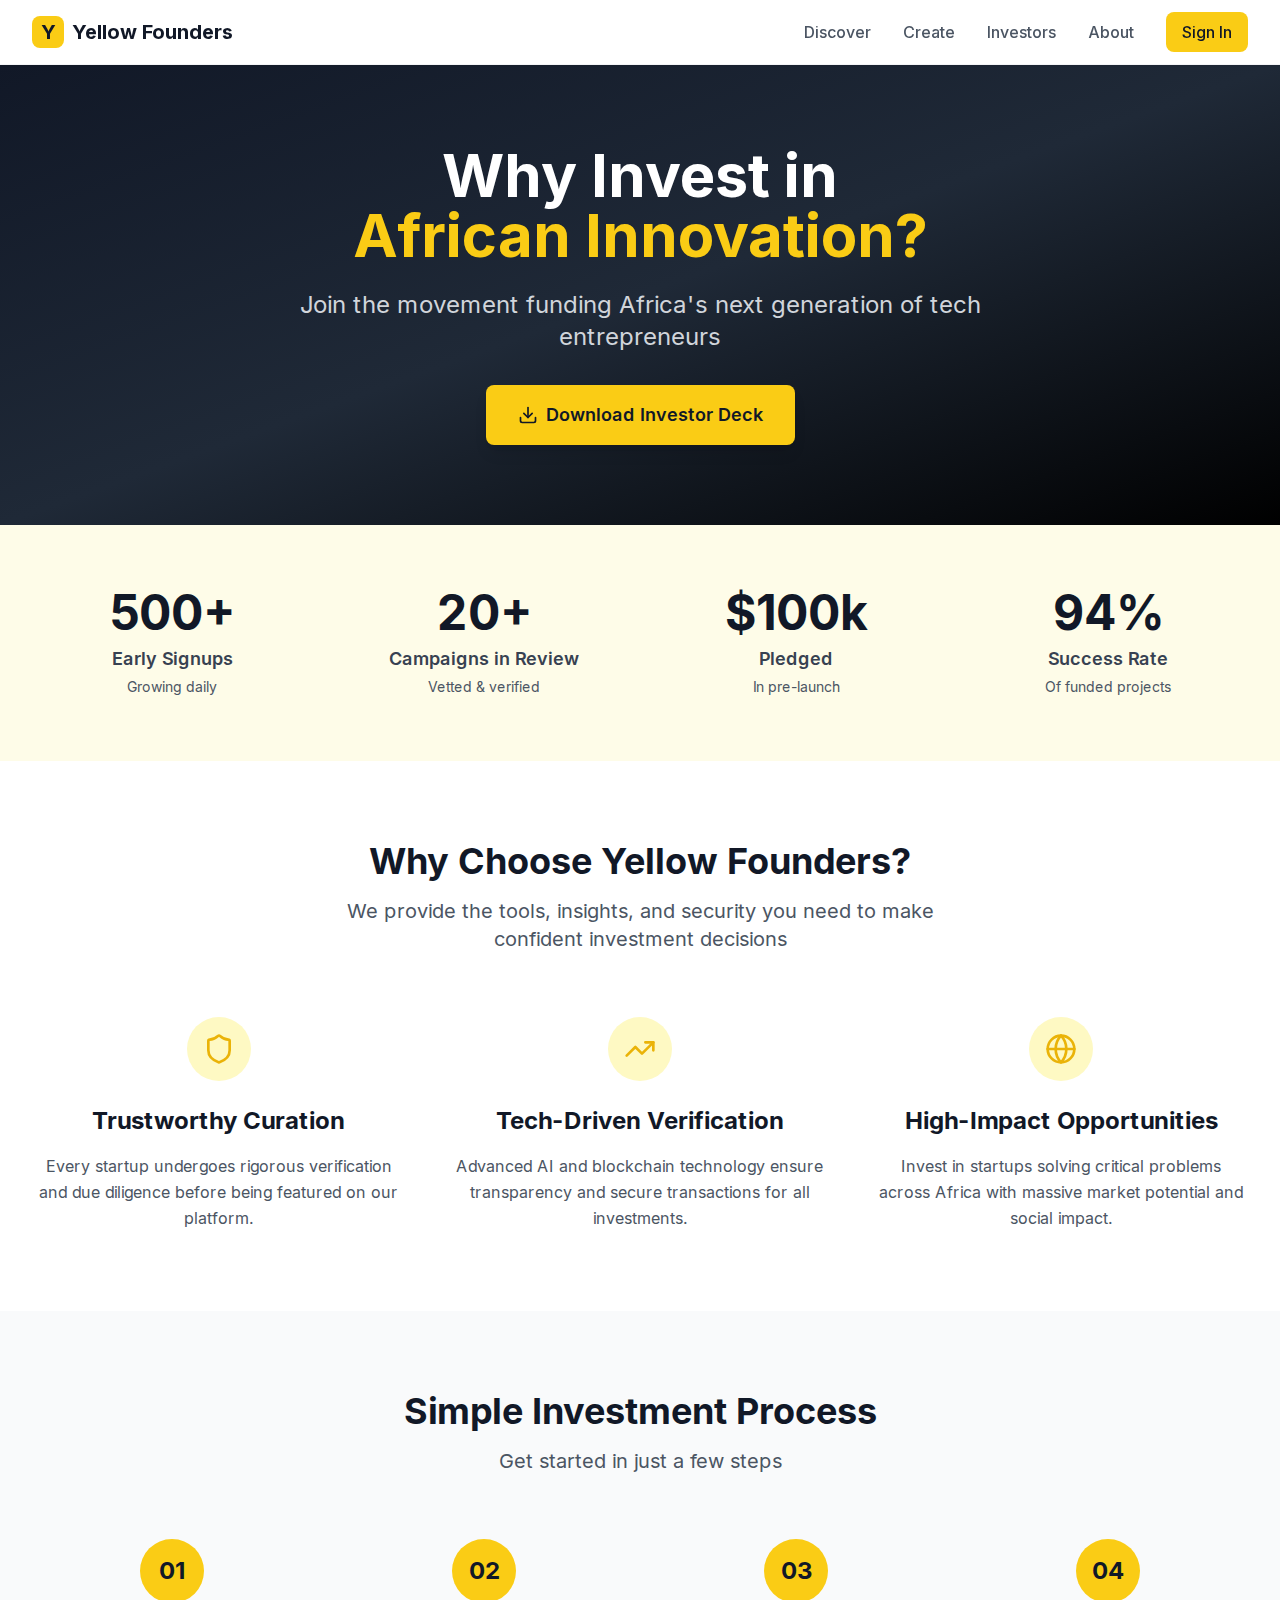
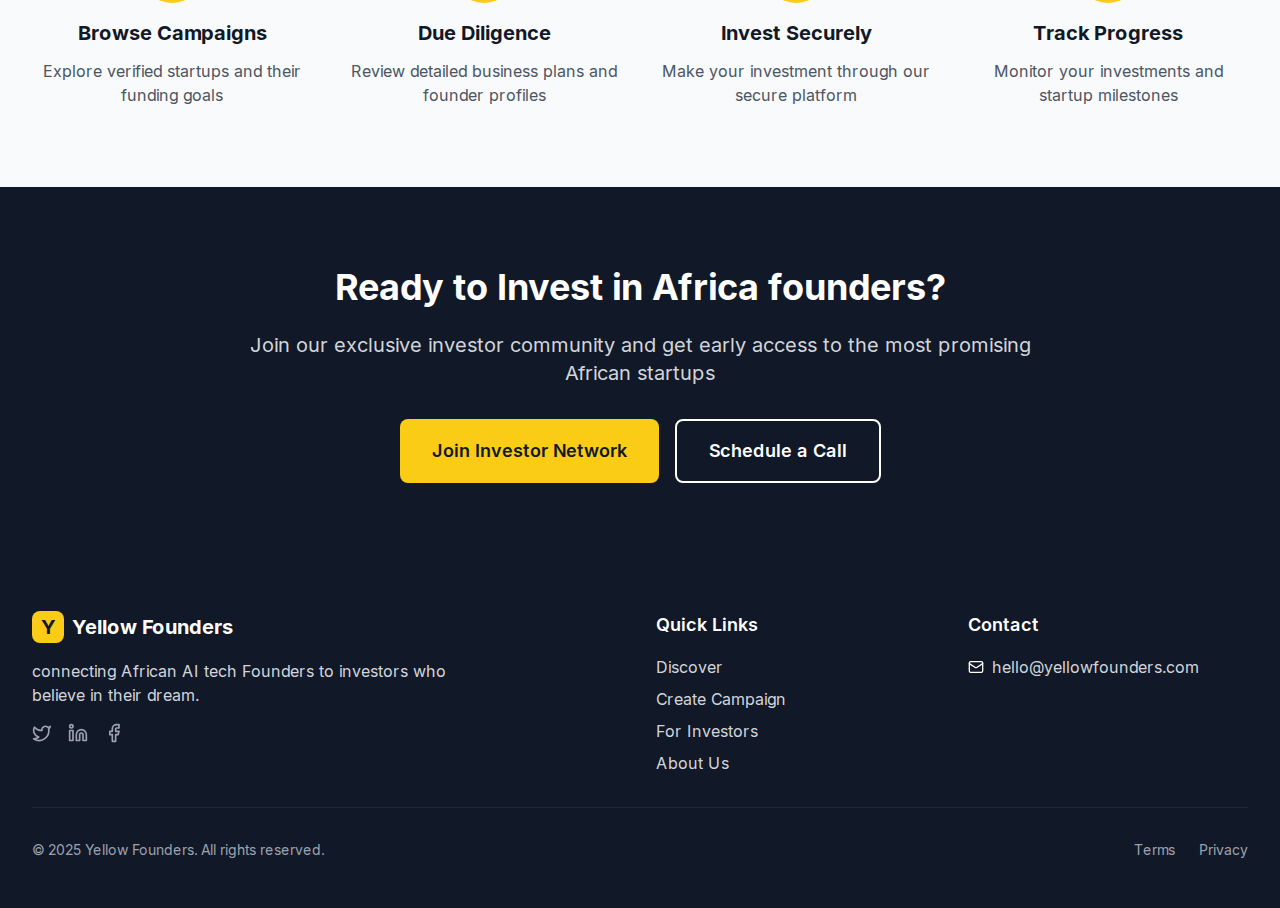
<file: investors.html>
<!DOCTYPE html><html lang="en"><head><meta charSet="utf-8"/><meta name="viewport" content="width=device-width, initial-scale=1"/><link rel="stylesheet" href="/_next/static/css/498070972063a3ca.css" data-precedence="next"/><link rel="preload" href="/_next/static/chunks/webpack-c7e46860e3a3b837.js" as="script" fetchPriority="low"/><script src="/_next/static/chunks/fd9d1056-f3055c7cd3af78ed.js" async=""></script><script src="/_next/static/chunks/864-ae6ee7b0e9351f2d.js" async=""></script><script src="/_next/static/chunks/main-app-371d7f7c167a70be.js" async=""></script><title>Yellow Founders - Fuel Africa&#x27;s Future with Bold Ideas</title><meta name="description" content="We connect African AI and tech entrepreneurs with backers who believe in their mission."/><meta name="next-size-adjust"/><script src="/_next/static/chunks/polyfills-c67a75d1b6f99dc8.js" noModule=""></script></head><body class="__className_e8ce0c"><nav class="bg-white shadow-sm border-b border-gray-100 sticky top-0 z-50"><div class="max-w-7xl mx-auto px-4 sm:px-6 lg:px-8"><div class="flex justify-between items-center h-16"><a class="flex items-center space-x-2" href="/"><div class="w-8 h-8 bg-yellow-400 rounded-lg flex items-center justify-center"><span class="text-gray-900 font-bold text-xl">Y</span></div><span class="text-xl font-bold text-gray-900">Yellow Founders</span></a><div class="hidden md:flex items-center space-x-8"><a class="text-gray-600 hover:text-yellow-600 transition-colors duration-200 font-medium" href="/discover">Discover</a><a class="text-gray-600 hover:text-yellow-600 transition-colors duration-200 font-medium" href="/create">Create</a><a class="text-gray-600 hover:text-yellow-600 transition-colors duration-200 font-medium" href="/investors">Investors</a><a class="text-gray-600 hover:text-yellow-600 transition-colors duration-200 font-medium" href="/about">About</a><a class="bg-yellow-400 hover:bg-yellow-500 text-gray-900 px-4 py-2 rounded-lg font-medium transition-colors duration-200" href="/signin">Sign In</a></div><div class="md:hidden"><button class="text-gray-600 hover:text-gray-900 transition-colors duration-200"><svg xmlns="http://www.w3.org/2000/svg" width="24" height="24" viewBox="0 0 24 24" fill="none" stroke="currentColor" stroke-width="2" stroke-linecap="round" stroke-linejoin="round" class="lucide lucide-menu"><line x1="4" x2="20" y1="12" y2="12"></line><line x1="4" x2="20" y1="6" y2="6"></line><line x1="4" x2="20" y1="18" y2="18"></line></svg></button></div></div></div></nav><main class="min-h-screen"><div class="min-h-screen bg-white"><section class="bg-gradient-to-br from-gray-900 via-gray-800 to-black text-white py-20"><div class="max-w-7xl mx-auto px-4 sm:px-6 lg:px-8"><div class="text-center"><h1 class="text-4xl md:text-6xl font-bold mb-6">Why Invest in<span class="text-yellow-400 block">African Innovation?</span></h1><p class="text-xl md:text-2xl text-gray-300 mb-8 max-w-3xl mx-auto">Join the movement funding Africa&#x27;s next generation of tech entrepreneurs</p><button class="bg-yellow-400 hover:bg-yellow-500 text-gray-900 px-8 py-4 rounded-lg text-lg font-semibold transition-all duration-300 transform hover:scale-105 shadow-lg hover:shadow-xl flex items-center space-x-2 mx-auto"><svg xmlns="http://www.w3.org/2000/svg" width="20" height="20" viewBox="0 0 24 24" fill="none" stroke="currentColor" stroke-width="2" stroke-linecap="round" stroke-linejoin="round" class="lucide lucide-download"><path d="M21 15v4a2 2 0 0 1-2 2H5a2 2 0 0 1-2-2v-4"></path><polyline points="7 10 12 15 17 10"></polyline><line x1="12" x2="12" y1="15" y2="3"></line></svg><span>Download Investor Deck</span></button></div></div></section><section class="py-16 bg-yellow-50"><div class="max-w-7xl mx-auto px-4 sm:px-6 lg:px-8"><div class="grid grid-cols-2 md:grid-cols-4 gap-8"><div class="text-center"><div class="text-4xl md:text-5xl font-bold text-gray-900 mb-2">500+</div><div class="text-lg font-semibold text-gray-700 mb-1">Early Signups</div><div class="text-sm text-gray-600">Growing daily</div></div><div class="text-center"><div class="text-4xl md:text-5xl font-bold text-gray-900 mb-2">20+</div><div class="text-lg font-semibold text-gray-700 mb-1">Campaigns in Review</div><div class="text-sm text-gray-600">Vetted &amp; verified</div></div><div class="text-center"><div class="text-4xl md:text-5xl font-bold text-gray-900 mb-2">$100k</div><div class="text-lg font-semibold text-gray-700 mb-1">Pledged</div><div class="text-sm text-gray-600">In pre-launch</div></div><div class="text-center"><div class="text-4xl md:text-5xl font-bold text-gray-900 mb-2">94%</div><div class="text-lg font-semibold text-gray-700 mb-1">Success Rate</div><div class="text-sm text-gray-600">Of funded projects</div></div></div></div></section><section class="py-20"><div class="max-w-7xl mx-auto px-4 sm:px-6 lg:px-8"><div class="text-center mb-16"><h2 class="text-3xl md:text-4xl font-bold text-gray-900 mb-4">Why Choose Yellow Founders?</h2><p class="text-xl text-gray-600 max-w-2xl mx-auto">We provide the tools, insights, and security you need to make confident investment decisions</p></div><div class="grid grid-cols-1 md:grid-cols-3 gap-12"><div class="text-center"><div class="flex justify-center mb-6"><div class="w-16 h-16 bg-yellow-100 rounded-full flex items-center justify-center"><svg xmlns="http://www.w3.org/2000/svg" width="24" height="24" viewBox="0 0 24 24" fill="none" stroke="currentColor" stroke-width="2" stroke-linecap="round" stroke-linejoin="round" class="lucide lucide-shield w-8 h-8 text-yellow-500"><path d="M20 13c0 5-3.5 7.5-7.66 8.95a1 1 0 0 1-.67-.01C7.5 20.5 4 18 4 13V6a1 1 0 0 1 1-1c2 0 4.5-1.2 6.24-2.72a1.17 1.17 0 0 1 1.52 0C14.51 3.81 17 5 19 5a1 1 0 0 1 1 1z"></path></svg></div></div><h3 class="text-2xl font-bold text-gray-900 mb-4">Trustworthy Curation</h3><p class="text-gray-600 leading-relaxed">Every startup undergoes rigorous verification and due diligence before being featured on our platform.</p></div><div class="text-center"><div class="flex justify-center mb-6"><div class="w-16 h-16 bg-yellow-100 rounded-full flex items-center justify-center"><svg xmlns="http://www.w3.org/2000/svg" width="24" height="24" viewBox="0 0 24 24" fill="none" stroke="currentColor" stroke-width="2" stroke-linecap="round" stroke-linejoin="round" class="lucide lucide-trending-up w-8 h-8 text-yellow-500"><polyline points="22 7 13.5 15.5 8.5 10.5 2 17"></polyline><polyline points="16 7 22 7 22 13"></polyline></svg></div></div><h3 class="text-2xl font-bold text-gray-900 mb-4">Tech-Driven Verification</h3><p class="text-gray-600 leading-relaxed">Advanced AI and blockchain technology ensure transparency and secure transactions for all investments.</p></div><div class="text-center"><div class="flex justify-center mb-6"><div class="w-16 h-16 bg-yellow-100 rounded-full flex items-center justify-center"><svg xmlns="http://www.w3.org/2000/svg" width="24" height="24" viewBox="0 0 24 24" fill="none" stroke="currentColor" stroke-width="2" stroke-linecap="round" stroke-linejoin="round" class="lucide lucide-globe w-8 h-8 text-yellow-500"><circle cx="12" cy="12" r="10"></circle><path d="M12 2a14.5 14.5 0 0 0 0 20 14.5 14.5 0 0 0 0-20"></path><path d="M2 12h20"></path></svg></div></div><h3 class="text-2xl font-bold text-gray-900 mb-4">High-Impact Opportunities</h3><p class="text-gray-600 leading-relaxed">Invest in startups solving critical problems across Africa with massive market potential and social impact.</p></div></div></div></section><section class="py-20 bg-gray-50"><div class="max-w-7xl mx-auto px-4 sm:px-6 lg:px-8"><div class="text-center mb-16"><h2 class="text-3xl md:text-4xl font-bold text-gray-900 mb-4">Simple Investment Process</h2><p class="text-xl text-gray-600">Get started in just a few steps</p></div><div class="grid grid-cols-1 md:grid-cols-4 gap-8"><div class="text-center"><div class="w-16 h-16 bg-yellow-400 text-gray-900 rounded-full flex items-center justify-center text-2xl font-bold mb-4 mx-auto">01</div><h3 class="text-xl font-bold text-gray-900 mb-3">Browse Campaigns</h3><p class="text-gray-600">Explore verified startups and their funding goals</p></div><div class="text-center"><div class="w-16 h-16 bg-yellow-400 text-gray-900 rounded-full flex items-center justify-center text-2xl font-bold mb-4 mx-auto">02</div><h3 class="text-xl font-bold text-gray-900 mb-3">Due Diligence</h3><p class="text-gray-600">Review detailed business plans and founder profiles</p></div><div class="text-center"><div class="w-16 h-16 bg-yellow-400 text-gray-900 rounded-full flex items-center justify-center text-2xl font-bold mb-4 mx-auto">03</div><h3 class="text-xl font-bold text-gray-900 mb-3">Invest Securely</h3><p class="text-gray-600">Make your investment through our secure platform</p></div><div class="text-center"><div class="w-16 h-16 bg-yellow-400 text-gray-900 rounded-full flex items-center justify-center text-2xl font-bold mb-4 mx-auto">04</div><h3 class="text-xl font-bold text-gray-900 mb-3">Track Progress</h3><p class="text-gray-600">Monitor your investments and startup milestones</p></div></div></div></section><section class="py-20 bg-gray-900 text-white"><div class="max-w-4xl mx-auto px-4 sm:px-6 lg:px-8 text-center"><h2 class="text-3xl md:text-4xl font-bold mb-6">Ready to Invest in Africa founders?</h2><p class="text-xl text-gray-300 mb-8">Join our exclusive investor community and get early access to the most promising African startups</p><div class="flex flex-col sm:flex-row gap-4 justify-center"><button class="bg-yellow-400 hover:bg-yellow-500 text-gray-900 px-8 py-4 rounded-lg text-lg font-semibold transition-all duration-300 transform hover:scale-105">Join Investor Network</button><button class="border-2 border-white hover:bg-white hover:text-gray-900 text-white px-8 py-4 rounded-lg text-lg font-semibold transition-all duration-300">Schedule a Call</button></div></div></section></div></main><footer class="bg-gray-900 text-white py-12"><div class="max-w-7xl mx-auto px-4 sm:px-6 lg:px-8"><div class="grid grid-cols-1 md:grid-cols-4 gap-8"><div class="col-span-1 md:col-span-2"><div class="flex items-center space-x-2 mb-4"><div class="w-8 h-8 bg-yellow-400 rounded-lg flex items-center justify-center"><span class="text-gray-900 font-bold text-xl">Y</span></div><span class="text-xl font-bold">Yellow Founders</span></div><p class="text-gray-300 mb-4 max-w-md">connecting African AI tech Founders to investors who believe in their dream.</p><div class="flex space-x-4"><a href="#" class="text-gray-400 hover:text-yellow-400 transition-colors duration-200"><svg xmlns="http://www.w3.org/2000/svg" width="20" height="20" viewBox="0 0 24 24" fill="none" stroke="currentColor" stroke-width="2" stroke-linecap="round" stroke-linejoin="round" class="lucide lucide-twitter"><path d="M22 4s-.7 2.1-2 3.4c1.6 10-9.4 17.3-18 11.6 2.2.1 4.4-.6 6-2C3 15.5.5 9.6 3 5c2.2 2.6 5.6 4.1 9 4-.9-4.2 4-6.6 7-3.8 1.1 0 3-1.2 3-1.2z"></path></svg></a><a href="#" class="text-gray-400 hover:text-yellow-400 transition-colors duration-200"><svg xmlns="http://www.w3.org/2000/svg" width="20" height="20" viewBox="0 0 24 24" fill="none" stroke="currentColor" stroke-width="2" stroke-linecap="round" stroke-linejoin="round" class="lucide lucide-linkedin"><path d="M16 8a6 6 0 0 1 6 6v7h-4v-7a2 2 0 0 0-2-2 2 2 0 0 0-2 2v7h-4v-7a6 6 0 0 1 6-6z"></path><rect width="4" height="12" x="2" y="9"></rect><circle cx="4" cy="4" r="2"></circle></svg></a><a href="#" class="text-gray-400 hover:text-yellow-400 transition-colors duration-200"><svg xmlns="http://www.w3.org/2000/svg" width="20" height="20" viewBox="0 0 24 24" fill="none" stroke="currentColor" stroke-width="2" stroke-linecap="round" stroke-linejoin="round" class="lucide lucide-facebook"><path d="M18 2h-3a5 5 0 0 0-5 5v3H7v4h3v8h4v-8h3l1-4h-4V7a1 1 0 0 1 1-1h3z"></path></svg></a></div></div><div><h3 class="text-lg font-semibold mb-4">Quick Links</h3><ul class="space-y-2"><li><a class="text-gray-300 hover:text-yellow-400 transition-colors duration-200" href="/discover">Discover</a></li><li><a class="text-gray-300 hover:text-yellow-400 transition-colors duration-200" href="/create">Create Campaign</a></li><li><a class="text-gray-300 hover:text-yellow-400 transition-colors duration-200" href="/investors">For Investors</a></li><li><a class="text-gray-300 hover:text-yellow-400 transition-colors duration-200" href="/about">About Us</a></li></ul></div><div><h3 class="text-lg font-semibold mb-4">Contact</h3><div class="flex items-center space-x-2 mb-2"><svg xmlns="http://www.w3.org/2000/svg" width="16" height="16" viewBox="0 0 24 24" fill="none" stroke="currentColor" stroke-width="2" stroke-linecap="round" stroke-linejoin="round" class="lucide lucide-mail"><rect width="20" height="16" x="2" y="4" rx="2"></rect><path d="m22 7-8.97 5.7a1.94 1.94 0 0 1-2.06 0L2 7"></path></svg><a href="mailto:hello@yellowfounders.com" class="text-gray-300 hover:text-yellow-400 transition-colors duration-200">hello@yellowfounders.com</a></div></div></div><div class="border-t border-gray-800 mt-8 pt-8 flex flex-col md:flex-row justify-between items-center"><p class="text-gray-400 text-sm mb-4 md:mb-0">© 2025 Yellow Founders. All rights reserved.</p><div class="flex space-x-6 text-sm"><a class="text-gray-400 hover:text-yellow-400 transition-colors duration-200" href="#">Terms</a><a class="text-gray-400 hover:text-yellow-400 transition-colors duration-200" href="#">Privacy</a></div></div></div></footer><script src="/_next/static/chunks/webpack-c7e46860e3a3b837.js" async=""></script><script>(self.__next_f=self.__next_f||[]).push([0])</script><script>self.__next_f.push([1,"1:HL[\"/_next/static/media/e4af272ccee01ff0-s.p.woff2\",\"font\",{\"crossOrigin\":\"\",\"type\":\"font/woff2\"}]\n2:HL[\"/_next/static/css/498070972063a3ca.css\",\"style\"]\n0:\"$L3\"\n"])</script><script>self.__next_f.push([1,"4:I{\"id\":6054,\"chunks\":[\"272:static/chunks/webpack-c7e46860e3a3b837.js\",\"971:static/chunks/fd9d1056-f3055c7cd3af78ed.js\",\"864:static/chunks/864-ae6ee7b0e9351f2d.js\"],\"name\":\"\",\"async\":false}\n6:I{\"id\":1729,\"chunks\":[\"272:static/chunks/webpack-c7e46860e3a3b837.js\",\"971:static/chunks/fd9d1056-f3055c7cd3af78ed.js\",\"864:static/chunks/864-ae6ee7b0e9351f2d.js\"],\"name\":\"\",\"async\":false}\n7:I{\"id\":8136,\"chunks\":[\"724:static/chunks/724-e1f800222284fc1f.js\",\"185:static/chunks/app/layout-c472d15f5cfaec5d.js\"],\"name\":\"\","])</script><script>self.__next_f.push([1,"\"async\":false}\n8:I{\"id\":1443,\"chunks\":[\"272:static/chunks/webpack-c7e46860e3a3b837.js\",\"971:static/chunks/fd9d1056-f3055c7cd3af78ed.js\",\"864:static/chunks/864-ae6ee7b0e9351f2d.js\"],\"name\":\"\",\"async\":false}\n9:I{\"id\":8639,\"chunks\":[\"272:static/chunks/webpack-c7e46860e3a3b837.js\",\"971:static/chunks/fd9d1056-f3055c7cd3af78ed.js\",\"864:static/chunks/864-ae6ee7b0e9351f2d.js\"],\"name\":\"\",\"async\":false}\nb:I{\"id\":4724,\"chunks\":[\"724:static/chunks/724-e1f800222284fc1f.js\",\"931:static/chunks/app/page-10bf39479258ff4e.js"])</script><script>self.__next_f.push([1,"\"],\"name\":\"\",\"async\":false}\n"])</script><script>self.__next_f.push([1,"3:[[[\"$\",\"link\",\"0\",{\"rel\":\"stylesheet\",\"href\":\"/_next/static/css/498070972063a3ca.css\",\"precedence\":\"next\"}]],[\"$\",\"$L4\",null,{\"buildId\":\"r0zx-ydnOUTna91bbisb7\",\"assetPrefix\":\"\",\"initialCanonicalUrl\":\"/investors\",\"initialTree\":[\"\",{\"children\":[\"investors\",{\"children\":[\"__PAGE__\",{}]}]},\"$undefined\",\"$undefined\",true],\"initialHead\":[false,\"$L5\"],\"globalErrorComponent\":\"$6\",\"children\":[null,[\"$\",\"html\",null,{\"lang\":\"en\",\"children\":[\"$\",\"body\",null,{\"className\":\"__className_e8ce0c\",\"children\":[[\"$\",\"$L7\",null,{}],[\"$\",\"main\",null,{\"className\":\"min-h-screen\",\"children\":[\"$\",\"$L8\",null,{\"parallelRouterKey\":\"children\",\"segmentPath\":[\"children\"],\"loading\":\"$undefined\",\"loadingStyles\":\"$undefined\",\"hasLoading\":false,\"error\":\"$undefined\",\"errorStyles\":\"$undefined\",\"template\":[\"$\",\"$L9\",null,{}],\"templateStyles\":\"$undefined\",\"notFound\":[[\"$\",\"title\",null,{\"children\":\"404: This page could not be found.\"}],[\"$\",\"div\",null,{\"style\":{\"fontFamily\":\"system-ui,\\\"Segoe UI\\\",Roboto,Helvetica,Arial,sans-serif,\\\"Apple Color Emoji\\\",\\\"Segoe UI Emoji\\\"\",\"height\":\"100vh\",\"textAlign\":\"center\",\"display\":\"flex\",\"flexDirection\":\"column\",\"alignItems\":\"center\",\"justifyContent\":\"center\"},\"children\":[\"$\",\"div\",null,{\"children\":[[\"$\",\"style\",null,{\"dangerouslySetInnerHTML\":{\"__html\":\"body{color:#000;background:#fff;margin:0}.next-error-h1{border-right:1px solid rgba(0,0,0,.3)}@media (prefers-color-scheme:dark){body{color:#fff;background:#000}.next-error-h1{border-right:1px solid rgba(255,255,255,.3)}}\"}}],[\"$\",\"h1\",null,{\"className\":\"next-error-h1\",\"style\":{\"display\":\"inline-block\",\"margin\":\"0 20px 0 0\",\"padding\":\"0 23px 0 0\",\"fontSize\":24,\"fontWeight\":500,\"verticalAlign\":\"top\",\"lineHeight\":\"49px\"},\"children\":\"404\"}],[\"$\",\"div\",null,{\"style\":{\"display\":\"inline-block\"},\"children\":[\"$\",\"h2\",null,{\"style\":{\"fontSize\":14,\"fontWeight\":400,\"lineHeight\":\"49px\",\"margin\":0},\"children\":\"This page could not be found.\"}]}]]}]}]],\"notFoundStyles\":[],\"childProp\":{\"current\":[\"$\",\"$L8\",null,{\"parallelRouterKey\":\"children\",\"segmentPath\":[\"children\",\"investors\",\"children\"],\"loading\":\"$undefined\",\"loadingStyles\":\"$undefined\",\"hasLoading\":false,\"error\":\"$undefined\",\"errorStyles\":\"$undefined\",\"template\":[\"$\",\"$L9\",null,{}],\"templateStyles\":\"$undefined\",\"notFound\":\"$undefined\",\"notFoundStyles\":\"$undefined\",\"childProp\":{\"current\":[\"$La\",[\"$\",\"div\",null,{\"className\":\"min-h-screen bg-white\",\"children\":[[\"$\",\"section\",null,{\"className\":\"bg-gradient-to-br from-gray-900 via-gray-800 to-black text-white py-20\",\"children\":[\"$\",\"div\",null,{\"className\":\"max-w-7xl mx-auto px-4 sm:px-6 lg:px-8\",\"children\":[\"$\",\"div\",null,{\"className\":\"text-center\",\"children\":[[\"$\",\"h1\",null,{\"className\":\"text-4xl md:text-6xl font-bold mb-6\",\"children\":[\"Why Invest in\",[\"$\",\"span\",null,{\"className\":\"text-yellow-400 block\",\"children\":\"African Innovation?\"}]]}],[\"$\",\"p\",null,{\"className\":\"text-xl md:text-2xl text-gray-300 mb-8 max-w-3xl mx-auto\",\"children\":\"Join the movement funding Africa's next generation of tech entrepreneurs\"}],[\"$\",\"button\",null,{\"className\":\"bg-yellow-400 hover:bg-yellow-500 text-gray-900 px-8 py-4 rounded-lg text-lg font-semibold transition-all duration-300 transform hover:scale-105 shadow-lg hover:shadow-xl flex items-center space-x-2 mx-auto\",\"children\":[[\"$\",\"svg\",null,{\"xmlns\":\"http://www.w3.org/2000/svg\",\"width\":20,\"height\":20,\"viewBox\":\"0 0 24 24\",\"fill\":\"none\",\"stroke\":\"currentColor\",\"strokeWidth\":2,\"strokeLinecap\":\"round\",\"strokeLinejoin\":\"round\",\"className\":\"lucide lucide-download\",\"children\":[[\"$\",\"path\",\"ih7n3h\",{\"d\":\"M21 15v4a2 2 0 0 1-2 2H5a2 2 0 0 1-2-2v-4\"}],[\"$\",\"polyline\",\"2ggqvy\",{\"points\":\"7 10 12 15 17 10\"}],[\"$\",\"line\",\"1vk2je\",{\"x1\":\"12\",\"x2\":\"12\",\"y1\":\"15\",\"y2\":\"3\"}],\"$undefined\"]}],[\"$\",\"span\",null,{\"children\":\"Download Investor Deck\"}]]}]]}]}]}],[\"$\",\"section\",null,{\"className\":\"py-16 bg-yellow-50\",\"children\":[\"$\",\"div\",null,{\"className\":\"max-w-7xl mx-auto px-4 sm:px-6 lg:px-8\",\"children\":[\"$\",\"div\",null,{\"className\":\"grid grid-cols-2 md:grid-cols-4 gap-8\",\"children\":[[\"$\",\"div\",\"0\",{\"className\":\"text-center\",\"children\":[[\"$\",\"div\",null,{\"className\":\"text-4xl md:text-5xl font-bold text-gray-900 mb-2\",\"children\":\"500+\"}],[\"$\",\"div\",null,{\"className\":\"text-lg font-semibold text-gray-700 mb-1\",\"children\":\"Early Signups\"}],[\"$\",\"div\",null,{\"className\":\"text-sm text-gray-600\",\"children\":\"Growing daily\"}]]}],[\"$\",\"div\",\"1\",{\"className\":\"text-center\",\"children\":[[\"$\",\"div\",null,{\"className\":\"text-4xl md:text-5xl font-bold text-gray-900 mb-2\",\"children\":\"20+\"}],[\"$\",\"div\",null,{\"className\":\"text-lg font-semibold text-gray-700 mb-1\",\"children\":\"Campaigns in Review\"}],[\"$\",\"div\",null,{\"className\":\"text-sm text-gray-600\",\"children\":\"Vetted \u0026 verified\"}]]}],[\"$\",\"div\",\"2\",{\"className\":\"text-center\",\"children\":[[\"$\",\"div\",null,{\"className\":\"text-4xl md:text-5xl font-bold text-gray-900 mb-2\",\"children\":\"$$100k\"}],[\"$\",\"div\",null,{\"className\":\"text-lg font-semibold text-gray-700 mb-1\",\"children\":\"Pledged\"}],[\"$\",\"div\",null,{\"className\":\"text-sm text-gray-600\",\"children\":\"In pre-launch\"}]]}],[\"$\",\"div\",\"3\",{\"className\":\"text-center\",\"children\":[[\"$\",\"div\",null,{\"className\":\"text-4xl md:text-5xl font-bold text-gray-900 mb-2\",\"children\":\"94%\"}],[\"$\",\"div\",null,{\"className\":\"text-lg font-semibold text-gray-700 mb-1\",\"children\":\"Success Rate\"}],[\"$\",\"div\",null,{\"className\":\"text-sm text-gray-600\",\"children\":\"Of funded projects\"}]]}]]}]}]}],[\"$\",\"section\",null,{\"className\":\"py-20\",\"children\":[\"$\",\"div\",null,{\"className\":\"max-w-7xl mx-auto px-4 sm:px-6 lg:px-8\",\"children\":[[\"$\",\"div\",null,{\"className\":\"text-center mb-16\",\"children\":[[\"$\",\"h2\",null,{\"className\":\"text-3xl md:text-4xl font-bold text-gray-900 mb-4\",\"children\":\"Why Choose Yellow Founders?\"}],[\"$\",\"p\",null,{\"className\":\"text-xl text-gray-600 max-w-2xl mx-auto\",\"children\":\"We provide the tools, insights, and security you need to make confident investment decisions\"}]]}],[\"$\",\"div\",null,{\"className\":\"grid grid-cols-1 md:grid-cols-3 gap-12\",\"children\":[[\"$\",\"div\",\"0\",{\"className\":\"text-center\",\"children\":[[\"$\",\"div\",null,{\"className\":\"flex justify-center mb-6\",\"children\":[\"$\",\"div\",null,{\"className\":\"w-16 h-16 bg-yellow-100 rounded-full flex items-center justify-center\",\"children\":[\"$\",\"svg\",null,{\"xmlns\":\"http://www.w3.org/2000/svg\",\"width\":24,\"height\":24,\"viewBox\":\"0 0 24 24\",\"fill\":\"none\",\"stroke\":\"currentColor\",\"strokeWidth\":2,\"strokeLinecap\":\"round\",\"strokeLinejoin\":\"round\",\"className\":\"lucide lucide-shield w-8 h-8 text-yellow-500\",\"children\":[[\"$\",\"path\",\"oel41y\",{\"d\":\"M20 13c0 5-3.5 7.5-7.66 8.95a1 1 0 0 1-.67-.01C7.5 20.5 4 18 4 13V6a1 1 0 0 1 1-1c2 0 4.5-1.2 6.24-2.72a1.17 1.17 0 0 1 1.52 0C14.51 3.81 17 5 19 5a1 1 0 0 1 1 1z\"}],\"$undefined\"]}]}]}],[\"$\",\"h3\",null,{\"className\":\"text-2xl font-bold text-gray-900 mb-4\",\"children\":\"Trustworthy Curation\"}],[\"$\",\"p\",null,{\"className\":\"text-gray-600 leading-relaxed\",\"children\":\"Every startup undergoes rigorous verification and due diligence before being featured on our platform.\"}]]}],[\"$\",\"div\",\"1\",{\"className\":\"text-center\",\"children\":[[\"$\",\"div\",null,{\"className\":\"flex justify-center mb-6\",\"children\":[\"$\",\"div\",null,{\"className\":\"w-16 h-16 bg-yellow-100 rounded-full flex items-center justify-center\",\"children\":[\"$\",\"svg\",null,{\"xmlns\":\"http://www.w3.org/2000/svg\",\"width\":24,\"height\":24,\"viewBox\":\"0 0 24 24\",\"fill\":\"none\",\"stroke\":\"currentColor\",\"strokeWidth\":2,\"strokeLinecap\":\"round\",\"strokeLinejoin\":\"round\",\"className\":\"lucide lucide-trending-up w-8 h-8 text-yellow-500\",\"children\":[[\"$\",\"polyline\",\"126l90\",{\"points\":\"22 7 13.5 15.5 8.5 10.5 2 17\"}],[\"$\",\"polyline\",\"kwv8wd\",{\"points\":\"16 7 22 7 22 13\"}],\"$undefined\"]}]}]}],[\"$\",\"h3\",null,{\"className\":\"text-2xl font-bold text-gray-900 mb-4\",\"children\":\"Tech-Driven Verification\"}],[\"$\",\"p\",null,{\"className\":\"text-gray-600 leading-relaxed\",\"children\":\"Advanced AI and blockchain technology ensure transparency and secure transactions for all investments.\"}]]}],[\"$\",\"div\",\"2\",{\"className\":\"text-center\",\"children\":[[\"$\",\"div\",null,{\"className\":\"flex justify-center mb-6\",\"children\":[\"$\",\"div\",null,{\"className\":\"w-16 h-16 bg-yellow-100 rounded-full flex items-center justify-center\",\"children\":[\"$\",\"svg\",null,{\"xmlns\":\"http://www.w3.org/2000/svg\",\"width\":24,\"height\":24,\"viewBox\":\"0 0 24 24\",\"fill\":\"none\",\"stroke\":\"currentColor\",\"strokeWidth\":2,\"strokeLinecap\":\"round\",\"strokeLinejoin\":\"round\",\"className\":\"lucide lucide-globe w-8 h-8 text-yellow-500\",\"children\":[[\"$\",\"circle\",\"1mglay\",{\"cx\":\"12\",\"cy\":\"12\",\"r\":\"10\"}],[\"$\",\"path\",\"13o1zl\",{\"d\":\"M12 2a14.5 14.5 0 0 0 0 20 14.5 14.5 0 0 0 0-20\"}],[\"$\",\"path\",\"9i4pu4\",{\"d\":\"M2 12h20\"}],\"$undefined\"]}]}]}],[\"$\",\"h3\",null,{\"className\":\"text-2xl font-bold text-gray-900 mb-4\",\"children\":\"High-Impact Opportunities\"}],[\"$\",\"p\",null,{\"className\":\"text-gray-600 leading-relaxed\",\"children\":\"Invest in startups solving critical problems across Africa with massive market potential and social impact.\"}]]}]]}]]}]}],[\"$\",\"section\",null,{\"className\":\"py-20 bg-gray-50\",\"children\":[\"$\",\"div\",null,{\"className\":\"max-w-7xl mx-auto px-4 sm:px-6 lg:px-8\",\"children\":[[\"$\",\"div\",null,{\"className\":\"text-center mb-16\",\"children\":[[\"$\",\"h2\",null,{\"className\":\"text-3xl md:text-4xl font-bold text-gray-900 mb-4\",\"children\":\"Simple Investment Process\"}],[\"$\",\"p\",null,{\"className\":\"text-xl text-gray-600\",\"children\":\"Get started in just a few steps\"}]]}],[\"$\",\"div\",null,{\"className\":\"grid grid-cols-1 md:grid-cols-4 gap-8\",\"children\":[[\"$\",\"div\",\"0\",{\"className\":\"text-center\",\"children\":[[\"$\",\"div\",null,{\"className\":\"w-16 h-16 bg-yellow-400 text-gray-900 rounded-full flex items-center justify-center text-2xl font-bold mb-4 mx-auto\",\"children\":\"01\"}],[\"$\",\"h3\",null,{\"className\":\"text-xl font-bold text-gray-900 mb-3\",\"children\":\"Browse Campaigns\"}],[\"$\",\"p\",null,{\"className\":\"text-gray-600\",\"children\":\"Explore verified startups and their funding goals\"}]]}],[\"$\",\"div\",\"1\",{\"className\":\"text-center\",\"children\":[[\"$\",\"div\",null,{\"className\":\"w-16 h-16 bg-yellow-400 text-gray-900 rounded-full flex items-center justify-center text-2xl font-bold mb-4 mx-auto\",\"children\":\"02\"}],[\"$\",\"h3\",null,{\"className\":\"text-xl font-bold text-gray-900 mb-3\",\"children\":\"Due Diligence\"}],[\"$\",\"p\",null,{\"className\":\"text-gray-600\",\"children\":\"Review detailed business plans and founder profiles\"}]]}],[\"$\",\"div\",\"2\",{\"className\":\"text-center\",\"children\":[[\"$\",\"div\",null,{\"className\":\"w-16 h-16 bg-yellow-400 text-gray-900 rounded-full flex items-center justify-center text-2xl font-bold mb-4 mx-auto\",\"children\":\"03\"}],[\"$\",\"h3\",null,{\"className\":\"text-xl font-bold text-gray-900 mb-3\",\"children\":\"Invest Securely\"}],[\"$\",\"p\",null,{\"className\":\"text-gray-600\",\"children\":\"Make your investment through our secure platform\"}]]}],[\"$\",\"div\",\"3\",{\"className\":\"text-center\",\"children\":[[\"$\",\"div\",null,{\"className\":\"w-16 h-16 bg-yellow-400 text-gray-900 rounded-full flex items-center justify-center text-2xl font-bold mb-4 mx-auto\",\"children\":\"04\"}],[\"$\",\"h3\",null,{\"className\":\"text-xl font-bold text-gray-900 mb-3\",\"children\":\"Track Progress\"}],[\"$\",\"p\",null,{\"className\":\"text-gray-600\",\"children\":\"Monitor your investments and startup milestones\"}]]}]]}]]}]}],[\"$\",\"section\",null,{\"className\":\"py-20 bg-gray-900 text-white\",\"children\":[\"$\",\"div\",null,{\"className\":\"max-w-4xl mx-auto px-4 sm:px-6 lg:px-8 text-center\",\"children\":[[\"$\",\"h2\",null,{\"className\":\"text-3xl md:text-4xl font-bold mb-6\",\"children\":\"Ready to Invest in Africa founders?\"}],[\"$\",\"p\",null,{\"className\":\"text-xl text-gray-300 mb-8\",\"children\":\"Join our exclusive investor community and get early access to the most promising African startups\"}],[\"$\",\"div\",null,{\"className\":\"flex flex-col sm:flex-row gap-4 justify-center\",\"children\":[[\"$\",\"button\",null,{\"className\":\"bg-yellow-400 hover:bg-yellow-500 text-gray-900 px-8 py-4 rounded-lg text-lg font-semibold transition-all duration-300 transform hover:scale-105\",\"children\":\"Join Investor Network\"}],[\"$\",\"button\",null,{\"className\":\"border-2 border-white hover:bg-white hover:text-gray-900 text-white px-8 py-4 rounded-lg text-lg font-semibold transition-all duration-300\",\"children\":\"Schedule a Call\"}]]}]]}]}]]}],null],\"segment\":\"__PAGE__\"},\"styles\":[]}],\"segment\":\"investors\"},\"styles\":[]}]}],[\"$\",\"footer\",null,{\"className\":\"bg-gray-900 text-white py-12\",\"children\":[\"$\",\"div\",null,{\"className\":\"max-w-7xl mx-auto px-4 sm:px-6 lg:px-8\",\"children\":[[\"$\",\"div\",null,{\"className\":\"grid grid-cols-1 md:grid-cols-4 gap-8\",\"children\":[[\"$\",\"div\",null,{\"className\":\"col-span-1 md:col-span-2\",\"children\":[[\"$\",\"div\",null,{\"className\":\"flex items-center space-x-2 mb-4\",\"children\":[[\"$\",\"div\",null,{\"className\":\"w-8 h-8 bg-yellow-400 rounded-lg flex items-center justify-center\",\"children\":[\"$\",\"span\",null,{\"className\":\"text-gray-900 font-bold text-xl\",\"children\":\"Y\"}]}],[\"$\",\"span\",null,{\"className\":\"text-xl font-bold\",\"children\":\"Yellow Founders\"}]]}],[\"$\",\"p\",null,{\"className\":\"text-gray-300 mb-4 max-w-md\",\"children\":\"connecting African AI tech Founders to investors who believe in their dream.\"}],[\"$\",\"div\",null,{\"className\":\"flex space-x-4\",\"children\":[[\"$\",\"a\",null,{\"href\":\"#\",\"className\":\"text-gray-400 hover:text-yellow-400 transition-colors duration-200\",\"children\":[\"$\",\"svg\",null,{\"xmlns\":\"http://www.w3.org/2000/svg\",\"width\":20,\"height\":20,\"viewBox\":\"0 0 24 24\",\"fill\":\"none\",\"stroke\":\"currentColor\",\"strokeWidth\":2,\"strokeLinecap\":\"round\",\"strokeLinejoin\":\"round\",\"className\":\"lucide lucide-twitter\",\"children\":[[\"$\",\"path\",\"pff0z6\",{\"d\":\"M22 4s-.7 2.1-2 3.4c1.6 10-9.4 17.3-18 11.6 2.2.1 4.4-.6 6-2C3 15.5.5 9.6 3 5c2.2 2.6 5.6 4.1 9 4-.9-4.2 4-6.6 7-3.8 1.1 0 3-1.2 3-1.2z\"}],\"$undefined\"]}]}],[\"$\",\"a\",null,{\"href\":\"#\",\"className\":\"text-gray-400 hover:text-yellow-400 transition-colors duration-200\",\"children\":[\"$\",\"svg\",null,{\"xmlns\":\"http://www.w3.org/2000/svg\",\"width\":20,\"height\":20,\"viewBox\":\"0 0 24 24\",\"fill\":\"none\",\"stroke\":\"currentColor\",\"strokeWidth\":2,\"strokeLinecap\":\"round\",\"strokeLinejoin\":\"round\",\"className\":\"lucide lucide-linkedin\",\"children\":[[\"$\",\"path\",\"c2jq9f\",{\"d\":\"M16 8a6 6 0 0 1 6 6v7h-4v-7a2 2 0 0 0-2-2 2 2 0 0 0-2 2v7h-4v-7a6 6 0 0 1 6-6z\"}],[\"$\",\"rect\",\"mk3on5\",{\"width\":\"4\",\"height\":\"12\",\"x\":\"2\",\"y\":\"9\"}],[\"$\",\"circle\",\"bt5ra8\",{\"cx\":\"4\",\"cy\":\"4\",\"r\":\"2\"}],\"$undefined\"]}]}],[\"$\",\"a\",null,{\"href\":\"#\",\"className\":\"text-gray-400 hover:text-yellow-400 transition-colors duration-200\",\"children\":[\"$\",\"svg\",null,{\"xmlns\":\"http://www.w3.org/2000/svg\",\"width\":20,\"height\":20,\"viewBox\":\"0 0 24 24\",\"fill\":\"none\",\"stroke\":\"currentColor\",\"strokeWidth\":2,\"strokeLinecap\":\"round\",\"strokeLinejoin\":\"round\",\"className\":\"lucide lucide-facebook\",\"children\":[[\"$\",\"path\",\"1jg4f8\",{\"d\":\"M18 2h-3a5 5 0 0 0-5 5v3H7v4h3v8h4v-8h3l1-4h-4V7a1 1 0 0 1 1-1h3z\"}],\"$undefined\"]}]}]]}]]}],[\"$\",\"div\",null,{\"children\":[[\"$\",\"h3\",null,{\"className\":\"text-lg font-semibold mb-4\",\"children\":\"Quick Links\"}],[\"$\",\"ul\",null,{\"className\":\"space-y-2\",\"children\":[[\"$\",\"li\",null,{\"children\":[\"$\",\"$Lb\",null,{\"href\":\"/discover\",\"className\":\"text-gray-300 hover:text-yellow-400 transition-colors duration-200\",\"children\":\"Discover\"}]}],[\"$\",\"li\",null,{\"children\":[\"$\",\"$Lb\",null,{\"href\":\"/create\",\"className\":\"text-gray-300 hover:text-yellow-400 transition-colors duration-200\",\"children\":\"Create Campaign\"}]}],[\"$\",\"li\",null,{\"children\":[\"$\",\"$Lb\",null,{\"href\":\"/investors\",\"className\":\"text-gray-300 hover:text-yellow-400 transition-colors duration-200\",\"children\":\"For Investors\"}]}],[\"$\",\"li\",null,{\"children\":[\"$\",\"$Lb\",null,{\"href\":\"/about\",\"className\":\"text-gray-300 hover:text-yellow-400 transition-colors duration-200\",\"children\":\"About Us\"}]}]]}]]}],[\"$\",\"div\",null,{\"children\":[[\"$\",\"h3\",null,{\"className\":\"text-lg font-semibold mb-4\",\"children\":\"Contact\"}],[\"$\",\"div\",null,{\"className\":\"flex items-center space-x-2 mb-2\",\"children\":[[\"$\",\"svg\",null,{\"xmlns\":\"http://www.w3.org/2000/svg\",\"width\":16,\"height\":16,\"viewBox\":\"0 0 24 24\",\"fill\":\"none\",\"stroke\":\"currentColor\",\"strokeWidth\":2,\"strokeLinecap\":\"round\",\"strokeLinejoin\":\"round\",\"className\":\"lucide lucide-mail\",\"children\":[[\"$\",\"rect\",\"18n3k1\",{\"width\":\"20\",\"height\":\"16\",\"x\":\"2\",\"y\":\"4\",\"rx\":\"2\"}],[\"$\",\"path\",\"1ocrg3\",{\"d\":\"m22 7-8.97 5.7a1.94 1.94 0 0 1-2.06 0L2 7\"}],\"$undefined\"]}],[\"$\",\"a\",null,{\"href\":\"mailto:hello@yellowfounders.com\",\"className\":\"text-gray-300 hover:text-yellow-400 transition-colors duration-200\",\"children\":\"hello@yellowfounders.com\"}]]}]]}]]}],[\"$\",\"div\",null,{\"className\":\"border-t border-gray-800 mt-8 pt-8 flex flex-col md:flex-row justify-between items-center\",\"children\":[[\"$\",\"p\",null,{\"className\":\"text-gray-400 text-sm mb-4 md:mb-0\",\"children\":\"© 2025 Yellow Founders. All rights reserved.\"}],[\"$\",\"div\",null,{\"className\":\"flex space-x-6 text-sm\",\"children\":[[\"$\",\"$Lb\",null,{\"href\":\"#\",\"className\":\"text-gray-400 hover:text-yellow-400 transition-colors duration-200\",\"children\":\"Terms\"}],[\"$\",\"$Lb\",null,{\"href\":\"#\",\"className\":\"text-gray-400 hover:text-yellow-400 transition-colors duration-200\",\"children\":\"Privacy\"}]]}]]}]]}]}]]}]}],null]}]]\n"])</script><script>self.__next_f.push([1,"5:[[\"$\",\"meta\",\"0\",{\"charSet\":\"utf-8\"}],[\"$\",\"title\",\"1\",{\"children\":\"Yellow Founders - Fuel Africa's Future with Bold Ideas\"}],[\"$\",\"meta\",\"2\",{\"name\":\"description\",\"content\":\"We connect African AI and tech entrepreneurs with backers who believe in their mission.\"}],[\"$\",\"meta\",\"3\",{\"name\":\"viewport\",\"content\":\"width=device-width, initial-scale=1\"}],[\"$\",\"meta\",\"4\",{\"name\":\"next-size-adjust\"}]]\na:null\n"])</script></body></html>
</file>
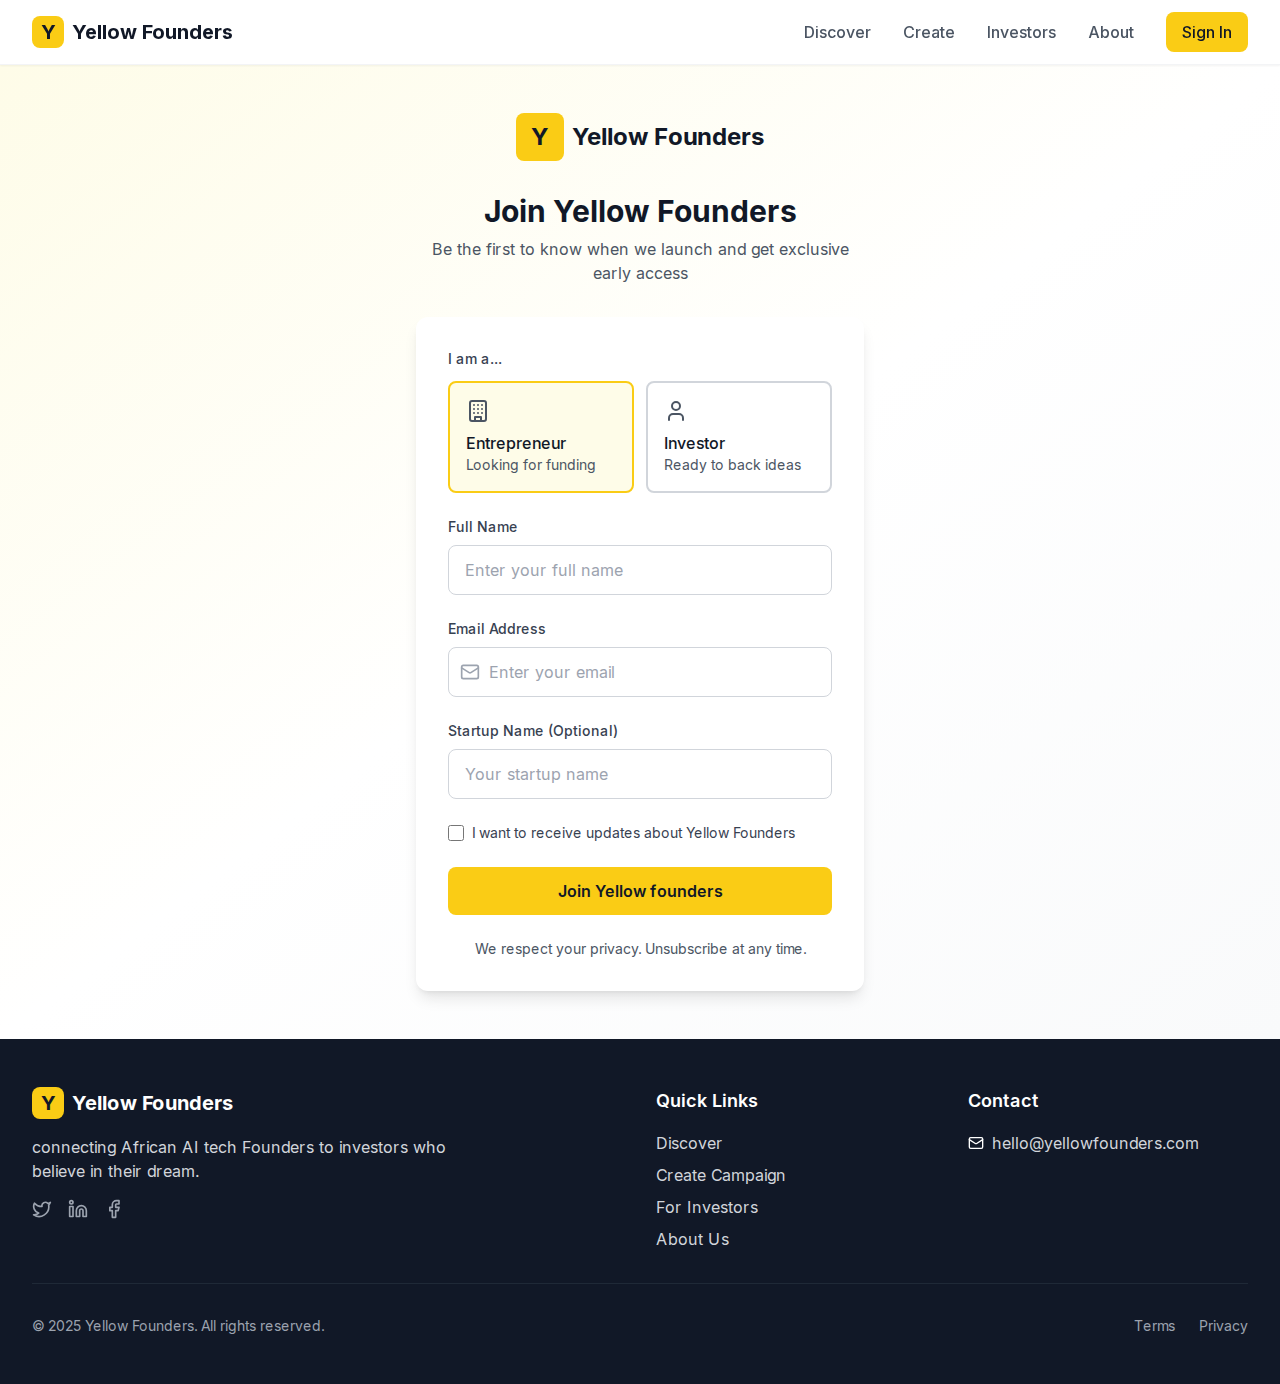
<file: waitlist.html>
<!DOCTYPE html><html lang="en"><head><meta charSet="utf-8"/><meta name="viewport" content="width=device-width, initial-scale=1"/><link rel="stylesheet" href="/_next/static/css/498070972063a3ca.css" data-precedence="next"/><link rel="preload" href="/_next/static/chunks/webpack-c7e46860e3a3b837.js" as="script" fetchPriority="low"/><script src="/_next/static/chunks/fd9d1056-f3055c7cd3af78ed.js" async=""></script><script src="/_next/static/chunks/864-ae6ee7b0e9351f2d.js" async=""></script><script src="/_next/static/chunks/main-app-371d7f7c167a70be.js" async=""></script><title>Yellow Founders - Fuel Africa&#x27;s Future with Bold Ideas</title><meta name="description" content="We connect African AI and tech entrepreneurs with backers who believe in their mission."/><meta name="next-size-adjust"/><script src="/_next/static/chunks/polyfills-c67a75d1b6f99dc8.js" noModule=""></script></head><body class="__className_e8ce0c"><nav class="bg-white shadow-sm border-b border-gray-100 sticky top-0 z-50"><div class="max-w-7xl mx-auto px-4 sm:px-6 lg:px-8"><div class="flex justify-between items-center h-16"><a class="flex items-center space-x-2" href="/"><div class="w-8 h-8 bg-yellow-400 rounded-lg flex items-center justify-center"><span class="text-gray-900 font-bold text-xl">Y</span></div><span class="text-xl font-bold text-gray-900">Yellow Founders</span></a><div class="hidden md:flex items-center space-x-8"><a class="text-gray-600 hover:text-yellow-600 transition-colors duration-200 font-medium" href="/discover">Discover</a><a class="text-gray-600 hover:text-yellow-600 transition-colors duration-200 font-medium" href="/create">Create</a><a class="text-gray-600 hover:text-yellow-600 transition-colors duration-200 font-medium" href="/investors">Investors</a><a class="text-gray-600 hover:text-yellow-600 transition-colors duration-200 font-medium" href="/about">About</a><a class="bg-yellow-400 hover:bg-yellow-500 text-gray-900 px-4 py-2 rounded-lg font-medium transition-colors duration-200" href="/signin">Sign In</a></div><div class="md:hidden"><button class="text-gray-600 hover:text-gray-900 transition-colors duration-200"><svg xmlns="http://www.w3.org/2000/svg" width="24" height="24" viewBox="0 0 24 24" fill="none" stroke="currentColor" stroke-width="2" stroke-linecap="round" stroke-linejoin="round" class="lucide lucide-menu"><line x1="4" x2="20" y1="12" y2="12"></line><line x1="4" x2="20" y1="6" y2="6"></line><line x1="4" x2="20" y1="18" y2="18"></line></svg></button></div></div></div></nav><main class="min-h-screen"><div class="min-h-screen bg-gradient-to-br from-yellow-50 via-white to-gray-50 flex items-center justify-center py-12 px-4 sm:px-6 lg:px-8"><div class="max-w-md w-full space-y-8"><div class="text-center"><a class="flex items-center justify-center space-x-2 mb-8" href="/"><div class="w-12 h-12 bg-yellow-400 rounded-lg flex items-center justify-center"><span class="text-gray-900 font-bold text-2xl">Y</span></div><span class="text-2xl font-bold text-gray-900">Yellow Founders</span></a><h2 class="text-3xl font-bold text-gray-900">Join Yellow Founders</h2><p class="mt-2 text-gray-600">Be the first to know when we launch and get exclusive early access</p></div><div class="bg-white rounded-xl shadow-lg p-8"><form name="signup" method="POST" data-netlify="true" class="waitlist__form">
  <input type="hidden" name="form-name" value="signup"> class="space-y-6"><div><label class="block text-sm font-medium text-gray-700 mb-3">I am a...</label><div class="grid grid-cols-2 gap-3"><button type="button" class="p-4 border-2 rounded-lg text-left transition-all duration-200 border-yellow-400 bg-yellow-50"><svg xmlns="http://www.w3.org/2000/svg" width="24" height="24" viewBox="0 0 24 24" fill="none" stroke="currentColor" stroke-width="2" stroke-linecap="round" stroke-linejoin="round" class="lucide lucide-building w-6 h-6 mb-2 text-gray-600"><rect width="16" height="20" x="4" y="2" rx="2" ry="2"></rect><path d="M9 22v-4h6v4"></path><path d="M8 6h.01"></path><path d="M16 6h.01"></path><path d="M12 6h.01"></path><path d="M12 10h.01"></path><path d="M12 14h.01"></path><path d="M16 10h.01"></path><path d="M16 14h.01"></path><path d="M8 10h.01"></path><path d="M8 14h.01"></path></svg><div class="font-medium text-gray-900">Entrepreneur</div><div class="text-sm text-gray-600">Looking for funding</div></button><button type="button" class="p-4 border-2 rounded-lg text-left transition-all duration-200 border-gray-300 hover:border-gray-400"><svg xmlns="http://www.w3.org/2000/svg" width="24" height="24" viewBox="0 0 24 24" fill="none" stroke="currentColor" stroke-width="2" stroke-linecap="round" stroke-linejoin="round" class="lucide lucide-user w-6 h-6 mb-2 text-gray-600"><path d="M19 21v-2a4 4 0 0 0-4-4H9a4 4 0 0 0-4 4v2"></path><circle cx="12" cy="7" r="4"></circle></svg><div class="font-medium text-gray-900">Investor</div><div class="text-sm text-gray-600">Ready to back ideas</div></button></div></div><div><label for="name" class="block text-sm font-medium text-gray-700 mb-2">Full Name</label><input id="name" type="text" required="" class="w-full px-4 py-3 border border-gray-300 rounded-lg focus:ring-2 focus:ring-yellow-500 focus:border-transparent" placeholder="Enter your full name" name="name"/></div><div><label for="email" class="block text-sm font-medium text-gray-700 mb-2">Email Address</label><div class="relative"><svg xmlns="http://www.w3.org/2000/svg" width="20" height="20" viewBox="0 0 24 24" fill="none" stroke="currentColor" stroke-width="2" stroke-linecap="round" stroke-linejoin="round" class="lucide lucide-mail absolute left-3 top-1/2 transform -translate-y-1/2 text-gray-400"><rect width="20" height="16" x="2" y="4" rx="2"></rect><path d="m22 7-8.97 5.7a1.94 1.94 0 0 1-2.06 0L2 7"></path></svg><input id="email" type="email" required="" class="w-full pl-10 pr-4 py-3 border border-gray-300 rounded-lg focus:ring-2 focus:ring-yellow-500 focus:border-transparent" placeholder="Enter your email" name="email"/></div></div><div><label for="startup" class="block text-sm font-medium text-gray-700 mb-2">Startup Name (Optional)</label><input id="startup" type="text" class="w-full px-4 py-3 border border-gray-300 rounded-lg focus:ring-2 focus:ring-yellow-500 focus:border-transparent" placeholder="Your startup name" name="startup"/></div><div class="flex items-center"><input id="updates" type="checkbox" class="h-4 w-4 text-yellow-400 focus:ring-yellow-500 border-gray-300 rounded" name="updates"/><label for="updates" class="ml-2 block text-sm text-gray-700">I want to receive updates about Yellow Founders</label></div><button type="submit" class="w-full bg-yellow-400 hover:bg-yellow-500 text-gray-900 py-3 px-4 rounded-lg font-semibold transition-all duration-300 transform hover:scale-105">Join YF Waitlist</button></form><div class="mt-6 text-center text-sm text-gray-600"><p>We respect your privacy. Unsubscribe at any time.</p></div></div></div></div></main><footer class="bg-gray-900 text-white py-12"><div class="max-w-7xl mx-auto px-4 sm:px-6 lg:px-8"><div class="grid grid-cols-1 md:grid-cols-4 gap-8"><div class="col-span-1 md:col-span-2"><div class="flex items-center space-x-2 mb-4"><div class="w-8 h-8 bg-yellow-400 rounded-lg flex items-center justify-center"><span class="text-gray-900 font-bold text-xl">Y</span></div><span class="text-xl font-bold">Yellow Founders</span></div><p class="text-gray-300 mb-4 max-w-md">connecting African AI tech Founders to investors who believe in their dream.</p><div class="flex space-x-4"><a href="#" class="text-gray-400 hover:text-yellow-400 transition-colors duration-200"><svg xmlns="http://www.w3.org/2000/svg" width="20" height="20" viewBox="0 0 24 24" fill="none" stroke="currentColor" stroke-width="2" stroke-linecap="round" stroke-linejoin="round" class="lucide lucide-twitter"><path d="M22 4s-.7 2.1-2 3.4c1.6 10-9.4 17.3-18 11.6 2.2.1 4.4-.6 6-2C3 15.5.5 9.6 3 5c2.2 2.6 5.6 4.1 9 4-.9-4.2 4-6.6 7-3.8 1.1 0 3-1.2 3-1.2z"></path></svg></a><a href="#" class="text-gray-400 hover:text-yellow-400 transition-colors duration-200"><svg xmlns="http://www.w3.org/2000/svg" width="20" height="20" viewBox="0 0 24 24" fill="none" stroke="currentColor" stroke-width="2" stroke-linecap="round" stroke-linejoin="round" class="lucide lucide-linkedin"><path d="M16 8a6 6 0 0 1 6 6v7h-4v-7a2 2 0 0 0-2-2 2 2 0 0 0-2 2v7h-4v-7a6 6 0 0 1 6-6z"></path><rect width="4" height="12" x="2" y="9"></rect><circle cx="4" cy="4" r="2"></circle></svg></a><a href="#" class="text-gray-400 hover:text-yellow-400 transition-colors duration-200"><svg xmlns="http://www.w3.org/2000/svg" width="20" height="20" viewBox="0 0 24 24" fill="none" stroke="currentColor" stroke-width="2" stroke-linecap="round" stroke-linejoin="round" class="lucide lucide-facebook"><path d="M18 2h-3a5 5 0 0 0-5 5v3H7v4h3v8h4v-8h3l1-4h-4V7a1 1 0 0 1 1-1h3z"></path></svg></a></div></div><div><h3 class="text-lg font-semibold mb-4">Quick Links</h3><ul class="space-y-2"><li><a class="text-gray-300 hover:text-yellow-400 transition-colors duration-200" href="/discover">Discover</a></li><li><a class="text-gray-300 hover:text-yellow-400 transition-colors duration-200" href="/create">Create Campaign</a></li><li><a class="text-gray-300 hover:text-yellow-400 transition-colors duration-200" href="/investors">For Investors</a></li><li><a class="text-gray-300 hover:text-yellow-400 transition-colors duration-200" href="/about">About Us</a></li></ul></div><div><h3 class="text-lg font-semibold mb-4">Contact</h3><div class="flex items-center space-x-2 mb-2"><svg xmlns="http://www.w3.org/2000/svg" width="16" height="16" viewBox="0 0 24 24" fill="none" stroke="currentColor" stroke-width="2" stroke-linecap="round" stroke-linejoin="round" class="lucide lucide-mail"><rect width="20" height="16" x="2" y="4" rx="2"></rect><path d="m22 7-8.97 5.7a1.94 1.94 0 0 1-2.06 0L2 7"></path></svg><a href="mailto:hello@yellowfounders.com" class="text-gray-300 hover:text-yellow-400 transition-colors duration-200">hello@yellowfounders.com</a></div></div></div><div class="border-t border-gray-800 mt-8 pt-8 flex flex-col md:flex-row justify-between items-center"><p class="text-gray-400 text-sm mb-4 md:mb-0">© 2025 Yellow Founders. All rights reserved.</p><div class="flex space-x-6 text-sm"><a class="text-gray-400 hover:text-yellow-400 transition-colors duration-200" href="#">Terms</a><a class="text-gray-400 hover:text-yellow-400 transition-colors duration-200" href="#">Privacy</a></div></div></div></footer><script src="/_next/static/chunks/webpack-c7e46860e3a3b837.js" async=""></script><script>(self.__next_f=self.__next_f||[]).push([0])</script><script>self.__next_f.push([1,"1:HL[\"/_next/static/media/e4af272ccee01ff0-s.p.woff2\",\"font\",{\"crossOrigin\":\"\",\"type\":\"font/woff2\"}]\n2:HL[\"/_next/static/css/498070972063a3ca.css\",\"style\"]\n0:\"$L3\"\n"])</script><script>self.__next_f.push([1,"4:I{\"id\":6054,\"chunks\":[\"272:static/chunks/webpack-c7e46860e3a3b837.js\",\"971:static/chunks/fd9d1056-f3055c7cd3af78ed.js\",\"864:static/chunks/864-ae6ee7b0e9351f2d.js\"],\"name\":\"\",\"async\":false}\n6:I{\"id\":1729,\"chunks\":[\"272:static/chunks/webpack-c7e46860e3a3b837.js\",\"971:static/chunks/fd9d1056-f3055c7cd3af78ed.js\",\"864:static/chunks/864-ae6ee7b0e9351f2d.js\"],\"name\":\"\",\"async\":false}\n7:I{\"id\":8136,\"chunks\":[\"724:static/chunks/724-e1f800222284fc1f.js\",\"185:static/chunks/app/layout-c472d15f5cfaec5d.js\"],\"name\":\"\","])</script><script>self.__next_f.push([1,"\"async\":false}\n8:I{\"id\":1443,\"chunks\":[\"272:static/chunks/webpack-c7e46860e3a3b837.js\",\"971:static/chunks/fd9d1056-f3055c7cd3af78ed.js\",\"864:static/chunks/864-ae6ee7b0e9351f2d.js\"],\"name\":\"\",\"async\":false}\n9:I{\"id\":8639,\"chunks\":[\"272:static/chunks/webpack-c7e46860e3a3b837.js\",\"971:static/chunks/fd9d1056-f3055c7cd3af78ed.js\",\"864:static/chunks/864-ae6ee7b0e9351f2d.js\"],\"name\":\"\",\"async\":false}\nb:I{\"id\":5146,\"chunks\":[\"272:static/chunks/webpack-c7e46860e3a3b837.js\",\"971:static/chunks/fd9d1056-f3055c7cd3af78e"])</script><script>self.__next_f.push([1,"d.js\",\"864:static/chunks/864-ae6ee7b0e9351f2d.js\"],\"name\":\"\",\"async\":false}\nc:I{\"id\":5233,\"chunks\":[\"724:static/chunks/724-e1f800222284fc1f.js\",\"130:static/chunks/app/waitlist/page-b268bc74b9aca19b.js\"],\"name\":\"\",\"async\":false}\nd:I{\"id\":4724,\"chunks\":[\"724:static/chunks/724-e1f800222284fc1f.js\",\"931:static/chunks/app/page-10bf39479258ff4e.js\"],\"name\":\"\",\"async\":false}\n"])</script><script>self.__next_f.push([1,"3:[[[\"$\",\"link\",\"0\",{\"rel\":\"stylesheet\",\"href\":\"/_next/static/css/498070972063a3ca.css\",\"precedence\":\"next\"}]],[\"$\",\"$L4\",null,{\"buildId\":\"r0zx-ydnOUTna91bbisb7\",\"assetPrefix\":\"\",\"initialCanonicalUrl\":\"/waitlist\",\"initialTree\":[\"\",{\"children\":[\"waitlist\",{\"children\":[\"__PAGE__\",{}]}]},\"$undefined\",\"$undefined\",true],\"initialHead\":[false,\"$L5\"],\"globalErrorComponent\":\"$6\",\"children\":[null,[\"$\",\"html\",null,{\"lang\":\"en\",\"children\":[\"$\",\"body\",null,{\"className\":\"__className_e8ce0c\",\"children\":[[\"$\",\"$L7\",null,{}],[\"$\",\"main\",null,{\"className\":\"min-h-screen\",\"children\":[\"$\",\"$L8\",null,{\"parallelRouterKey\":\"children\",\"segmentPath\":[\"children\"],\"loading\":\"$undefined\",\"loadingStyles\":\"$undefined\",\"hasLoading\":false,\"error\":\"$undefined\",\"errorStyles\":\"$undefined\",\"template\":[\"$\",\"$L9\",null,{}],\"templateStyles\":\"$undefined\",\"notFound\":[[\"$\",\"title\",null,{\"children\":\"404: This page could not be found.\"}],[\"$\",\"div\",null,{\"style\":{\"fontFamily\":\"system-ui,\\\"Segoe UI\\\",Roboto,Helvetica,Arial,sans-serif,\\\"Apple Color Emoji\\\",\\\"Segoe UI Emoji\\\"\",\"height\":\"100vh\",\"textAlign\":\"center\",\"display\":\"flex\",\"flexDirection\":\"column\",\"alignItems\":\"center\",\"justifyContent\":\"center\"},\"children\":[\"$\",\"div\",null,{\"children\":[[\"$\",\"style\",null,{\"dangerouslySetInnerHTML\":{\"__html\":\"body{color:#000;background:#fff;margin:0}.next-error-h1{border-right:1px solid rgba(0,0,0,.3)}@media (prefers-color-scheme:dark){body{color:#fff;background:#000}.next-error-h1{border-right:1px solid rgba(255,255,255,.3)}}\"}}],[\"$\",\"h1\",null,{\"className\":\"next-error-h1\",\"style\":{\"display\":\"inline-block\",\"margin\":\"0 20px 0 0\",\"padding\":\"0 23px 0 0\",\"fontSize\":24,\"fontWeight\":500,\"verticalAlign\":\"top\",\"lineHeight\":\"49px\"},\"children\":\"404\"}],[\"$\",\"div\",null,{\"style\":{\"display\":\"inline-block\"},\"children\":[\"$\",\"h2\",null,{\"style\":{\"fontSize\":14,\"fontWeight\":400,\"lineHeight\":\"49px\",\"margin\":0},\"children\":\"This page could not be found.\"}]}]]}]}]],\"notFoundStyles\":[],\"childProp\":{\"current\":[\"$\",\"$L8\",null,{\"parallelRouterKey\":\"children\",\"segmentPath\":[\"children\",\"waitlist\",\"children\"],\"loading\":\"$undefined\",\"loadingStyles\":\"$undefined\",\"hasLoading\":false,\"error\":\"$undefined\",\"errorStyles\":\"$undefined\",\"template\":[\"$\",\"$L9\",null,{}],\"templateStyles\":\"$undefined\",\"notFound\":\"$undefined\",\"notFoundStyles\":\"$undefined\",\"childProp\":{\"current\":[\"$La\",[\"$\",\"$Lb\",null,{\"propsForComponent\":{\"params\":{}},\"Component\":\"$c\"}],null],\"segment\":\"__PAGE__\"},\"styles\":[]}],\"segment\":\"waitlist\"},\"styles\":[]}]}],[\"$\",\"footer\",null,{\"className\":\"bg-gray-900 text-white py-12\",\"children\":[\"$\",\"div\",null,{\"className\":\"max-w-7xl mx-auto px-4 sm:px-6 lg:px-8\",\"children\":[[\"$\",\"div\",null,{\"className\":\"grid grid-cols-1 md:grid-cols-4 gap-8\",\"children\":[[\"$\",\"div\",null,{\"className\":\"col-span-1 md:col-span-2\",\"children\":[[\"$\",\"div\",null,{\"className\":\"flex items-center space-x-2 mb-4\",\"children\":[[\"$\",\"div\",null,{\"className\":\"w-8 h-8 bg-yellow-400 rounded-lg flex items-center justify-center\",\"children\":[\"$\",\"span\",null,{\"className\":\"text-gray-900 font-bold text-xl\",\"children\":\"Y\"}]}],[\"$\",\"span\",null,{\"className\":\"text-xl font-bold\",\"children\":\"Yellow Founders\"}]]}],[\"$\",\"p\",null,{\"className\":\"text-gray-300 mb-4 max-w-md\",\"children\":\"connecting African AI tech Founders to investors who believe in their dream.\"}],[\"$\",\"div\",null,{\"className\":\"flex space-x-4\",\"children\":[[\"$\",\"a\",null,{\"href\":\"#\",\"className\":\"text-gray-400 hover:text-yellow-400 transition-colors duration-200\",\"children\":[\"$\",\"svg\",null,{\"xmlns\":\"http://www.w3.org/2000/svg\",\"width\":20,\"height\":20,\"viewBox\":\"0 0 24 24\",\"fill\":\"none\",\"stroke\":\"currentColor\",\"strokeWidth\":2,\"strokeLinecap\":\"round\",\"strokeLinejoin\":\"round\",\"className\":\"lucide lucide-twitter\",\"children\":[[\"$\",\"path\",\"pff0z6\",{\"d\":\"M22 4s-.7 2.1-2 3.4c1.6 10-9.4 17.3-18 11.6 2.2.1 4.4-.6 6-2C3 15.5.5 9.6 3 5c2.2 2.6 5.6 4.1 9 4-.9-4.2 4-6.6 7-3.8 1.1 0 3-1.2 3-1.2z\"}],\"$undefined\"]}]}],[\"$\",\"a\",null,{\"href\":\"#\",\"className\":\"text-gray-400 hover:text-yellow-400 transition-colors duration-200\",\"children\":[\"$\",\"svg\",null,{\"xmlns\":\"http://www.w3.org/2000/svg\",\"width\":20,\"height\":20,\"viewBox\":\"0 0 24 24\",\"fill\":\"none\",\"stroke\":\"currentColor\",\"strokeWidth\":2,\"strokeLinecap\":\"round\",\"strokeLinejoin\":\"round\",\"className\":\"lucide lucide-linkedin\",\"children\":[[\"$\",\"path\",\"c2jq9f\",{\"d\":\"M16 8a6 6 0 0 1 6 6v7h-4v-7a2 2 0 0 0-2-2 2 2 0 0 0-2 2v7h-4v-7a6 6 0 0 1 6-6z\"}],[\"$\",\"rect\",\"mk3on5\",{\"width\":\"4\",\"height\":\"12\",\"x\":\"2\",\"y\":\"9\"}],[\"$\",\"circle\",\"bt5ra8\",{\"cx\":\"4\",\"cy\":\"4\",\"r\":\"2\"}],\"$undefined\"]}]}],[\"$\",\"a\",null,{\"href\":\"#\",\"className\":\"text-gray-400 hover:text-yellow-400 transition-colors duration-200\",\"children\":[\"$\",\"svg\",null,{\"xmlns\":\"http://www.w3.org/2000/svg\",\"width\":20,\"height\":20,\"viewBox\":\"0 0 24 24\",\"fill\":\"none\",\"stroke\":\"currentColor\",\"strokeWidth\":2,\"strokeLinecap\":\"round\",\"strokeLinejoin\":\"round\",\"className\":\"lucide lucide-facebook\",\"children\":[[\"$\",\"path\",\"1jg4f8\",{\"d\":\"M18 2h-3a5 5 0 0 0-5 5v3H7v4h3v8h4v-8h3l1-4h-4V7a1 1 0 0 1 1-1h3z\"}],\"$undefined\"]}]}]]}]]}],[\"$\",\"div\",null,{\"children\":[[\"$\",\"h3\",null,{\"className\":\"text-lg font-semibold mb-4\",\"children\":\"Quick Links\"}],[\"$\",\"ul\",null,{\"className\":\"space-y-2\",\"children\":[[\"$\",\"li\",null,{\"children\":[\"$\",\"$Ld\",null,{\"href\":\"/discover\",\"className\":\"text-gray-300 hover:text-yellow-400 transition-colors duration-200\",\"children\":\"Discover\"}]}],[\"$\",\"li\",null,{\"children\":[\"$\",\"$Ld\",null,{\"href\":\"/create\",\"className\":\"text-gray-300 hover:text-yellow-400 transition-colors duration-200\",\"children\":\"Create Campaign\"}]}],[\"$\",\"li\",null,{\"children\":[\"$\",\"$Ld\",null,{\"href\":\"/investors\",\"className\":\"text-gray-300 hover:text-yellow-400 transition-colors duration-200\",\"children\":\"For Investors\"}]}],[\"$\",\"li\",null,{\"children\":[\"$\",\"$Ld\",null,{\"href\":\"/about\",\"className\":\"text-gray-300 hover:text-yellow-400 transition-colors duration-200\",\"children\":\"About Us\"}]}]]}]]}],[\"$\",\"div\",null,{\"children\":[[\"$\",\"h3\",null,{\"className\":\"text-lg font-semibold mb-4\",\"children\":\"Contact\"}],[\"$\",\"div\",null,{\"className\":\"flex items-center space-x-2 mb-2\",\"children\":[[\"$\",\"svg\",null,{\"xmlns\":\"http://www.w3.org/2000/svg\",\"width\":16,\"height\":16,\"viewBox\":\"0 0 24 24\",\"fill\":\"none\",\"stroke\":\"currentColor\",\"strokeWidth\":2,\"strokeLinecap\":\"round\",\"strokeLinejoin\":\"round\",\"className\":\"lucide lucide-mail\",\"children\":[[\"$\",\"rect\",\"18n3k1\",{\"width\":\"20\",\"height\":\"16\",\"x\":\"2\",\"y\":\"4\",\"rx\":\"2\"}],[\"$\",\"path\",\"1ocrg3\",{\"d\":\"m22 7-8.97 5.7a1.94 1.94 0 0 1-2.06 0L2 7\"}],\"$undefined\"]}],[\"$\",\"a\",null,{\"href\":\"mailto:hello@yellowfounders.com\",\"className\":\"text-gray-300 hover:text-yellow-400 transition-colors duration-200\",\"children\":\"hello@yellowfounders.com\"}]]}]]}]]}],[\"$\",\"div\",null,{\"className\":\"border-t border-gray-800 mt-8 pt-8 flex flex-col md:flex-row justify-between items-center\",\"children\":[[\"$\",\"p\",null,{\"className\":\"text-gray-400 text-sm mb-4 md:mb-0\",\"children\":\"© 2025 Yellow Founders. All rights reserved.\"}],[\"$\",\"div\",null,{\"className\":\"flex space-x-6 text-sm\",\"children\":[[\"$\",\"$Ld\",null,{\"href\":\"#\",\"className\":\"text-gray-400 hover:text-yellow-400 transition-colors duration-200\",\"children\":\"Terms\"}],[\"$\",\"$Ld\",null,{\"href\":\"#\",\"className\":\"text-gray-400 hover:text-yellow-400 transition-colors duration-200\",\"children\":\"Privacy\"}]]}]]}]]}]}]]}]}],null]}]]\n"])</script><script>self.__next_f.push([1,"5:[[\"$\",\"meta\",\"0\",{\"charSet\":\"utf-8\"}],[\"$\",\"title\",\"1\",{\"children\":\"Yellow Founders - Fuel Africa's Future with Bold Ideas\"}],[\"$\",\"meta\",\"2\",{\"name\":\"description\",\"content\":\"We connect African AI and tech entrepreneurs with backers who believe in their mission.\"}],[\"$\",\"meta\",\"3\",{\"name\":\"viewport\",\"content\":\"width=device-width, initial-scale=1\"}],[\"$\",\"meta\",\"4\",{\"name\":\"next-size-adjust\"}]]\na:null\n"])</script></body></html>
</file>
<file: _next/static/css/498070972063a3ca.css>
/*
! tailwindcss v3.3.3 | MIT License | https://tailwindcss.com
*/*,:after,:before{box-sizing:border-box;border:0 solid #e5e7eb}:after,:before{--tw-content:""}html{line-height:1.5;-webkit-text-size-adjust:100%;-moz-tab-size:4;-o-tab-size:4;tab-size:4;font-family:ui-sans-serif,system-ui,-apple-system,BlinkMacSystemFont,Segoe UI,Roboto,Helvetica Neue,Arial,Noto Sans,sans-serif,Apple Color Emoji,Segoe UI Emoji,Segoe UI Symbol,Noto Color Emoji;font-feature-settings:normal;font-variation-settings:normal}body{margin:0;line-height:inherit}hr{height:0;color:inherit;border-top-width:1px}abbr:where([title]){-webkit-text-decoration:underline dotted;text-decoration:underline dotted}h1,h2,h3,h4,h5,h6{font-size:inherit;font-weight:inherit}a{color:inherit;text-decoration:inherit}b,strong{font-weight:bolder}code,kbd,pre,samp{font-family:ui-monospace,SFMono-Regular,Menlo,Monaco,Consolas,Liberation Mono,Courier New,monospace;font-size:1em}small{font-size:80%}sub,sup{font-size:75%;line-height:0;position:relative;vertical-align:baseline}sub{bottom:-.25em}sup{top:-.5em}table{text-indent:0;border-color:inherit;border-collapse:collapse}button,input,optgroup,select,textarea{font-family:inherit;font-feature-settings:inherit;font-variation-settings:inherit;font-size:100%;font-weight:inherit;line-height:inherit;color:inherit;margin:0;padding:0}button,select{text-transform:none}[type=button],[type=reset],[type=submit],button{-webkit-appearance:button;background-color:transparent;background-image:none}:-moz-focusring{outline:auto}:-moz-ui-invalid{box-shadow:none}progress{vertical-align:baseline}::-webkit-inner-spin-button,::-webkit-outer-spin-button{height:auto}[type=search]{-webkit-appearance:textfield;outline-offset:-2px}::-webkit-search-decoration{-webkit-appearance:none}::-webkit-file-upload-button{-webkit-appearance:button;font:inherit}summary{display:list-item}blockquote,dd,dl,figure,h1,h2,h3,h4,h5,h6,hr,p,pre{margin:0}fieldset{margin:0}fieldset,legend{padding:0}menu,ol,ul{list-style:none;margin:0;padding:0}dialog{padding:0}textarea{resize:vertical}input::-moz-placeholder,textarea::-moz-placeholder{opacity:1;color:#9ca3af}input::placeholder,textarea::placeholder{opacity:1;color:#9ca3af}[role=button],button{cursor:pointer}:disabled{cursor:default}audio,canvas,embed,iframe,img,object,svg,video{display:block;vertical-align:middle}img,video{max-width:100%;height:auto}[hidden]{display:none}:root{--background:0 0% 100%;--foreground:0 0% 3.9%;--card:0 0% 100%;--card-foreground:0 0% 3.9%;--popover:0 0% 100%;--popover-foreground:0 0% 3.9%;--primary:0 0% 9%;--primary-foreground:0 0% 98%;--secondary:0 0% 96.1%;--secondary-foreground:0 0% 9%;--muted:0 0% 96.1%;--muted-foreground:0 0% 45.1%;--accent:0 0% 96.1%;--accent-foreground:0 0% 9%;--destructive:0 84.2% 60.2%;--destructive-foreground:0 0% 98%;--border:0 0% 89.8%;--input:0 0% 89.8%;--ring:0 0% 3.9%;--chart-1:12 76% 61%;--chart-2:173 58% 39%;--chart-3:197 37% 24%;--chart-4:43 74% 66%;--chart-5:27 87% 67%;--radius:0.5rem}.dark{--background:0 0% 3.9%;--foreground:0 0% 98%;--card:0 0% 3.9%;--card-foreground:0 0% 98%;--popover:0 0% 3.9%;--popover-foreground:0 0% 98%;--primary:0 0% 98%;--primary-foreground:0 0% 9%;--secondary:0 0% 14.9%;--secondary-foreground:0 0% 98%;--muted:0 0% 14.9%;--muted-foreground:0 0% 63.9%;--accent:0 0% 14.9%;--accent-foreground:0 0% 98%;--destructive:0 62.8% 30.6%;--destructive-foreground:0 0% 98%;--border:0 0% 14.9%;--input:0 0% 14.9%;--ring:0 0% 83.1%;--chart-1:220 70% 50%;--chart-2:160 60% 45%;--chart-3:30 80% 55%;--chart-4:280 65% 60%;--chart-5:340 75% 55%}*{border-color:hsl(var(--border))}body{background-color:hsl(var(--background));color:hsl(var(--foreground))}*,:after,:before{--tw-border-spacing-x:0;--tw-border-spacing-y:0;--tw-translate-x:0;--tw-translate-y:0;--tw-rotate:0;--tw-skew-x:0;--tw-skew-y:0;--tw-scale-x:1;--tw-scale-y:1;--tw-pan-x: ;--tw-pan-y: ;--tw-pinch-zoom: ;--tw-scroll-snap-strictness:proximity;--tw-gradient-from-position: ;--tw-gradient-via-position: ;--tw-gradient-to-position: ;--tw-ordinal: ;--tw-slashed-zero: ;--tw-numeric-figure: ;--tw-numeric-spacing: ;--tw-numeric-fraction: ;--tw-ring-inset: ;--tw-ring-offset-width:0px;--tw-ring-offset-color:#fff;--tw-ring-color:rgba(59,130,246,.5);--tw-ring-offset-shadow:0 0 #0000;--tw-ring-shadow:0 0 #0000;--tw-shadow:0 0 #0000;--tw-shadow-colored:0 0 #0000;--tw-blur: ;--tw-brightness: ;--tw-contrast: ;--tw-grayscale: ;--tw-hue-rotate: ;--tw-invert: ;--tw-saturate: ;--tw-sepia: ;--tw-drop-shadow: ;--tw-backdrop-blur: ;--tw-backdrop-brightness: ;--tw-backdrop-contrast: ;--tw-backdrop-grayscale: ;--tw-backdrop-hue-rotate: ;--tw-backdrop-invert: ;--tw-backdrop-opacity: ;--tw-backdrop-saturate: ;--tw-backdrop-sepia: }::backdrop{--tw-border-spacing-x:0;--tw-border-spacing-y:0;--tw-translate-x:0;--tw-translate-y:0;--tw-rotate:0;--tw-skew-x:0;--tw-skew-y:0;--tw-scale-x:1;--tw-scale-y:1;--tw-pan-x: ;--tw-pan-y: ;--tw-pinch-zoom: ;--tw-scroll-snap-strictness:proximity;--tw-gradient-from-position: ;--tw-gradient-via-position: ;--tw-gradient-to-position: ;--tw-ordinal: ;--tw-slashed-zero: ;--tw-numeric-figure: ;--tw-numeric-spacing: ;--tw-numeric-fraction: ;--tw-ring-inset: ;--tw-ring-offset-width:0px;--tw-ring-offset-color:#fff;--tw-ring-color:rgba(59,130,246,.5);--tw-ring-offset-shadow:0 0 #0000;--tw-ring-shadow:0 0 #0000;--tw-shadow:0 0 #0000;--tw-shadow-colored:0 0 #0000;--tw-blur: ;--tw-brightness: ;--tw-contrast: ;--tw-grayscale: ;--tw-hue-rotate: ;--tw-invert: ;--tw-saturate: ;--tw-sepia: ;--tw-drop-shadow: ;--tw-backdrop-blur: ;--tw-backdrop-brightness: ;--tw-backdrop-contrast: ;--tw-backdrop-grayscale: ;--tw-backdrop-hue-rotate: ;--tw-backdrop-invert: ;--tw-backdrop-opacity: ;--tw-backdrop-saturate: ;--tw-backdrop-sepia: }.sr-only{position:absolute;width:1px;height:1px;padding:0;margin:-1px;overflow:hidden;clip:rect(0,0,0,0);white-space:nowrap;border-width:0}.pointer-events-none{pointer-events:none}.pointer-events-auto{pointer-events:auto}.visible{visibility:visible}.invisible{visibility:hidden}.fixed{position:fixed}.absolute{position:absolute}.relative{position:relative}.sticky{position:sticky}.inset-0{inset:0}.inset-x-0{left:0;right:0}.inset-y-0{top:0;bottom:0}.-bottom-12{bottom:-3rem}.-left-12{left:-3rem}.-right-12{right:-3rem}.-top-12{top:-3rem}.bottom-0{bottom:0}.left-0{left:0}.left-1{left:.25rem}.left-1\/2{left:50%}.left-2{left:.5rem}.left-3{left:.75rem}.left-\[50\%\]{left:50%}.right-0{right:0}.right-1{right:.25rem}.right-2{right:.5rem}.right-3{right:.75rem}.right-4{right:1rem}.top-0{top:0}.top-1\/2{top:50%}.top-2{top:.5rem}.top-4{top:1rem}.top-\[1px\]{top:1px}.top-\[50\%\]{top:50%}.top-\[60\%\]{top:60%}.top-full{top:100%}.z-10{z-index:10}.z-50{z-index:50}.z-\[100\]{z-index:100}.z-\[1\]{z-index:1}.col-span-1{grid-column:span 1/span 1}.-mx-1{margin-left:-.25rem;margin-right:-.25rem}.mx-auto{margin-left:auto;margin-right:auto}.my-0{margin-top:0;margin-bottom:0}.my-0\.5{margin-top:.125rem;margin-bottom:.125rem}.my-1{margin-top:.25rem;margin-bottom:.25rem}.-ml-4{margin-left:-1rem}.-mt-4{margin-top:-1rem}.mb-1{margin-bottom:.25rem}.mb-10{margin-bottom:2.5rem}.mb-12{margin-bottom:3rem}.mb-16{margin-bottom:4rem}.mb-2{margin-bottom:.5rem}.mb-3{margin-bottom:.75rem}.mb-4{margin-bottom:1rem}.mb-6{margin-bottom:1.5rem}.mb-8{margin-bottom:2rem}.ml-1{margin-left:.25rem}.ml-2{margin-left:.5rem}.ml-auto{margin-left:auto}.mr-1{margin-right:.25rem}.mr-2{margin-right:.5rem}.mt-1{margin-top:.25rem}.mt-1\.5{margin-top:.375rem}.mt-12{margin-top:3rem}.mt-16{margin-top:4rem}.mt-2{margin-top:.5rem}.mt-24{margin-top:6rem}.mt-3{margin-top:.75rem}.mt-4{margin-top:1rem}.mt-6{margin-top:1.5rem}.mt-8{margin-top:2rem}.mt-auto{margin-top:auto}.line-clamp-2{overflow:hidden;display:-webkit-box;-webkit-box-orient:vertical;-webkit-line-clamp:2}.block{display:block}.flex{display:flex}.inline-flex{display:inline-flex}.table{display:table}.grid{display:grid}.hidden{display:none}.aspect-square{aspect-ratio:1/1}.aspect-video{aspect-ratio:16/9}.h-1{height:.25rem}.h-1\.5{height:.375rem}.h-10{height:2.5rem}.h-11{height:2.75rem}.h-12{height:3rem}.h-16{height:4rem}.h-2{height:.5rem}.h-2\.5{height:.625rem}.h-20{height:5rem}.h-3{height:.75rem}.h-3\.5{height:.875rem}.h-4{height:1rem}.h-48{height:12rem}.h-5{height:1.25rem}.h-6{height:1.5rem}.h-7{height:1.75rem}.h-8{height:2rem}.h-9{height:2.25rem}.h-\[1px\]{height:1px}.h-\[var\(--radix-navigation-menu-viewport-height\)\]{height:var(--radix-navigation-menu-viewport-height)}.h-\[var\(--radix-select-trigger-height\)\]{height:var(--radix-select-trigger-height)}.h-auto{height:auto}.h-full{height:100%}.h-px{height:1px}.max-h-96{max-height:24rem}.max-h-\[300px\]{max-height:300px}.max-h-screen{max-height:100vh}.min-h-\[200px\]{min-height:200px}.min-h-\[80px\]{min-height:80px}.min-h-screen{min-height:100vh}.w-0{width:0}.w-1{width:.25rem}.w-1\/2{width:50%}.w-10{width:2.5rem}.w-11{width:2.75rem}.w-12{width:3rem}.w-16{width:4rem}.w-2{width:.5rem}.w-2\.5{width:.625rem}.w-20{width:5rem}.w-3{width:.75rem}.w-3\.5{width:.875rem}.w-3\/4{width:75%}.w-4{width:1rem}.w-48{width:12rem}.w-5{width:1.25rem}.w-6{width:1.5rem}.w-64{width:16rem}.w-7{width:1.75rem}.w-72{width:18rem}.w-8{width:2rem}.w-9{width:2.25rem}.w-\[100px\]{width:100px}.w-\[1px\]{width:1px}.w-full{width:100%}.w-max{width:-moz-max-content;width:max-content}.w-px{width:1px}.min-w-0{min-width:0}.min-w-\[12rem\]{min-width:12rem}.min-w-\[8rem\]{min-width:8rem}.min-w-\[var\(--radix-select-trigger-width\)\]{min-width:var(--radix-select-trigger-width)}.max-w-2xl{max-width:42rem}.max-w-3xl{max-width:48rem}.max-w-4xl{max-width:56rem}.max-w-7xl{max-width:80rem}.max-w-lg{max-width:32rem}.max-w-max{max-width:-moz-max-content;max-width:max-content}.max-w-md{max-width:28rem}.flex-1{flex:1 1 0%}.shrink-0{flex-shrink:0}.grow{flex-grow:1}.grow-0{flex-grow:0}.basis-full{flex-basis:100%}.caption-bottom{caption-side:bottom}.border-collapse{border-collapse:collapse}.-translate-x-1\/2{--tw-translate-x:-50%}.-translate-x-1\/2,.-translate-y-1\/2{transform:translate(var(--tw-translate-x),var(--tw-translate-y)) rotate(var(--tw-rotate)) skewX(var(--tw-skew-x)) skewY(var(--tw-skew-y)) scaleX(var(--tw-scale-x)) scaleY(var(--tw-scale-y))}.-translate-y-1\/2{--tw-translate-y:-50%}.translate-x-\[-50\%\]{--tw-translate-x:-50%}.translate-x-\[-50\%\],.translate-y-\[-50\%\]{transform:translate(var(--tw-translate-x),var(--tw-translate-y)) rotate(var(--tw-rotate)) skewX(var(--tw-skew-x)) skewY(var(--tw-skew-y)) scaleX(var(--tw-scale-x)) scaleY(var(--tw-scale-y))}.translate-y-\[-50\%\]{--tw-translate-y:-50%}.rotate-45{--tw-rotate:45deg}.rotate-45,.rotate-90{transform:translate(var(--tw-translate-x),var(--tw-translate-y)) rotate(var(--tw-rotate)) skewX(var(--tw-skew-x)) skewY(var(--tw-skew-y)) scaleX(var(--tw-scale-x)) scaleY(var(--tw-scale-y))}.rotate-90{--tw-rotate:90deg}.transform{transform:translate(var(--tw-translate-x),var(--tw-translate-y)) rotate(var(--tw-rotate)) skewX(var(--tw-skew-x)) skewY(var(--tw-skew-y)) scaleX(var(--tw-scale-x)) scaleY(var(--tw-scale-y))}@keyframes pulse{50%{opacity:.5}}.animate-pulse{animation:pulse 2s cubic-bezier(.4,0,.6,1) infinite}.cursor-default{cursor:default}.cursor-not-allowed{cursor:not-allowed}.cursor-pointer{cursor:pointer}.touch-none{touch-action:none}.select-none{-webkit-user-select:none;-moz-user-select:none;user-select:none}.list-none{list-style-type:none}.grid-cols-1{grid-template-columns:repeat(1,minmax(0,1fr))}.grid-cols-2{grid-template-columns:repeat(2,minmax(0,1fr))}.flex-row{flex-direction:row}.flex-col{flex-direction:column}.flex-col-reverse{flex-direction:column-reverse}.flex-wrap{flex-wrap:wrap}.items-start{align-items:flex-start}.items-end{align-items:flex-end}.items-center{align-items:center}.items-stretch{align-items:stretch}.justify-center{justify-content:center}.justify-between{justify-content:space-between}.gap-0{gap:0}.gap-1{gap:.25rem}.gap-1\.5{gap:.375rem}.gap-12{gap:3rem}.gap-2{gap:.5rem}.gap-3{gap:.75rem}.gap-4{gap:1rem}.gap-6{gap:1.5rem}.gap-8{gap:2rem}.space-x-1>:not([hidden])~:not([hidden]){--tw-space-x-reverse:0;margin-right:calc(.25rem * var(--tw-space-x-reverse));margin-left:calc(.25rem * calc(1 - var(--tw-space-x-reverse)))}.space-x-2>:not([hidden])~:not([hidden]){--tw-space-x-reverse:0;margin-right:calc(.5rem * var(--tw-space-x-reverse));margin-left:calc(.5rem * calc(1 - var(--tw-space-x-reverse)))}.space-x-3>:not([hidden])~:not([hidden]){--tw-space-x-reverse:0;margin-right:calc(.75rem * var(--tw-space-x-reverse));margin-left:calc(.75rem * calc(1 - var(--tw-space-x-reverse)))}.space-x-4>:not([hidden])~:not([hidden]){--tw-space-x-reverse:0;margin-right:calc(1rem * var(--tw-space-x-reverse));margin-left:calc(1rem * calc(1 - var(--tw-space-x-reverse)))}.space-x-6>:not([hidden])~:not([hidden]){--tw-space-x-reverse:0;margin-right:calc(1.5rem * var(--tw-space-x-reverse));margin-left:calc(1.5rem * calc(1 - var(--tw-space-x-reverse)))}.space-x-8>:not([hidden])~:not([hidden]){--tw-space-x-reverse:0;margin-right:calc(2rem * var(--tw-space-x-reverse));margin-left:calc(2rem * calc(1 - var(--tw-space-x-reverse)))}.space-y-1>:not([hidden])~:not([hidden]){--tw-space-y-reverse:0;margin-top:calc(.25rem * calc(1 - var(--tw-space-y-reverse)));margin-bottom:calc(.25rem * var(--tw-space-y-reverse))}.space-y-1\.5>:not([hidden])~:not([hidden]){--tw-space-y-reverse:0;margin-top:calc(.375rem * calc(1 - var(--tw-space-y-reverse)));margin-bottom:calc(.375rem * var(--tw-space-y-reverse))}.space-y-2>:not([hidden])~:not([hidden]){--tw-space-y-reverse:0;margin-top:calc(.5rem * calc(1 - var(--tw-space-y-reverse)));margin-bottom:calc(.5rem * var(--tw-space-y-reverse))}.space-y-3>:not([hidden])~:not([hidden]){--tw-space-y-reverse:0;margin-top:calc(.75rem * calc(1 - var(--tw-space-y-reverse)));margin-bottom:calc(.75rem * var(--tw-space-y-reverse))}.space-y-4>:not([hidden])~:not([hidden]){--tw-space-y-reverse:0;margin-top:calc(1rem * calc(1 - var(--tw-space-y-reverse)));margin-bottom:calc(1rem * var(--tw-space-y-reverse))}.space-y-6>:not([hidden])~:not([hidden]){--tw-space-y-reverse:0;margin-top:calc(1.5rem * calc(1 - var(--tw-space-y-reverse)));margin-bottom:calc(1.5rem * var(--tw-space-y-reverse))}.space-y-8>:not([hidden])~:not([hidden]){--tw-space-y-reverse:0;margin-top:calc(2rem * calc(1 - var(--tw-space-y-reverse)));margin-bottom:calc(2rem * var(--tw-space-y-reverse))}.overflow-auto{overflow:auto}.overflow-hidden{overflow:hidden}.overflow-y-auto{overflow-y:auto}.overflow-x-hidden{overflow-x:hidden}.whitespace-nowrap{white-space:nowrap}.break-words{overflow-wrap:break-word}.rounded{border-radius:.25rem}.rounded-2xl{border-radius:1rem}.rounded-\[2px\]{border-radius:2px}.rounded-\[inherit\]{border-radius:inherit}.rounded-full{border-radius:9999px}.rounded-lg{border-radius:var(--radius)}.rounded-md{border-radius:calc(var(--radius) - 2px)}.rounded-sm{border-radius:calc(var(--radius) - 4px)}.rounded-xl{border-radius:.75rem}.rounded-t-\[10px\]{border-top-left-radius:10px;border-top-right-radius:10px}.rounded-tl-sm{border-top-left-radius:calc(var(--radius) - 4px)}.border{border-width:1px}.border-2{border-width:2px}.border-\[1\.5px\]{border-width:1.5px}.border-y{border-top-width:1px}.border-b,.border-y{border-bottom-width:1px}.border-l{border-left-width:1px}.border-r{border-right-width:1px}.border-t{border-top-width:1px}.border-dashed{border-style:dashed}.border-\[--color-border\]{border-color:var(--color-border)}.border-border\/50{border-color:hsl(var(--border)/.5)}.border-destructive{border-color:hsl(var(--destructive))}.border-destructive\/50{border-color:hsl(var(--destructive)/.5)}.border-gray-100{--tw-border-opacity:1;border-color:rgb(243 244 246/var(--tw-border-opacity))}.border-gray-300{--tw-border-opacity:1;border-color:rgb(209 213 219/var(--tw-border-opacity))}.border-gray-800{--tw-border-opacity:1;border-color:rgb(31 41 55/var(--tw-border-opacity))}.border-green-200{--tw-border-opacity:1;border-color:rgb(187 247 208/var(--tw-border-opacity))}.border-input{border-color:hsl(var(--input))}.border-primary{border-color:hsl(var(--primary))}.border-transparent{border-color:transparent}.border-white{--tw-border-opacity:1;border-color:rgb(255 255 255/var(--tw-border-opacity))}.border-yellow-400{--tw-border-opacity:1;border-color:rgb(250 204 21/var(--tw-border-opacity))}.border-l-transparent{border-left-color:transparent}.border-t-transparent{border-top-color:transparent}.bg-\[--color-bg\]{background-color:var(--color-bg)}.bg-accent{background-color:hsl(var(--accent))}.bg-background{background-color:hsl(var(--background))}.bg-black\/80{background-color:rgba(0,0,0,.8)}.bg-border{background-color:hsl(var(--border))}.bg-card{background-color:hsl(var(--card))}.bg-destructive{background-color:hsl(var(--destructive))}.bg-foreground{background-color:hsl(var(--foreground))}.bg-gray-100{--tw-bg-opacity:1;background-color:rgb(243 244 246/var(--tw-bg-opacity))}.bg-gray-200{--tw-bg-opacity:1;background-color:rgb(229 231 235/var(--tw-bg-opacity))}.bg-gray-300{--tw-bg-opacity:1;background-color:rgb(209 213 219/var(--tw-bg-opacity))}.bg-gray-50{--tw-bg-opacity:1;background-color:rgb(249 250 251/var(--tw-bg-opacity))}.bg-gray-900{--tw-bg-opacity:1;background-color:rgb(17 24 39/var(--tw-bg-opacity))}.bg-green-100{--tw-bg-opacity:1;background-color:rgb(220 252 231/var(--tw-bg-opacity))}.bg-green-50{--tw-bg-opacity:1;background-color:rgb(240 253 244/var(--tw-bg-opacity))}.bg-muted{background-color:hsl(var(--muted))}.bg-muted\/50{background-color:hsl(var(--muted)/.5)}.bg-popover{background-color:hsl(var(--popover))}.bg-primary{background-color:hsl(var(--primary))}.bg-secondary{background-color:hsl(var(--secondary))}.bg-transparent{background-color:transparent}.bg-white{--tw-bg-opacity:1;background-color:rgb(255 255 255/var(--tw-bg-opacity))}.bg-yellow-100{--tw-bg-opacity:1;background-color:rgb(254 249 195/var(--tw-bg-opacity))}.bg-yellow-400{--tw-bg-opacity:1;background-color:rgb(250 204 21/var(--tw-bg-opacity))}.bg-yellow-50{--tw-bg-opacity:1;background-color:rgb(254 252 232/var(--tw-bg-opacity))}.bg-gradient-to-br{background-image:linear-gradient(to bottom right,var(--tw-gradient-stops))}.bg-gradient-to-r{background-image:linear-gradient(to right,var(--tw-gradient-stops))}.from-gray-900{--tw-gradient-from:#111827 var(--tw-gradient-from-position);--tw-gradient-to:rgba(17,24,39,0) var(--tw-gradient-to-position);--tw-gradient-stops:var(--tw-gradient-from),var(--tw-gradient-to)}.from-yellow-400{--tw-gradient-from:#facc15 var(--tw-gradient-from-position);--tw-gradient-to:rgba(250,204,21,0) var(--tw-gradient-to-position);--tw-gradient-stops:var(--tw-gradient-from),var(--tw-gradient-to)}.from-yellow-50{--tw-gradient-from:#fefce8 var(--tw-gradient-from-position);--tw-gradient-to:hsla(55,92%,95%,0) var(--tw-gradient-to-position);--tw-gradient-stops:var(--tw-gradient-from),var(--tw-gradient-to)}.via-gray-800{--tw-gradient-to:rgba(31,41,55,0) var(--tw-gradient-to-position);--tw-gradient-stops:var(--tw-gradient-from),#1f2937 var(--tw-gradient-via-position),var(--tw-gradient-to)}.via-white{--tw-gradient-to:hsla(0,0%,100%,0) var(--tw-gradient-to-position);--tw-gradient-stops:var(--tw-gradient-from),#fff var(--tw-gradient-via-position),var(--tw-gradient-to)}.to-black{--tw-gradient-to:#000 var(--tw-gradient-to-position)}.to-gray-50{--tw-gradient-to:#f9fafb var(--tw-gradient-to-position)}.to-yellow-500{--tw-gradient-to:#eab308 var(--tw-gradient-to-position)}.fill-current{fill:currentColor}.p-0{padding:0}.p-1{padding:.25rem}.p-12{padding:3rem}.p-2{padding:.5rem}.p-3{padding:.75rem}.p-4{padding:1rem}.p-6{padding:1.5rem}.p-8{padding:2rem}.p-\[1px\]{padding:1px}.px-2{padding-left:.5rem;padding-right:.5rem}.px-2\.5{padding-left:.625rem;padding-right:.625rem}.px-3{padding-left:.75rem;padding-right:.75rem}.px-4{padding-left:1rem;padding-right:1rem}.px-5{padding-left:1.25rem;padding-right:1.25rem}.px-6{padding-left:1.5rem;padding-right:1.5rem}.px-8{padding-left:2rem;padding-right:2rem}.py-0{padding-top:0;padding-bottom:0}.py-0\.5{padding-top:.125rem;padding-bottom:.125rem}.py-1{padding-top:.25rem;padding-bottom:.25rem}.py-1\.5{padding-top:.375rem;padding-bottom:.375rem}.py-12{padding-top:3rem;padding-bottom:3rem}.py-16{padding-top:4rem;padding-bottom:4rem}.py-2{padding-top:.5rem;padding-bottom:.5rem}.py-20{padding-top:5rem;padding-bottom:5rem}.py-3{padding-top:.75rem;padding-bottom:.75rem}.py-4{padding-top:1rem;padding-bottom:1rem}.py-6{padding-top:1.5rem;padding-bottom:1.5rem}.pb-3{padding-bottom:.75rem}.pb-4{padding-bottom:1rem}.pl-10{padding-left:2.5rem}.pl-2{padding-left:.5rem}.pl-2\.5{padding-left:.625rem}.pl-4{padding-left:1rem}.pl-8{padding-left:2rem}.pr-12{padding-right:3rem}.pr-2{padding-right:.5rem}.pr-2\.5{padding-right:.625rem}.pr-4{padding-right:1rem}.pr-8{padding-right:2rem}.pt-0{padding-top:0}.pt-1{padding-top:.25rem}.pt-2{padding-top:.5rem}.pt-3{padding-top:.75rem}.pt-4{padding-top:1rem}.pt-8{padding-top:2rem}.text-left{text-align:left}.text-center{text-align:center}.text-right{text-align:right}.align-middle{vertical-align:middle}.font-mono{font-family:ui-monospace,SFMono-Regular,Menlo,Monaco,Consolas,Liberation Mono,Courier New,monospace}.text-2xl{font-size:1.5rem;line-height:2rem}.text-3xl{font-size:1.875rem;line-height:2.25rem}.text-4xl{font-size:2.25rem;line-height:2.5rem}.text-6xl{font-size:3.75rem;line-height:1}.text-\[0\.8rem\]{font-size:.8rem}.text-lg{font-size:1.125rem;line-height:1.75rem}.text-sm{font-size:.875rem;line-height:1.25rem}.text-xl{font-size:1.25rem;line-height:1.75rem}.text-xs{font-size:.75rem;line-height:1rem}.font-bold{font-weight:700}.font-medium{font-weight:500}.font-normal{font-weight:400}.font-semibold{font-weight:600}.italic{font-style:italic}.tabular-nums{--tw-numeric-spacing:tabular-nums;font-variant-numeric:var(--tw-ordinal) var(--tw-slashed-zero) var(--tw-numeric-figure) var(--tw-numeric-spacing) var(--tw-numeric-fraction)}.leading-none{line-height:1}.leading-relaxed{line-height:1.625}.leading-tight{line-height:1.25}.tracking-tight{letter-spacing:-.025em}.tracking-widest{letter-spacing:.1em}.text-accent-foreground{color:hsl(var(--accent-foreground))}.text-card-foreground{color:hsl(var(--card-foreground))}.text-current{color:currentColor}.text-destructive{color:hsl(var(--destructive))}.text-destructive-foreground{color:hsl(var(--destructive-foreground))}.text-foreground{color:hsl(var(--foreground))}.text-foreground\/50{color:hsl(var(--foreground)/.5)}.text-gray-300{--tw-text-opacity:1;color:rgb(209 213 219/var(--tw-text-opacity))}.text-gray-400{--tw-text-opacity:1;color:rgb(156 163 175/var(--tw-text-opacity))}.text-gray-500{--tw-text-opacity:1;color:rgb(107 114 128/var(--tw-text-opacity))}.text-gray-600{--tw-text-opacity:1;color:rgb(75 85 99/var(--tw-text-opacity))}.text-gray-700{--tw-text-opacity:1;color:rgb(55 65 81/var(--tw-text-opacity))}.text-gray-800{--tw-text-opacity:1;color:rgb(31 41 55/var(--tw-text-opacity))}.text-gray-900{--tw-text-opacity:1;color:rgb(17 24 39/var(--tw-text-opacity))}.text-green-600{--tw-text-opacity:1;color:rgb(22 163 74/var(--tw-text-opacity))}.text-green-700{--tw-text-opacity:1;color:rgb(21 128 61/var(--tw-text-opacity))}.text-green-800{--tw-text-opacity:1;color:rgb(22 101 52/var(--tw-text-opacity))}.text-muted-foreground{color:hsl(var(--muted-foreground))}.text-popover-foreground{color:hsl(var(--popover-foreground))}.text-primary{color:hsl(var(--primary))}.text-primary-foreground{color:hsl(var(--primary-foreground))}.text-secondary-foreground{color:hsl(var(--secondary-foreground))}.text-white{--tw-text-opacity:1;color:rgb(255 255 255/var(--tw-text-opacity))}.text-yellow-400{--tw-text-opacity:1;color:rgb(250 204 21/var(--tw-text-opacity))}.text-yellow-500{--tw-text-opacity:1;color:rgb(234 179 8/var(--tw-text-opacity))}.text-yellow-600{--tw-text-opacity:1;color:rgb(202 138 4/var(--tw-text-opacity))}.text-yellow-800{--tw-text-opacity:1;color:rgb(133 77 14/var(--tw-text-opacity))}.underline-offset-4{text-underline-offset:4px}.opacity-0{opacity:0}.opacity-10{opacity:.1}.opacity-50{opacity:.5}.opacity-60{opacity:.6}.opacity-70{opacity:.7}.opacity-90{opacity:.9}.shadow-2xl{--tw-shadow:0 25px 50px -12px rgba(0,0,0,.25);--tw-shadow-colored:0 25px 50px -12px var(--tw-shadow-color)}.shadow-2xl,.shadow-lg{box-shadow:var(--tw-ring-offset-shadow,0 0 #0000),var(--tw-ring-shadow,0 0 #0000),var(--tw-shadow)}.shadow-lg{--tw-shadow:0 10px 15px -3px rgba(0,0,0,.1),0 4px 6px -4px rgba(0,0,0,.1);--tw-shadow-colored:0 10px 15px -3px var(--tw-shadow-color),0 4px 6px -4px var(--tw-shadow-color)}.shadow-md{--tw-shadow:0 4px 6px -1px rgba(0,0,0,.1),0 2px 4px -2px rgba(0,0,0,.1);--tw-shadow-colored:0 4px 6px -1px var(--tw-shadow-color),0 2px 4px -2px var(--tw-shadow-color)}.shadow-md,.shadow-sm{box-shadow:var(--tw-ring-offset-shadow,0 0 #0000),var(--tw-ring-shadow,0 0 #0000),var(--tw-shadow)}.shadow-sm{--tw-shadow:0 1px 2px 0 rgba(0,0,0,.05);--tw-shadow-colored:0 1px 2px 0 var(--tw-shadow-color)}.shadow-xl{--tw-shadow:0 20px 25px -5px rgba(0,0,0,.1),0 8px 10px -6px rgba(0,0,0,.1);--tw-shadow-colored:0 20px 25px -5px var(--tw-shadow-color),0 8px 10px -6px var(--tw-shadow-color);box-shadow:var(--tw-ring-offset-shadow,0 0 #0000),var(--tw-ring-shadow,0 0 #0000),var(--tw-shadow)}.outline-none{outline:2px solid transparent;outline-offset:2px}.outline{outline-style:solid}.ring-0{--tw-ring-offset-shadow:var(--tw-ring-inset) 0 0 0 var(--tw-ring-offset-width) var(--tw-ring-offset-color);--tw-ring-shadow:var(--tw-ring-inset) 0 0 0 calc(0px + var(--tw-ring-offset-width)) var(--tw-ring-color)}.ring-0,.ring-2{box-shadow:var(--tw-ring-offset-shadow),var(--tw-ring-shadow),var(--tw-shadow,0 0 #0000)}.ring-2{--tw-ring-offset-shadow:var(--tw-ring-inset) 0 0 0 var(--tw-ring-offset-width) var(--tw-ring-offset-color);--tw-ring-shadow:var(--tw-ring-inset) 0 0 0 calc(2px + var(--tw-ring-offset-width)) var(--tw-ring-color)}.ring-ring{--tw-ring-color:hsl(var(--ring))}.ring-offset-background{--tw-ring-offset-color:hsl(var(--background))}.filter{filter:var(--tw-blur) var(--tw-brightness) var(--tw-contrast) var(--tw-grayscale) var(--tw-hue-rotate) var(--tw-invert) var(--tw-saturate) var(--tw-sepia) var(--tw-drop-shadow)}.transition{transition-property:color,background-color,border-color,text-decoration-color,fill,stroke,opacity,box-shadow,transform,filter,-webkit-backdrop-filter;transition-property:color,background-color,border-color,text-decoration-color,fill,stroke,opacity,box-shadow,transform,filter,backdrop-filter;transition-property:color,background-color,border-color,text-decoration-color,fill,stroke,opacity,box-shadow,transform,filter,backdrop-filter,-webkit-backdrop-filter;transition-timing-function:cubic-bezier(.4,0,.2,1);transition-duration:.15s}.transition-all{transition-property:all;transition-timing-function:cubic-bezier(.4,0,.2,1);transition-duration:.15s}.transition-colors{transition-property:color,background-color,border-color,text-decoration-color,fill,stroke;transition-timing-function:cubic-bezier(.4,0,.2,1);transition-duration:.15s}.transition-opacity{transition-property:opacity;transition-timing-function:cubic-bezier(.4,0,.2,1);transition-duration:.15s}.transition-shadow{transition-property:box-shadow;transition-timing-function:cubic-bezier(.4,0,.2,1);transition-duration:.15s}.transition-transform{transition-property:transform;transition-timing-function:cubic-bezier(.4,0,.2,1);transition-duration:.15s}.duration-1000{transition-duration:1s}.duration-200{transition-duration:.2s}.duration-300{transition-duration:.3s}.duration-500{transition-duration:.5s}.ease-in-out{transition-timing-function:cubic-bezier(.4,0,.2,1)}@keyframes enter{0%{opacity:var(--tw-enter-opacity,1);transform:translate3d(var(--tw-enter-translate-x,0),var(--tw-enter-translate-y,0),0) scale3d(var(--tw-enter-scale,1),var(--tw-enter-scale,1),var(--tw-enter-scale,1)) rotate(var(--tw-enter-rotate,0))}}@keyframes exit{to{opacity:var(--tw-exit-opacity,1);transform:translate3d(var(--tw-exit-translate-x,0),var(--tw-exit-translate-y,0),0) scale3d(var(--tw-exit-scale,1),var(--tw-exit-scale,1),var(--tw-exit-scale,1)) rotate(var(--tw-exit-rotate,0))}}.animate-in{animation-name:enter;animation-duration:.15s;--tw-enter-opacity:initial;--tw-enter-scale:initial;--tw-enter-rotate:initial;--tw-enter-translate-x:initial;--tw-enter-translate-y:initial}.fade-in-0{--tw-enter-opacity:0}.fade-in-80{--tw-enter-opacity:0.8}.zoom-in-95{--tw-enter-scale:.95}.duration-1000{animation-duration:1s}.duration-200{animation-duration:.2s}.duration-300{animation-duration:.3s}.duration-500{animation-duration:.5s}.ease-in-out{animation-timing-function:cubic-bezier(.4,0,.2,1)}:root{--foreground-rgb:0,0,0;--background-start-rgb:214,219,220;--background-end-rgb:255,255,255}@media (prefers-color-scheme:dark){:root{--foreground-rgb:255,255,255;--background-start-rgb:0,0,0;--background-end-rgb:0,0,0}}.file\:border-0::file-selector-button{border-width:0}.file\:bg-transparent::file-selector-button{background-color:transparent}.file\:text-sm::file-selector-button{font-size:.875rem;line-height:1.25rem}.file\:font-medium::file-selector-button{font-weight:500}.file\:text-foreground::file-selector-button{color:hsl(var(--foreground))}.placeholder\:text-muted-foreground::-moz-placeholder{color:hsl(var(--muted-foreground))}.placeholder\:text-muted-foreground::placeholder{color:hsl(var(--muted-foreground))}.after\:absolute:after{content:var(--tw-content);position:absolute}.after\:inset-y-0:after{content:var(--tw-content);top:0;bottom:0}.after\:left-1\/2:after{content:var(--tw-content);left:50%}.after\:w-1:after{content:var(--tw-content);width:.25rem}.after\:-translate-x-1\/2:after{content:var(--tw-content);--tw-translate-x:-50%;transform:translate(var(--tw-translate-x),var(--tw-translate-y)) rotate(var(--tw-rotate)) skewX(var(--tw-skew-x)) skewY(var(--tw-skew-y)) scaleX(var(--tw-scale-x)) scaleY(var(--tw-scale-y))}.first\:rounded-l-md:first-child{border-top-left-radius:calc(var(--radius) - 2px);border-bottom-left-radius:calc(var(--radius) - 2px)}.first\:border-l:first-child{border-left-width:1px}.last\:rounded-r-md:last-child{border-top-right-radius:calc(var(--radius) - 2px);border-bottom-right-radius:calc(var(--radius) - 2px)}.focus-within\:relative:focus-within{position:relative}.focus-within\:z-20:focus-within{z-index:20}.hover\:-translate-y-1:hover{--tw-translate-y:-0.25rem}.hover\:-translate-y-1:hover,.hover\:scale-105:hover{transform:translate(var(--tw-translate-x),var(--tw-translate-y)) rotate(var(--tw-rotate)) skewX(var(--tw-skew-x)) skewY(var(--tw-skew-y)) scaleX(var(--tw-scale-x)) scaleY(var(--tw-scale-y))}.hover\:scale-105:hover{--tw-scale-x:1.05;--tw-scale-y:1.05}.hover\:border-gray-400:hover{--tw-border-opacity:1;border-color:rgb(156 163 175/var(--tw-border-opacity))}.hover\:bg-accent:hover{background-color:hsl(var(--accent))}.hover\:bg-destructive\/80:hover{background-color:hsl(var(--destructive)/.8)}.hover\:bg-destructive\/90:hover{background-color:hsl(var(--destructive)/.9)}.hover\:bg-gray-100:hover{--tw-bg-opacity:1;background-color:rgb(243 244 246/var(--tw-bg-opacity))}.hover\:bg-gray-300:hover{--tw-bg-opacity:1;background-color:rgb(209 213 219/var(--tw-bg-opacity))}.hover\:bg-gray-50:hover{--tw-bg-opacity:1;background-color:rgb(249 250 251/var(--tw-bg-opacity))}.hover\:bg-gray-800:hover{--tw-bg-opacity:1;background-color:rgb(31 41 55/var(--tw-bg-opacity))}.hover\:bg-muted:hover{background-color:hsl(var(--muted))}.hover\:bg-muted\/50:hover{background-color:hsl(var(--muted)/.5)}.hover\:bg-primary:hover{background-color:hsl(var(--primary))}.hover\:bg-primary\/80:hover{background-color:hsl(var(--primary)/.8)}.hover\:bg-primary\/90:hover{background-color:hsl(var(--primary)/.9)}.hover\:bg-secondary:hover{background-color:hsl(var(--secondary))}.hover\:bg-secondary\/80:hover{background-color:hsl(var(--secondary)/.8)}.hover\:bg-white:hover{--tw-bg-opacity:1;background-color:rgb(255 255 255/var(--tw-bg-opacity))}.hover\:bg-yellow-500:hover{--tw-bg-opacity:1;background-color:rgb(234 179 8/var(--tw-bg-opacity))}.hover\:text-accent-foreground:hover{color:hsl(var(--accent-foreground))}.hover\:text-blue-500:hover{--tw-text-opacity:1;color:rgb(59 130 246/var(--tw-text-opacity))}.hover\:text-foreground:hover{color:hsl(var(--foreground))}.hover\:text-gray-600:hover{--tw-text-opacity:1;color:rgb(75 85 99/var(--tw-text-opacity))}.hover\:text-gray-900:hover{--tw-text-opacity:1;color:rgb(17 24 39/var(--tw-text-opacity))}.hover\:text-muted-foreground:hover{color:hsl(var(--muted-foreground))}.hover\:text-primary-foreground:hover{color:hsl(var(--primary-foreground))}.hover\:text-red-500:hover{--tw-text-opacity:1;color:rgb(239 68 68/var(--tw-text-opacity))}.hover\:text-yellow-400:hover{--tw-text-opacity:1;color:rgb(250 204 21/var(--tw-text-opacity))}.hover\:text-yellow-500:hover{--tw-text-opacity:1;color:rgb(234 179 8/var(--tw-text-opacity))}.hover\:text-yellow-600:hover{--tw-text-opacity:1;color:rgb(202 138 4/var(--tw-text-opacity))}.hover\:underline:hover{text-decoration-line:underline}.hover\:opacity-100:hover{opacity:1}.hover\:shadow-md:hover{--tw-shadow:0 4px 6px -1px rgba(0,0,0,.1),0 2px 4px -2px rgba(0,0,0,.1);--tw-shadow-colored:0 4px 6px -1px var(--tw-shadow-color),0 2px 4px -2px var(--tw-shadow-color)}.hover\:shadow-md:hover,.hover\:shadow-xl:hover{box-shadow:var(--tw-ring-offset-shadow,0 0 #0000),var(--tw-ring-shadow,0 0 #0000),var(--tw-shadow)}.hover\:shadow-xl:hover{--tw-shadow:0 20px 25px -5px rgba(0,0,0,.1),0 8px 10px -6px rgba(0,0,0,.1);--tw-shadow-colored:0 20px 25px -5px var(--tw-shadow-color),0 8px 10px -6px var(--tw-shadow-color)}.focus\:border-transparent:focus{border-color:transparent}.focus\:bg-accent:focus{background-color:hsl(var(--accent))}.focus\:bg-primary:focus{background-color:hsl(var(--primary))}.focus\:text-accent-foreground:focus{color:hsl(var(--accent-foreground))}.focus\:text-primary-foreground:focus{color:hsl(var(--primary-foreground))}.focus\:opacity-100:focus{opacity:1}.focus\:outline-none:focus{outline:2px solid transparent;outline-offset:2px}.focus\:ring-2:focus{--tw-ring-offset-shadow:var(--tw-ring-inset) 0 0 0 var(--tw-ring-offset-width) var(--tw-ring-offset-color);--tw-ring-shadow:var(--tw-ring-inset) 0 0 0 calc(2px + var(--tw-ring-offset-width)) var(--tw-ring-color);box-shadow:var(--tw-ring-offset-shadow),var(--tw-ring-shadow),var(--tw-shadow,0 0 #0000)}.focus\:ring-ring:focus{--tw-ring-color:hsl(var(--ring))}.focus\:ring-yellow-500:focus{--tw-ring-opacity:1;--tw-ring-color:rgb(234 179 8/var(--tw-ring-opacity))}.focus\:ring-offset-2:focus{--tw-ring-offset-width:2px}.focus-visible\:outline-none:focus-visible{outline:2px solid transparent;outline-offset:2px}.focus-visible\:ring-1:focus-visible{--tw-ring-offset-shadow:var(--tw-ring-inset) 0 0 0 var(--tw-ring-offset-width) var(--tw-ring-offset-color);--tw-ring-shadow:var(--tw-ring-inset) 0 0 0 calc(1px + var(--tw-ring-offset-width)) var(--tw-ring-color);box-shadow:var(--tw-ring-offset-shadow),var(--tw-ring-shadow),var(--tw-shadow,0 0 #0000)}.focus-visible\:ring-2:focus-visible{--tw-ring-offset-shadow:var(--tw-ring-inset) 0 0 0 var(--tw-ring-offset-width) var(--tw-ring-offset-color);--tw-ring-shadow:var(--tw-ring-inset) 0 0 0 calc(2px + var(--tw-ring-offset-width)) var(--tw-ring-color);box-shadow:var(--tw-ring-offset-shadow),var(--tw-ring-shadow),var(--tw-shadow,0 0 #0000)}.focus-visible\:ring-ring:focus-visible{--tw-ring-color:hsl(var(--ring))}.focus-visible\:ring-offset-1:focus-visible{--tw-ring-offset-width:1px}.focus-visible\:ring-offset-2:focus-visible{--tw-ring-offset-width:2px}.focus-visible\:ring-offset-background:focus-visible{--tw-ring-offset-color:hsl(var(--background))}.disabled\:pointer-events-none:disabled{pointer-events:none}.disabled\:cursor-not-allowed:disabled{cursor:not-allowed}.disabled\:opacity-50:disabled{opacity:.5}.group:hover .group-hover\:bg-yellow-100{--tw-bg-opacity:1;background-color:rgb(254 249 195/var(--tw-bg-opacity))}.group:hover .group-hover\:bg-yellow-50{--tw-bg-opacity:1;background-color:rgb(254 252 232/var(--tw-bg-opacity))}.group:hover .group-hover\:text-gray-700{--tw-text-opacity:1;color:rgb(55 65 81/var(--tw-text-opacity))}.group:hover .group-hover\:text-gray-800{--tw-text-opacity:1;color:rgb(31 41 55/var(--tw-text-opacity))}.group:hover .group-hover\:text-yellow-600{--tw-text-opacity:1;color:rgb(202 138 4/var(--tw-text-opacity))}.group:hover .group-hover\:opacity-100{opacity:1}.group.destructive .group-\[\.destructive\]\:border-muted\/40{border-color:hsl(var(--muted)/.4)}.group.toaster .group-\[\.toaster\]\:border-border{border-color:hsl(var(--border))}.group.toast .group-\[\.toast\]\:bg-muted{background-color:hsl(var(--muted))}.group.toast .group-\[\.toast\]\:bg-primary{background-color:hsl(var(--primary))}.group.toaster .group-\[\.toaster\]\:bg-background{background-color:hsl(var(--background))}.group.destructive .group-\[\.destructive\]\:text-red-300{--tw-text-opacity:1;color:rgb(252 165 165/var(--tw-text-opacity))}.group.toast .group-\[\.toast\]\:text-muted-foreground{color:hsl(var(--muted-foreground))}.group.toast .group-\[\.toast\]\:text-primary-foreground{color:hsl(var(--primary-foreground))}.group.toaster .group-\[\.toaster\]\:text-foreground{color:hsl(var(--foreground))}.group.toaster .group-\[\.toaster\]\:shadow-lg{--tw-shadow:0 10px 15px -3px rgba(0,0,0,.1),0 4px 6px -4px rgba(0,0,0,.1);--tw-shadow-colored:0 10px 15px -3px var(--tw-shadow-color),0 4px 6px -4px var(--tw-shadow-color);box-shadow:var(--tw-ring-offset-shadow,0 0 #0000),var(--tw-ring-shadow,0 0 #0000),var(--tw-shadow)}.group.destructive .group-\[\.destructive\]\:hover\:border-destructive\/30:hover{border-color:hsl(var(--destructive)/.3)}.group.destructive .group-\[\.destructive\]\:hover\:bg-destructive:hover{background-color:hsl(var(--destructive))}.group.destructive .group-\[\.destructive\]\:hover\:text-destructive-foreground:hover{color:hsl(var(--destructive-foreground))}.group.destructive .group-\[\.destructive\]\:hover\:text-red-50:hover{--tw-text-opacity:1;color:rgb(254 242 242/var(--tw-text-opacity))}.group.destructive .group-\[\.destructive\]\:focus\:ring-destructive:focus{--tw-ring-color:hsl(var(--destructive))}.group.destructive .group-\[\.destructive\]\:focus\:ring-red-400:focus{--tw-ring-opacity:1;--tw-ring-color:rgb(248 113 113/var(--tw-ring-opacity))}.group.destructive .group-\[\.destructive\]\:focus\:ring-offset-red-600:focus{--tw-ring-offset-color:#dc2626}.peer:disabled~.peer-disabled\:cursor-not-allowed{cursor:not-allowed}.peer:disabled~.peer-disabled\:opacity-70{opacity:.7}.aria-selected\:bg-accent[aria-selected=true]{background-color:hsl(var(--accent))}.aria-selected\:bg-accent\/50[aria-selected=true]{background-color:hsl(var(--accent)/.5)}.aria-selected\:text-accent-foreground[aria-selected=true]{color:hsl(var(--accent-foreground))}.aria-selected\:text-muted-foreground[aria-selected=true]{color:hsl(var(--muted-foreground))}.aria-selected\:opacity-100[aria-selected=true]{opacity:1}.aria-selected\:opacity-30[aria-selected=true]{opacity:.3}.data-\[disabled\=true\]\:pointer-events-none[data-disabled=true],.data-\[disabled\]\:pointer-events-none[data-disabled]{pointer-events:none}.data-\[panel-group-direction\=vertical\]\:h-px[data-panel-group-direction=vertical]{height:1px}.data-\[panel-group-direction\=vertical\]\:w-full[data-panel-group-direction=vertical]{width:100%}.data-\[side\=bottom\]\:translate-y-1[data-side=bottom]{--tw-translate-y:0.25rem}.data-\[side\=bottom\]\:translate-y-1[data-side=bottom],.data-\[side\=left\]\:-translate-x-1[data-side=left]{transform:translate(var(--tw-translate-x),var(--tw-translate-y)) rotate(var(--tw-rotate)) skewX(var(--tw-skew-x)) skewY(var(--tw-skew-y)) scaleX(var(--tw-scale-x)) scaleY(var(--tw-scale-y))}.data-\[side\=left\]\:-translate-x-1[data-side=left]{--tw-translate-x:-0.25rem}.data-\[side\=right\]\:translate-x-1[data-side=right]{--tw-translate-x:0.25rem}.data-\[side\=right\]\:translate-x-1[data-side=right],.data-\[side\=top\]\:-translate-y-1[data-side=top]{transform:translate(var(--tw-translate-x),var(--tw-translate-y)) rotate(var(--tw-rotate)) skewX(var(--tw-skew-x)) skewY(var(--tw-skew-y)) scaleX(var(--tw-scale-x)) scaleY(var(--tw-scale-y))}.data-\[side\=top\]\:-translate-y-1[data-side=top]{--tw-translate-y:-0.25rem}.data-\[state\=checked\]\:translate-x-5[data-state=checked]{--tw-translate-x:1.25rem;transform:translate(var(--tw-translate-x),var(--tw-translate-y)) rotate(var(--tw-rotate)) skewX(var(--tw-skew-x)) skewY(var(--tw-skew-y)) scaleX(var(--tw-scale-x)) scaleY(var(--tw-scale-y))}.data-\[state\=unchecked\]\:translate-x-0[data-state=unchecked],.data-\[swipe\=cancel\]\:translate-x-0[data-swipe=cancel]{--tw-translate-x:0px;transform:translate(var(--tw-translate-x),var(--tw-translate-y)) rotate(var(--tw-rotate)) skewX(var(--tw-skew-x)) skewY(var(--tw-skew-y)) scaleX(var(--tw-scale-x)) scaleY(var(--tw-scale-y))}.data-\[swipe\=end\]\:translate-x-\[var\(--radix-toast-swipe-end-x\)\][data-swipe=end]{--tw-translate-x:var(--radix-toast-swipe-end-x)}.data-\[swipe\=end\]\:translate-x-\[var\(--radix-toast-swipe-end-x\)\][data-swipe=end],.data-\[swipe\=move\]\:translate-x-\[var\(--radix-toast-swipe-move-x\)\][data-swipe=move]{transform:translate(var(--tw-translate-x),var(--tw-translate-y)) rotate(var(--tw-rotate)) skewX(var(--tw-skew-x)) skewY(var(--tw-skew-y)) scaleX(var(--tw-scale-x)) scaleY(var(--tw-scale-y))}.data-\[swipe\=move\]\:translate-x-\[var\(--radix-toast-swipe-move-x\)\][data-swipe=move]{--tw-translate-x:var(--radix-toast-swipe-move-x)}@keyframes accordion-up{0%{height:var(--radix-accordion-content-height)}to{height:0}}.data-\[state\=closed\]\:animate-accordion-up[data-state=closed]{animation:accordion-up .2s ease-out}@keyframes accordion-down{0%{height:0}to{height:var(--radix-accordion-content-height)}}.data-\[state\=open\]\:animate-accordion-down[data-state=open]{animation:accordion-down .2s ease-out}.data-\[panel-group-direction\=vertical\]\:flex-col[data-panel-group-direction=vertical]{flex-direction:column}.data-\[active\]\:bg-accent\/50[data-active]{background-color:hsl(var(--accent)/.5)}.data-\[selected\=\'true\'\]\:bg-accent[data-selected=true]{background-color:hsl(var(--accent))}.data-\[state\=active\]\:bg-background[data-state=active]{background-color:hsl(var(--background))}.data-\[state\=checked\]\:bg-primary[data-state=checked]{background-color:hsl(var(--primary))}.data-\[state\=on\]\:bg-accent[data-state=on],.data-\[state\=open\]\:bg-accent[data-state=open]{background-color:hsl(var(--accent))}.data-\[state\=open\]\:bg-accent\/50[data-state=open]{background-color:hsl(var(--accent)/.5)}.data-\[state\=open\]\:bg-secondary[data-state=open]{background-color:hsl(var(--secondary))}.data-\[state\=selected\]\:bg-muted[data-state=selected]{background-color:hsl(var(--muted))}.data-\[state\=unchecked\]\:bg-input[data-state=unchecked]{background-color:hsl(var(--input))}.data-\[selected\=true\]\:text-accent-foreground[data-selected=true]{color:hsl(var(--accent-foreground))}.data-\[state\=active\]\:text-foreground[data-state=active]{color:hsl(var(--foreground))}.data-\[state\=checked\]\:text-primary-foreground[data-state=checked]{color:hsl(var(--primary-foreground))}.data-\[state\=on\]\:text-accent-foreground[data-state=on],.data-\[state\=open\]\:text-accent-foreground[data-state=open]{color:hsl(var(--accent-foreground))}.data-\[state\=open\]\:text-muted-foreground[data-state=open]{color:hsl(var(--muted-foreground))}.data-\[disabled\=true\]\:opacity-50[data-disabled=true],.data-\[disabled\]\:opacity-50[data-disabled]{opacity:.5}.data-\[state\=active\]\:shadow-sm[data-state=active]{--tw-shadow:0 1px 2px 0 rgba(0,0,0,.05);--tw-shadow-colored:0 1px 2px 0 var(--tw-shadow-color);box-shadow:var(--tw-ring-offset-shadow,0 0 #0000),var(--tw-ring-shadow,0 0 #0000),var(--tw-shadow)}.data-\[swipe\=move\]\:transition-none[data-swipe=move]{transition-property:none}.data-\[state\=closed\]\:duration-300[data-state=closed]{transition-duration:.3s}.data-\[state\=open\]\:duration-500[data-state=open]{transition-duration:.5s}.data-\[motion\^\=from-\]\:animate-in[data-motion^=from-],.data-\[state\=open\]\:animate-in[data-state=open],.data-\[state\=visible\]\:animate-in[data-state=visible]{animation-name:enter;animation-duration:.15s;--tw-enter-opacity:initial;--tw-enter-scale:initial;--tw-enter-rotate:initial;--tw-enter-translate-x:initial;--tw-enter-translate-y:initial}.data-\[motion\^\=to-\]\:animate-out[data-motion^=to-],.data-\[state\=closed\]\:animate-out[data-state=closed],.data-\[state\=hidden\]\:animate-out[data-state=hidden],.data-\[swipe\=end\]\:animate-out[data-swipe=end]{animation-name:exit;animation-duration:.15s;--tw-exit-opacity:initial;--tw-exit-scale:initial;--tw-exit-rotate:initial;--tw-exit-translate-x:initial;--tw-exit-translate-y:initial}.data-\[motion\^\=from-\]\:fade-in[data-motion^=from-]{--tw-enter-opacity:0}.data-\[motion\^\=to-\]\:fade-out[data-motion^=to-],.data-\[state\=closed\]\:fade-out-0[data-state=closed]{--tw-exit-opacity:0}.data-\[state\=closed\]\:fade-out-80[data-state=closed]{--tw-exit-opacity:0.8}.data-\[state\=hidden\]\:fade-out[data-state=hidden]{--tw-exit-opacity:0}.data-\[state\=open\]\:fade-in-0[data-state=open],.data-\[state\=visible\]\:fade-in[data-state=visible]{--tw-enter-opacity:0}.data-\[state\=closed\]\:zoom-out-95[data-state=closed]{--tw-exit-scale:.95}.data-\[state\=open\]\:zoom-in-90[data-state=open]{--tw-enter-scale:.9}.data-\[state\=open\]\:zoom-in-95[data-state=open]{--tw-enter-scale:.95}.data-\[motion\=from-end\]\:slide-in-from-right-52[data-motion=from-end]{--tw-enter-translate-x:13rem}.data-\[motion\=from-start\]\:slide-in-from-left-52[data-motion=from-start]{--tw-enter-translate-x:-13rem}.data-\[motion\=to-end\]\:slide-out-to-right-52[data-motion=to-end]{--tw-exit-translate-x:13rem}.data-\[motion\=to-start\]\:slide-out-to-left-52[data-motion=to-start]{--tw-exit-translate-x:-13rem}.data-\[side\=bottom\]\:slide-in-from-top-2[data-side=bottom]{--tw-enter-translate-y:-0.5rem}.data-\[side\=left\]\:slide-in-from-right-2[data-side=left]{--tw-enter-translate-x:0.5rem}.data-\[side\=right\]\:slide-in-from-left-2[data-side=right]{--tw-enter-translate-x:-0.5rem}.data-\[side\=top\]\:slide-in-from-bottom-2[data-side=top]{--tw-enter-translate-y:0.5rem}.data-\[state\=closed\]\:slide-out-to-bottom[data-state=closed]{--tw-exit-translate-y:100%}.data-\[state\=closed\]\:slide-out-to-left[data-state=closed]{--tw-exit-translate-x:-100%}.data-\[state\=closed\]\:slide-out-to-left-1\/2[data-state=closed]{--tw-exit-translate-x:-50%}.data-\[state\=closed\]\:slide-out-to-right-full[data-state=closed],.data-\[state\=closed\]\:slide-out-to-right[data-state=closed]{--tw-exit-translate-x:100%}.data-\[state\=closed\]\:slide-out-to-top[data-state=closed]{--tw-exit-translate-y:-100%}.data-\[state\=closed\]\:slide-out-to-top-\[48\%\][data-state=closed]{--tw-exit-translate-y:-48%}.data-\[state\=open\]\:slide-in-from-bottom[data-state=open]{--tw-enter-translate-y:100%}.data-\[state\=open\]\:slide-in-from-left[data-state=open]{--tw-enter-translate-x:-100%}.data-\[state\=open\]\:slide-in-from-left-1\/2[data-state=open]{--tw-enter-translate-x:-50%}.data-\[state\=open\]\:slide-in-from-right[data-state=open]{--tw-enter-translate-x:100%}.data-\[state\=open\]\:slide-in-from-top[data-state=open]{--tw-enter-translate-y:-100%}.data-\[state\=open\]\:slide-in-from-top-\[48\%\][data-state=open]{--tw-enter-translate-y:-48%}.data-\[state\=open\]\:slide-in-from-top-full[data-state=open]{--tw-enter-translate-y:-100%}.data-\[state\=closed\]\:duration-300[data-state=closed]{animation-duration:.3s}.data-\[state\=open\]\:duration-500[data-state=open]{animation-duration:.5s}.data-\[panel-group-direction\=vertical\]\:after\:left-0[data-panel-group-direction=vertical]:after{content:var(--tw-content);left:0}.data-\[panel-group-direction\=vertical\]\:after\:h-1[data-panel-group-direction=vertical]:after{content:var(--tw-content);height:.25rem}.data-\[panel-group-direction\=vertical\]\:after\:w-full[data-panel-group-direction=vertical]:after{content:var(--tw-content);width:100%}.data-\[panel-group-direction\=vertical\]\:after\:-translate-y-1\/2[data-panel-group-direction=vertical]:after{content:var(--tw-content);--tw-translate-y:-50%;transform:translate(var(--tw-translate-x),var(--tw-translate-y)) rotate(var(--tw-rotate)) skewX(var(--tw-skew-x)) skewY(var(--tw-skew-y)) scaleX(var(--tw-scale-x)) scaleY(var(--tw-scale-y))}.data-\[panel-group-direction\=vertical\]\:after\:translate-x-0[data-panel-group-direction=vertical]:after{content:var(--tw-content);--tw-translate-x:0px}.data-\[panel-group-direction\=vertical\]\:after\:translate-x-0[data-panel-group-direction=vertical]:after,.group[data-state=open] .group-data-\[state\=open\]\:rotate-180{transform:translate(var(--tw-translate-x),var(--tw-translate-y)) rotate(var(--tw-rotate)) skewX(var(--tw-skew-x)) skewY(var(--tw-skew-y)) scaleX(var(--tw-scale-x)) scaleY(var(--tw-scale-y))}.group[data-state=open] .group-data-\[state\=open\]\:rotate-180{--tw-rotate:180deg}:is(.dark .dark\:border-destructive){border-color:hsl(var(--destructive))}@media (min-width:640px){.sm\:bottom-0{bottom:0}.sm\:right-0{right:0}.sm\:top-auto{top:auto}.sm\:mt-0{margin-top:0}.sm\:max-w-sm{max-width:24rem}.sm\:flex-row{flex-direction:row}.sm\:flex-col{flex-direction:column}.sm\:justify-end{justify-content:flex-end}.sm\:gap-2{gap:.5rem}.sm\:gap-2\.5{gap:.625rem}.sm\:space-x-2>:not([hidden])~:not([hidden]){--tw-space-x-reverse:0;margin-right:calc(.5rem * var(--tw-space-x-reverse));margin-left:calc(.5rem * calc(1 - var(--tw-space-x-reverse)))}.sm\:space-x-4>:not([hidden])~:not([hidden]){--tw-space-x-reverse:0;margin-right:calc(1rem * var(--tw-space-x-reverse));margin-left:calc(1rem * calc(1 - var(--tw-space-x-reverse)))}.sm\:space-y-0>:not([hidden])~:not([hidden]){--tw-space-y-reverse:0;margin-top:calc(0px * calc(1 - var(--tw-space-y-reverse)));margin-bottom:calc(0px * var(--tw-space-y-reverse))}.sm\:rounded-lg{border-radius:var(--radius)}.sm\:px-6{padding-left:1.5rem;padding-right:1.5rem}.sm\:text-left{text-align:left}.data-\[state\=open\]\:sm\:slide-in-from-bottom-full[data-state=open]{--tw-enter-translate-y:100%}}@media (min-width:768px){.md\:absolute{position:absolute}.md\:col-span-2{grid-column:span 2/span 2}.md\:mb-0{margin-bottom:0}.md\:flex{display:flex}.md\:hidden{display:none}.md\:w-\[var\(--radix-navigation-menu-viewport-width\)\]{width:var(--radix-navigation-menu-viewport-width)}.md\:w-auto{width:auto}.md\:max-w-\[420px\]{max-width:420px}.md\:grid-cols-2{grid-template-columns:repeat(2,minmax(0,1fr))}.md\:grid-cols-3{grid-template-columns:repeat(3,minmax(0,1fr))}.md\:grid-cols-4{grid-template-columns:repeat(4,minmax(0,1fr))}.md\:flex-row{flex-direction:row}.md\:text-2xl{font-size:1.5rem;line-height:2rem}.md\:text-4xl{font-size:2.25rem;line-height:2.5rem}.md\:text-5xl{font-size:3rem;line-height:1}.md\:text-6xl{font-size:3.75rem;line-height:1}}@media (min-width:1024px){.lg\:col-span-1{grid-column:span 1/span 1}.lg\:col-span-2{grid-column:span 2/span 2}.lg\:grid-cols-2{grid-template-columns:repeat(2,minmax(0,1fr))}.lg\:grid-cols-3{grid-template-columns:repeat(3,minmax(0,1fr))}.lg\:grid-cols-4{grid-template-columns:repeat(4,minmax(0,1fr))}.lg\:flex-row{flex-direction:row}.lg\:px-8{padding-left:2rem;padding-right:2rem}}.\[\&\:has\(\[aria-selected\]\)\]\:bg-accent:has([aria-selected]){background-color:hsl(var(--accent))}.first\:\[\&\:has\(\[aria-selected\]\)\]\:rounded-l-md:has([aria-selected]):first-child{border-top-left-radius:calc(var(--radius) - 2px);border-bottom-left-radius:calc(var(--radius) - 2px)}.last\:\[\&\:has\(\[aria-selected\]\)\]\:rounded-r-md:has([aria-selected]):last-child{border-top-right-radius:calc(var(--radius) - 2px);border-bottom-right-radius:calc(var(--radius) - 2px)}.\[\&\:has\(\[aria-selected\]\.day-outside\)\]\:bg-accent\/50:has([aria-selected].day-outside){background-color:hsl(var(--accent)/.5)}.\[\&\:has\(\[aria-selected\]\.day-range-end\)\]\:rounded-r-md:has([aria-selected].day-range-end){border-top-right-radius:calc(var(--radius) - 2px);border-bottom-right-radius:calc(var(--radius) - 2px)}.\[\&\:has\(\[role\=checkbox\]\)\]\:pr-0:has([role=checkbox]){padding-right:0}.\[\&\>span\]\:line-clamp-1>span{overflow:hidden;display:-webkit-box;-webkit-box-orient:vertical;-webkit-line-clamp:1}.\[\&\>svg\+div\]\:translate-y-\[-3px\]>svg+div{--tw-translate-y:-3px;transform:translate(var(--tw-translate-x),var(--tw-translate-y)) rotate(var(--tw-rotate)) skewX(var(--tw-skew-x)) skewY(var(--tw-skew-y)) scaleX(var(--tw-scale-x)) scaleY(var(--tw-scale-y))}.\[\&\>svg\]\:absolute>svg{position:absolute}.\[\&\>svg\]\:left-4>svg{left:1rem}.\[\&\>svg\]\:top-4>svg{top:1rem}.\[\&\>svg\]\:h-2\.5>svg{height:.625rem}.\[\&\>svg\]\:h-3>svg{height:.75rem}.\[\&\>svg\]\:w-2\.5>svg{width:.625rem}.\[\&\>svg\]\:w-3>svg{width:.75rem}.\[\&\>svg\]\:text-destructive>svg{color:hsl(var(--destructive))}.\[\&\>svg\]\:text-foreground>svg{color:hsl(var(--foreground))}.\[\&\>svg\]\:text-muted-foreground>svg{color:hsl(var(--muted-foreground))}.\[\&\>svg\~\*\]\:pl-7>svg~*{padding-left:1.75rem}.\[\&\>tr\]\:last\:border-b-0:last-child>tr{border-bottom-width:0}.\[\&\[data-panel-group-direction\=vertical\]\>div\]\:rotate-90[data-panel-group-direction=vertical]>div{--tw-rotate:90deg}.\[\&\[data-panel-group-direction\=vertical\]\>div\]\:rotate-90[data-panel-group-direction=vertical]>div,.\[\&\[data-state\=open\]\>svg\]\:rotate-180[data-state=open]>svg{transform:translate(var(--tw-translate-x),var(--tw-translate-y)) rotate(var(--tw-rotate)) skewX(var(--tw-skew-x)) skewY(var(--tw-skew-y)) scaleX(var(--tw-scale-x)) scaleY(var(--tw-scale-y))}.\[\&\[data-state\=open\]\>svg\]\:rotate-180[data-state=open]>svg{--tw-rotate:180deg}.\[\&_\.recharts-cartesian-axis-tick_text\]\:fill-muted-foreground .recharts-cartesian-axis-tick text{fill:hsl(var(--muted-foreground))}.\[\&_\.recharts-cartesian-grid_line\[stroke\=\'\#ccc\'\]\]\:stroke-border\/50 .recharts-cartesian-grid line[stroke="#ccc"]{stroke:hsl(var(--border)/.5)}.\[\&_\.recharts-curve\.recharts-tooltip-cursor\]\:stroke-border .recharts-curve.recharts-tooltip-cursor{stroke:hsl(var(--border))}.\[\&_\.recharts-dot\[stroke\=\'\#fff\'\]\]\:stroke-transparent .recharts-dot[stroke="#fff"]{stroke:transparent}.\[\&_\.recharts-layer\]\:outline-none .recharts-layer{outline:2px solid transparent;outline-offset:2px}.\[\&_\.recharts-polar-grid_\[stroke\=\'\#ccc\'\]\]\:stroke-border .recharts-polar-grid [stroke="#ccc"]{stroke:hsl(var(--border))}.\[\&_\.recharts-radial-bar-background-sector\]\:fill-muted .recharts-radial-bar-background-sector,.\[\&_\.recharts-rectangle\.recharts-tooltip-cursor\]\:fill-muted .recharts-rectangle.recharts-tooltip-cursor{fill:hsl(var(--muted))}.\[\&_\.recharts-reference-line_\[stroke\=\'\#ccc\'\]\]\:stroke-border .recharts-reference-line [stroke="#ccc"]{stroke:hsl(var(--border))}.\[\&_\.recharts-sector\[stroke\=\'\#fff\'\]\]\:stroke-transparent .recharts-sector[stroke="#fff"]{stroke:transparent}.\[\&_\.recharts-sector\]\:outline-none .recharts-sector,.\[\&_\.recharts-surface\]\:outline-none .recharts-surface{outline:2px solid transparent;outline-offset:2px}.\[\&_\[cmdk-group-heading\]\]\:px-2 [cmdk-group-heading]{padding-left:.5rem;padding-right:.5rem}.\[\&_\[cmdk-group-heading\]\]\:py-1\.5 [cmdk-group-heading]{padding-top:.375rem;padding-bottom:.375rem}.\[\&_\[cmdk-group-heading\]\]\:text-xs [cmdk-group-heading]{font-size:.75rem;line-height:1rem}.\[\&_\[cmdk-group-heading\]\]\:font-medium [cmdk-group-heading]{font-weight:500}.\[\&_\[cmdk-group-heading\]\]\:text-muted-foreground [cmdk-group-heading]{color:hsl(var(--muted-foreground))}.\[\&_\[cmdk-group\]\:not\(\[hidden\]\)_\~\[cmdk-group\]\]\:pt-0 [cmdk-group]:not([hidden])~[cmdk-group]{padding-top:0}.\[\&_\[cmdk-group\]\]\:px-2 [cmdk-group]{padding-left:.5rem;padding-right:.5rem}.\[\&_\[cmdk-input-wrapper\]_svg\]\:h-5 [cmdk-input-wrapper] svg{height:1.25rem}.\[\&_\[cmdk-input-wrapper\]_svg\]\:w-5 [cmdk-input-wrapper] svg{width:1.25rem}.\[\&_\[cmdk-input\]\]\:h-12 [cmdk-input]{height:3rem}.\[\&_\[cmdk-item\]\]\:px-2 [cmdk-item]{padding-left:.5rem;padding-right:.5rem}.\[\&_\[cmdk-item\]\]\:py-3 [cmdk-item]{padding-top:.75rem;padding-bottom:.75rem}.\[\&_\[cmdk-item\]_svg\]\:h-5 [cmdk-item] svg{height:1.25rem}.\[\&_\[cmdk-item\]_svg\]\:w-5 [cmdk-item] svg{width:1.25rem}.\[\&_p\]\:leading-relaxed p{line-height:1.625}.\[\&_tr\:last-child\]\:border-0 tr:last-child{border-width:0}.\[\&_tr\]\:border-b tr{border-bottom-width:1px}@font-face{font-family:__Inter_e8ce0c;font-style:normal;font-weight:100 900;font-display:swap;src:url(/_next/static/media/55c55f0601d81cf3-s.woff2) format("woff2");unicode-range:U+0460-052f,U+1c80-1c8a,U+20b4,U+2de0-2dff,U+a640-a69f,U+fe2e-fe2f}@font-face{font-family:__Inter_e8ce0c;font-style:normal;font-weight:100 900;font-display:swap;src:url(/_next/static/media/26a46d62cd723877-s.woff2) format("woff2");unicode-range:U+0301,U+0400-045f,U+0490-0491,U+04b0-04b1,U+2116}@font-face{font-family:__Inter_e8ce0c;font-style:normal;font-weight:100 900;font-display:swap;src:url(/_next/static/media/97e0cb1ae144a2a9-s.woff2) format("woff2");unicode-range:U+1f??}@font-face{font-family:__Inter_e8ce0c;font-style:normal;font-weight:100 900;font-display:swap;src:url(/_next/static/media/581909926a08bbc8-s.woff2) format("woff2");unicode-range:U+0370-0377,U+037a-037f,U+0384-038a,U+038c,U+038e-03a1,U+03a3-03ff}@font-face{font-family:__Inter_e8ce0c;font-style:normal;font-weight:100 900;font-display:swap;src:url(/_next/static/media/df0a9ae256c0569c-s.woff2) format("woff2");unicode-range:U+0102-0103,U+0110-0111,U+0128-0129,U+0168-0169,U+01a0-01a1,U+01af-01b0,U+0300-0301,U+0303-0304,U+0308-0309,U+0323,U+0329,U+1ea0-1ef9,U+20ab}@font-face{font-family:__Inter_e8ce0c;font-style:normal;font-weight:100 900;font-display:swap;src:url(/_next/static/media/8e9860b6e62d6359-s.woff2) format("woff2");unicode-range:U+0100-02ba,U+02bd-02c5,U+02c7-02cc,U+02ce-02d7,U+02dd-02ff,U+0304,U+0308,U+0329,U+1d00-1dbf,U+1e00-1e9f,U+1ef2-1eff,U+2020,U+20a0-20ab,U+20ad-20c0,U+2113,U+2c60-2c7f,U+a720-a7ff}@font-face{font-family:__Inter_e8ce0c;font-style:normal;font-weight:100 900;font-display:swap;src:url(/_next/static/media/e4af272ccee01ff0-s.p.woff2) format("woff2");unicode-range:U+00??,U+0131,U+0152-0153,U+02bb-02bc,U+02c6,U+02da,U+02dc,U+0304,U+0308,U+0329,U+2000-206f,U+20ac,U+2122,U+2191,U+2193,U+2212,U+2215,U+feff,U+fffd}@font-face{font-family:__Inter_Fallback_e8ce0c;src:local("Arial");ascent-override:90.20%;descent-override:22.48%;line-gap-override:0.00%;size-adjust:107.40%}.__className_e8ce0c{font-family:__Inter_e8ce0c,__Inter_Fallback_e8ce0c;font-style:normal}
</file>
